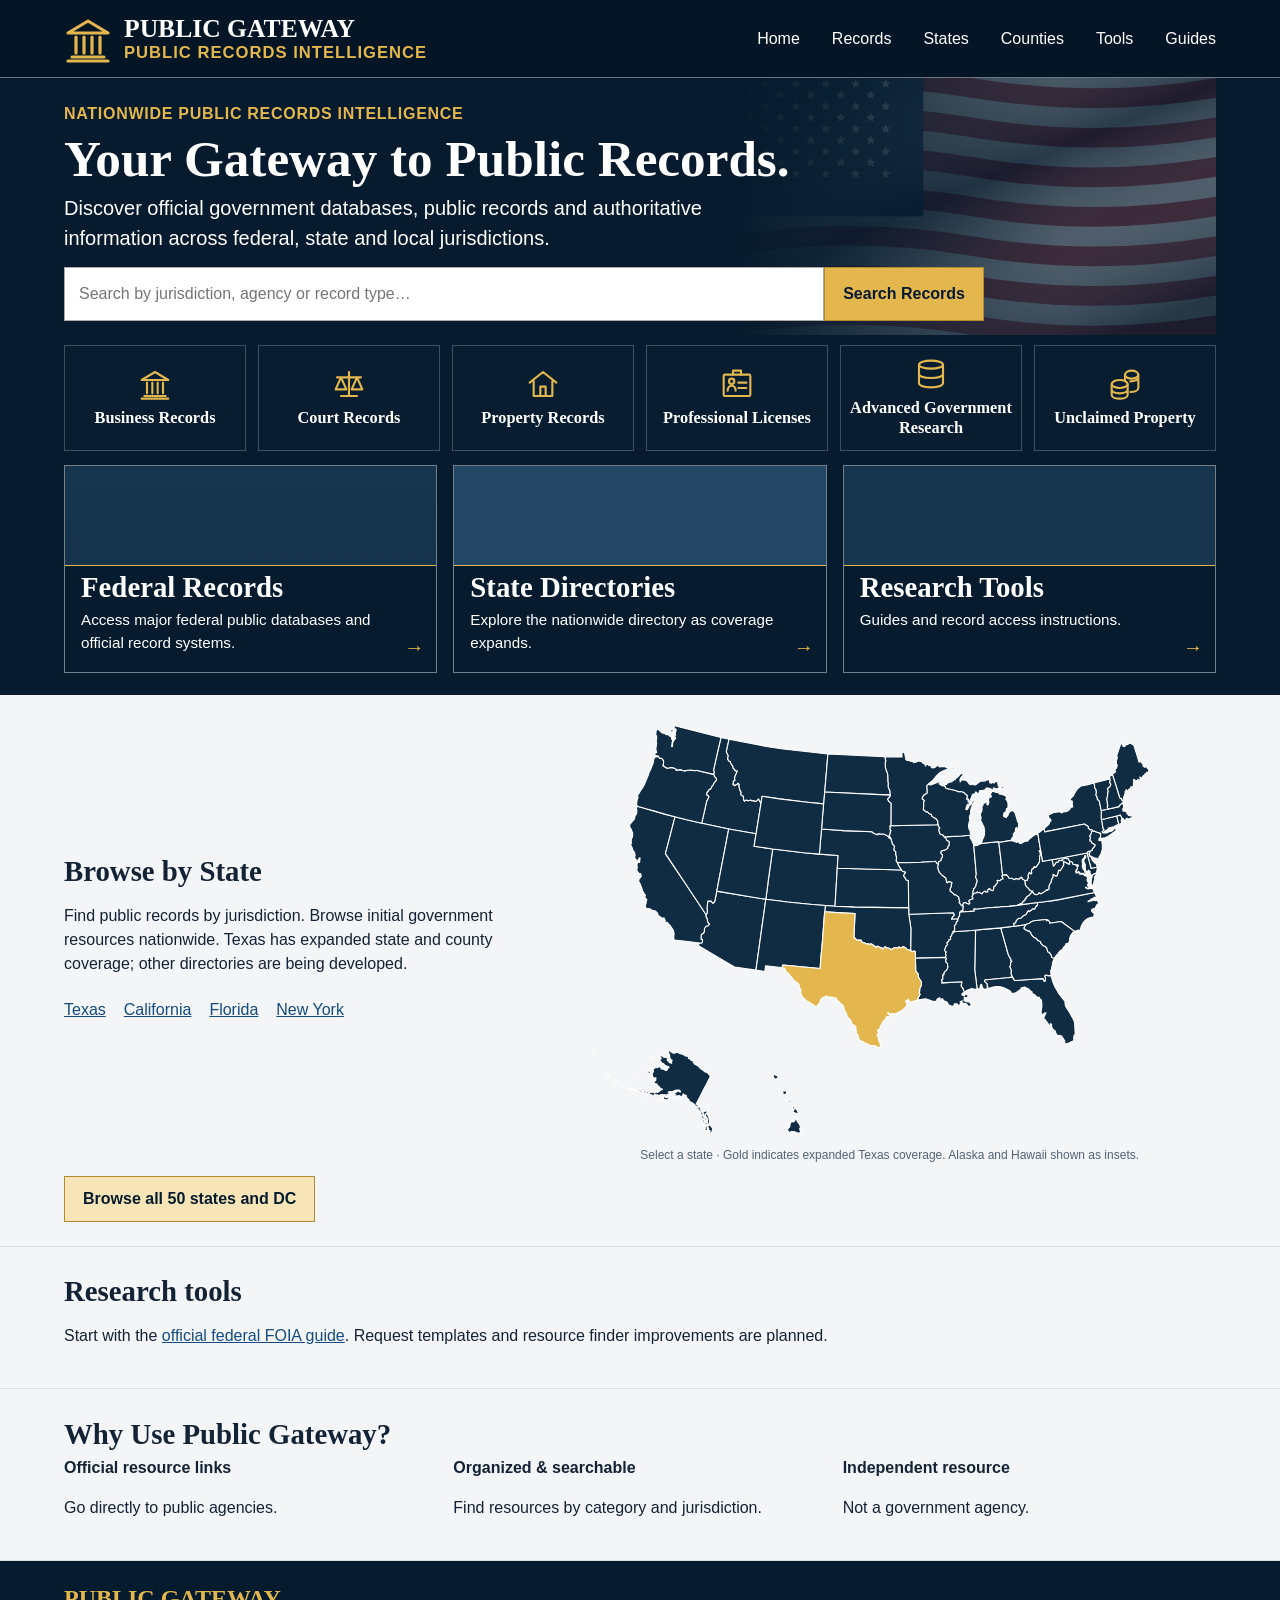
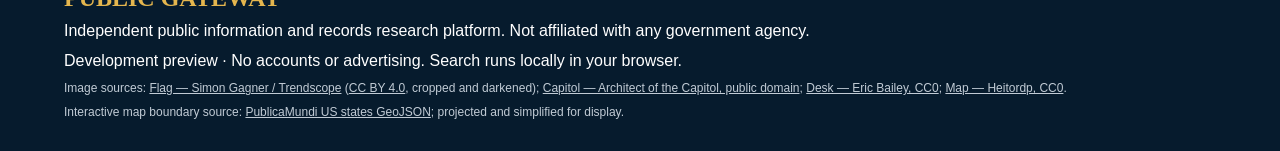
<file: index.html>
<!doctype html><html lang="en"><head><meta charset="utf-8"><meta name="viewport" content="width=device-width,initial-scale=1"><meta name="description" content="Find official federal and Texas public records resources. Independent public information directory."><title>Public Gateway | Public Records Intelligence</title><link rel="stylesheet" href="style.css?v=9"></head><body><header><a class="brand" href="./"><span class="logo" aria-hidden="true"><svg viewBox="0 0 24 24" fill="none" stroke="currentColor" stroke-width="1.6" stroke-linejoin="round" stroke-linecap="round" aria-hidden="true"><path d="M2 9 12 3l10 6H2Zm2 12h16M2 23h20M6 11v8m4-8v8m4-8v8m4-8v8"/></svg></span><span>PUBLIC GATEWAY<small>PUBLIC RECORDS INTELLIGENCE</small></span></a><nav aria-label="Main navigation"><a href="./">Home</a><a href="records.html">Records</a><a href="#states">States</a><a href="counties.html">Counties</a><a href="#tools">Tools</a><a href="#guide">Guides</a></nav></header><main><section class="dark"><div class="hero"><div class="flag" aria-hidden="true"></div><div class="hero-content"><p class="eyebrow">NATIONWIDE PUBLIC RECORDS INTELLIGENCE</p><h1>Your Gateway to Public Records.</h1><p class="intro">Discover official government databases, public records and authoritative information across federal, state and local jurisdictions.</p><form id="search" action="records.html" method="get"><label class="sr" for="query">Search resources</label><input name="q" id="query" placeholder="Search by jurisdiction, agency or record type…"><button>Search Records</button></form></div></div><div class="categories"><button type="button" class="category" data-category="Business Records"><span aria-hidden="true"><svg viewBox="0 0 24 24" fill="none" stroke="currentColor" stroke-width="1.6" stroke-linejoin="round" stroke-linecap="round" aria-hidden="true"><path d="M2 9 12 3l10 6H2Zm2 12h16M2 23h20M6 11v8m4-8v8m4-8v8m4-8v8"/></svg></span>Business Records</button><button type="button" class="category" data-category="Court Records"><span aria-hidden="true"><svg viewBox="0 0 24 24" fill="none" stroke="currentColor" stroke-width="1.6" stroke-linejoin="round" stroke-linecap="round" aria-hidden="true"><path d="M12 3v18m-6 0h12M3 7h18M6 7l-4 9h8L6 7Zm12 0-4 9h8l-4-9Z"/></svg></span>Court Records</button><button type="button" class="category" data-category="Property Records"><span aria-hidden="true"><svg viewBox="0 0 24 24" fill="none" stroke="currentColor" stroke-width="1.6" stroke-linejoin="round" stroke-linecap="round" aria-hidden="true"><path d="m2 11 10-8 10 8M5 10v11h14V10M10 21v-7h4v7"/></svg></span>Property Records</button><button type="button" class="category" data-category="Professional Licenses"><span aria-hidden="true"><svg viewBox="0 0 24 24" fill="none" stroke="currentColor" stroke-width="1.6" stroke-linejoin="round" stroke-linecap="round" aria-hidden="true"><rect x="2" y="5" width="20" height="16" rx="1"/><path d="M9 5V2h6v3M13 11h6m-6 4h6M5 17c0-5 6-5 6 0"/><circle cx="8" cy="10" r="2"/></svg></span>Professional Licenses</button><button type="button" class="category" data-category="Government Databases"><span aria-hidden="true"><svg viewBox="0 0 24 24" fill="none" stroke="currentColor" stroke-width="1.6" stroke-linejoin="round" stroke-linecap="round" aria-hidden="true"><ellipse cx="12" cy="5" rx="9" ry="3"/><path d="M3 5v14c0 4 18 4 18 0V5M3 12c0 4 18 4 18 0"/></svg></span>Advanced Government Research</button><button type="button" class="category" data-category="Unclaimed Property"><span aria-hidden="true"><svg viewBox="0 0 24 24" fill="none" stroke="currentColor" stroke-width="1.6" stroke-linejoin="round" stroke-linecap="round" aria-hidden="true"><ellipse cx="8" cy="12" rx="6" ry="3"/><path d="M2 12v8c0 4 12 4 12 0v-8M2 16c0 4 12 4 12 0"/><ellipse cx="17" cy="5" rx="5" ry="3"/><path d="M12 5v4m10-4v10c0 2-3 3-6 3M16 10c3 0 6-1 6-3"/></svg></span>Unclaimed Property</button></div><div class="features"><a href="records.html?region=Federal" data-region="Federal"><div class="banner federal">★</div><h2>Federal Records</h2><p>Access major federal public databases and official record systems.</p></a><a href="#states"><div class="banner states">USA</div><h2>State Directories</h2><p>Explore the nationwide directory as coverage expands.</p></a><a href="#tools"><div class="banner tools">▤</div><h2>Research Tools</h2><p>Guides and record access instructions.</p></a></div></section><section class="light" id="states"><div class="state-overview"><div><h2>Browse by State</h2><p>Find public records by jurisdiction. Browse initial government resources nationwide. Texas has expanded state and county coverage; other directories are being developed.</p><div class="state-links"><a href="records.html?region=Texas">Texas</a><a href="records.html?region=California">California</a><a href="records.html?region=Florida">Florida</a><a href="records.html?region=New%20York">New York</a></div></div><div class="map-wrap"><svg class="geo-map" viewBox="0 0 780 505" xmlns="http://www.w3.org/2000/svg" aria-label="Select a state on the United States map"><a href="records.html?region=Alabama" aria-label="Alabama, initial government referral available" class="" tabindex="0"><title>Alabama</title><path d="M501.9,251.5L523.2,249.6L526.8,262.3L532.0,280.9L533.9,284.9L535.5,287.2L535.1,288.7L536.7,289.4L534.8,291.6L535.1,293.5L534.2,296.1L536.0,300.5L535.6,304.5L537.4,308.5L531.2,309.3L504.3,311.9L504.1,313.9L507.2,316.6L506.9,319.1L508.0,320.2L506.3,322.6L504.6,323.2L501.2,321.1L500.5,317.4L499.5,317.1L498.5,320.0L498.3,322.7L494.9,322.2L492.1,299.4L492.7,270.5L493.1,253.9L491.7,252.4L501.9,251.5Z" fill-rule="evenodd"/></a><a href="records.html?region=Arizona" aria-label="Arizona, initial government referral available" class="" tabindex="0"><title>Arizona</title><path d="M242.4,215.4L230.6,300.2L205.0,296.4L191.2,288.4L161.5,270.8L163.3,267.7L165.8,267.6L166.7,266.4L166.6,263.6L165.0,263.1L165.2,257.5L168.1,255.8L168.9,253.7L169.1,250.1L171.1,247.8L173.2,247.2L175.0,245.5L173.1,243.0L172.2,238.7L170.7,235.9L171.1,234.0L172.2,232.2L172.5,229.3L172.1,226.3L173.1,217.5L177.5,217.7L178.6,219.8L179.8,220.0L181.5,217.7L183.8,205.7L225.3,212.8L242.4,215.4Z" fill-rule="evenodd"/></a><a href="records.html?region=Arkansas" aria-label="Arkansas, initial government referral available" class="" tabindex="0"><title>Arkansas</title><path d="M415.0,233.4L466.6,231.5L467.8,234.3L466.1,236.2L464.3,239.1L472.1,238.7L471.9,241.5L470.2,242.4L469.9,244.8L467.8,247.4L468.3,251.0L467.2,253.8L466.0,254.2L466.9,255.5L465.0,256.8L464.3,259.4L463.0,260.2L463.4,263.1L461.2,264.1L461.4,265.1L458.9,267.7L459.8,269.3L457.7,271.8L455.9,276.5L458.2,278.4L457.2,279.7L458.0,282.8L457.2,284.9L426.6,285.8L421.2,286.0L421.1,277.9L419.3,277.3L416.9,278.1L415.5,276.7L415.8,250.1L413.3,233.4L415.0,233.4Z" fill-rule="evenodd"/></a><a href="records.html?region=California" aria-label="California, initial government referral available" class="" tabindex="0"><title>California</title><path d="M99.3,107.3L108.4,109.8L122.7,114.0L133.8,116.9L127.3,142.3L122.4,160.9L133.6,177.7L144.5,194.0L153.2,207.1L159.6,216.7L171.1,234.0L170.7,235.9L172.2,238.7L173.1,243.0L175.0,245.5L173.2,247.2L171.1,247.8L169.1,250.1L168.9,253.7L168.1,255.8L165.2,257.5L165.0,263.1L166.6,263.6L166.7,266.4L165.8,267.6L163.3,267.7L146.7,265.7L133.2,264.1L132.1,261.8L132.7,258.7L132.6,254.9L131.5,251.9L128.5,247.5L124.5,243.0L123.4,243.7L121.6,242.7L122.3,241.3L120.9,237.8L117.9,237.8L113.4,234.4L113.2,232.4L110.4,229.4L106.6,228.6L103.7,226.8L99.6,226.1L98.1,223.7L99.6,219.7L99.0,218.9L100.3,216.1L97.8,213.1L98.4,210.1L97.3,209.7L96.1,206.6L94.9,205.7L94.8,203.9L92.0,196.7L90.4,194.3L91.2,189.5L92.0,190.1L93.6,187.6L92.7,184.6L90.6,184.3L88.6,181.3L88.2,179.2L88.9,177.5L88.3,174.8L89.3,170.9L91.5,171.5L92.1,165.9L91.0,166.2L90.1,168.8L87.7,168.7L85.6,166.0L86.2,162.4L85.3,159.2L83.5,156.9L82.9,154.6L80.7,149.9L81.6,148.9L81.5,143.6L83.0,141.1L83.3,136.8L81.7,132.0L79.6,128.9L79.9,126.1L84.5,120.6L85.7,118.7L85.7,116.8L88.0,112.8L88.3,108.5L87.5,107.2L88.9,104.2L99.3,107.3Z" fill-rule="evenodd"/></a><a href="records.html?region=Colorado" aria-label="Colorado, initial government referral available" class="" tabindex="0"><title>Colorado</title><path d="M263.2,156.9L287.7,159.8L306.4,161.5L328.8,163.2L327.8,178.3L325.1,223.8L313.7,222.9L297.9,221.7L268.0,218.7L261.5,217.8L242.4,215.4L244.8,197.8L244.9,196.2L246.7,183.4L250.6,155.4L263.2,156.9Z" fill-rule="evenodd"/></a><a href="records.html?region=Connecticut" aria-label="Connecticut, initial government referral available" class="" tabindex="0"><title>Connecticut</title><path d="M648.2,119.2L661.7,116.0L661.8,116.2L664.1,124.9L663.8,126.4L662.8,126.4L658.3,128.8L652.6,129.9L650.6,132.5L648.2,133.8L645.5,136.2L644.3,134.7L646.6,132.4L645.5,131.4L643.5,120.1L648.2,119.2Z" fill-rule="evenodd"/></a><a href="records.html?region=Delaware" aria-label="Delaware, initial government referral available" class="" tabindex="0"><title>Delaware</title><path d="M630.1,158.1L629.4,160.1L628.5,161.3L629.2,163.6L631.4,165.5L632.6,169.0L635.8,172.3L637.0,172.2L638.6,177.2L631.2,178.7L626.2,160.2L627.7,158.2L630.1,158.1Z" fill-rule="evenodd"/></a><a href="records.html?region=Florida" aria-label="Florida, initial government referral available" class="" tabindex="0"><title>Florida</title><path d="M531.2,309.3L537.4,308.5L539.7,312.6L557.3,311.4L573.8,310.3L574.9,313.3L576.4,313.0L576.6,309.9L575.7,307.2L576.7,305.9L579.8,306.7L583.3,306.7L585.1,313.1L587.9,320.0L593.1,328.9L600.5,338.1L599.8,339.0L600.8,343.6L604.1,348.5L609.7,358.4L611.1,361.6L611.6,365.0L612.2,377.4L611.0,377.8L610.3,381.8L610.9,382.9L608.8,386.1L607.6,385.6L605.3,387.1L601.1,388.5L599.6,387.2L599.8,384.8L595.8,378.8L593.2,377.9L591.3,379.1L589.1,375.8L588.2,372.8L584.9,370.0L584.0,367.9L583.9,364.7L582.3,364.3L582.9,366.1L581.6,366.8L576.2,359.4L574.3,357.6L577.4,351.1L574.9,351.8L573.4,353.9L571.3,351.3L572.4,342.8L571.9,336.0L570.1,334.6L569.3,332.5L566.7,332.4L563.3,329.2L560.8,328.0L560.4,325.8L558.6,325.2L557.0,323.0L551.6,320.3L547.4,321.6L547.9,323.9L546.4,323.6L541.4,327.1L535.7,328.4L535.7,326.7L534.1,324.9L526.9,321.2L521.9,319.9L517.6,319.8L514.0,320.5L506.3,322.6L508.0,320.2L506.9,319.1L507.2,316.6L504.1,313.9L504.3,311.9L531.2,309.3Z" fill-rule="evenodd"/></a><a href="records.html?region=Georgia" aria-label="Georgia, initial government referral available" class="" tabindex="0"><title>Georgia</title><path d="M553.4,245.6L551.2,249.2L551.2,250.7L555.7,253.4L557.0,253.0L559.3,256.0L559.9,257.7L562.3,260.5L565.4,262.0L567.4,264.5L571.1,266.6L571.2,268.3L573.8,270.8L577.4,272.6L578.6,274.9L579.3,278.1L581.1,278.9L583.7,282.5L584.2,285.1L587.3,285.9L585.0,291.5L584.9,294.2L583.9,296.6L584.1,299.0L582.9,300.3L583.3,306.7L579.8,306.7L576.7,305.9L575.7,307.2L576.6,309.9L576.4,313.0L574.9,313.3L573.8,310.3L557.3,311.4L539.7,312.6L537.4,308.5L535.6,304.5L536.0,300.5L534.2,296.1L535.1,293.5L534.8,291.6L536.7,289.4L535.1,288.7L535.5,287.2L533.9,284.9L532.0,280.9L526.8,262.3L523.2,249.6L538.8,247.7L547.3,246.7L553.4,245.6Z" fill-rule="evenodd"/></a><a href="records.html?region=Idaho" aria-label="Idaho, initial government referral available" class="" tabindex="0"><title>Idaho</title><path d="M198.4,24.3L195.2,39.2L197.5,43.9L196.8,47.9L198.3,50.1L200.2,51.2L200.2,52.2L203.2,56.9L203.3,58.6L205.6,60.7L205.5,61.7L208.5,62.2L206.0,67.4L205.0,70.8L205.6,73.2L203.5,74.5L203.9,76.1L203.1,77.7L205.0,79.6L207.9,78.1L209.2,76.7L210.8,78.5L210.3,79.6L210.8,82.7L211.9,86.0L213.0,87.3L212.4,90.1L213.4,91.5L215.5,92.1L216.1,97.1L217.1,98.1L218.5,97.0L221.7,97.6L224.4,96.7L225.7,97.7L228.3,97.5L228.7,98.4L230.9,98.2L233.8,95.5L235.1,98.4L236.7,100.2L230.8,137.1L218.6,135.1L198.1,131.4L165.8,124.6L171.9,97.7L174.3,93.1L173.7,91.7L171.8,91.0L171.5,88.9L174.8,84.1L176.0,83.9L177.5,82.0L177.7,80.5L179.3,79.0L180.4,76.6L183.5,72.7L183.1,70.6L181.0,69.0L180.1,66.2L180.6,63.6L179.9,60.8L180.3,59.6L184.6,40.1L188.8,22.2L198.4,24.3Z" fill-rule="evenodd"/></a><a href="records.html?region=Illinois" aria-label="Illinois, initial government referral available" class="" tabindex="0"><title>Illinois</title><path d="M455.6,140.9L476.0,139.8L486.8,138.9L486.6,141.8L488.6,145.1L490.9,150.4L494.0,186.0L493.0,188.9L494.7,192.0L495.1,194.6L493.9,196.9L493.7,198.9L491.9,202.3L490.5,202.7L491.0,204.5L490.2,205.3L489.8,209.0L490.2,209.9L488.9,212.2L490.2,214.8L485.5,216.6L485.2,218.2L486.4,220.1L485.0,221.4L480.5,219.4L479.2,219.7L477.5,222.5L478.2,223.3L476.3,223.2L473.3,219.1L474.2,218.1L473.1,215.2L472.9,212.9L468.9,209.9L467.7,210.3L466.3,208.4L462.6,205.6L462.5,203.2L464.3,199.2L463.9,197.8L464.9,195.9L463.2,194.9L460.6,194.4L459.4,195.9L458.4,195.0L457.4,190.1L453.4,187.1L449.7,183.3L448.0,178.8L447.8,175.7L448.6,173.5L448.7,170.8L451.8,169.0L452.0,166.6L453.4,165.1L453.4,162.4L451.4,160.3L452.0,157.7L456.3,156.7L459.7,154.6L459.9,152.2L461.3,151.2L461.6,148.2L461.2,146.4L458.6,145.0L458.2,143.5L455.6,140.9Z" fill-rule="evenodd"/></a><a href="records.html?region=Indiana" aria-label="Indiana, initial government referral available" class="" tabindex="0"><title>Indiana</title><path d="M507.8,148.0L520.8,146.6L520.9,147.6L523.1,165.5L525.4,186.5L524.6,187.3L526.1,191.3L524.0,191.6L522.1,193.3L519.0,192.9L519.5,195.9L517.7,197.3L517.1,199.3L515.1,200.3L514.5,204.2L513.2,205.3L510.5,204.2L509.9,202.5L507.5,204.7L507.9,206.3L505.3,207.1L504.4,205.7L501.6,207.5L500.8,209.2L497.6,207.2L496.1,207.8L495.0,206.8L494.1,208.0L491.2,208.4L490.2,209.9L489.8,209.0L490.2,205.3L491.0,204.5L490.5,202.7L491.9,202.3L493.7,198.9L493.9,196.9L495.1,194.6L494.7,192.0L493.0,188.9L494.0,186.0L490.9,150.4L492.1,151.3L495.5,151.0L498.6,149.0L507.8,148.0Z" fill-rule="evenodd"/></a><a href="records.html?region=Iowa" aria-label="Iowa, initial government referral available" class="" tabindex="0"><title>Iowa</title><path d="M446.9,126.4L448.6,126.3L448.8,128.5L450.5,129.9L449.3,131.8L449.8,135.2L450.8,137.5L454.7,139.0L455.6,140.9L458.2,143.5L458.6,145.0L461.2,146.4L461.6,148.2L461.3,151.2L459.9,152.2L459.7,154.6L456.3,156.7L452.0,157.7L451.4,160.3L453.4,162.4L453.4,165.1L452.0,166.6L451.8,169.0L448.7,170.8L448.6,173.5L447.4,173.1L445.0,170.1L443.8,170.3L427.7,171.3L412.2,171.8L399.4,171.6L398.1,169.6L398.7,165.7L397.6,162.3L397.6,158.5L395.7,157.2L395.4,155.1L396.1,153.3L395.3,150.7L393.8,149.7L391.8,142.9L389.8,139.5L390.8,137.3L391.2,134.3L392.0,133.3L390.6,131.8L391.0,129.1L390.4,127.9L391.9,127.6L446.9,126.4Z" fill-rule="evenodd"/></a><a href="records.html?region=Kansas" aria-label="Kansas, initial government referral available" class="" tabindex="0"><title>Kansas</title><path d="M329.5,178.4L404.6,180.5L405.8,181.9L409.5,183.0L407.0,187.4L408.4,188.9L410.3,192.4L412.8,193.1L413.2,225.8L348.2,224.9L325.1,223.8L327.8,178.3L329.5,178.4Z" fill-rule="evenodd"/></a><a href="records.html?region=Kentucky" aria-label="Kentucky, initial government referral available" class="" tabindex="0"><title>Kentucky</title><path d="M536.5,190.3L539.4,192.0L541.1,190.7L545.6,191.2L546.6,189.6L548.2,188.9L549.1,191.3L550.4,191.6L552.3,193.4L552.6,198.0L554.4,200.6L556.6,202.6L557.4,204.2L559.9,205.6L561.5,205.7L557.6,210.3L553.6,213.2L553.8,214.3L552.2,215.5L552.2,216.9L550.0,217.8L549.5,219.5L543.4,222.5L543.3,222.8L533.1,223.9L524.2,224.4L521.9,224.8L508.7,225.6L493.8,227.4L491.2,226.9L491.6,229.6L476.8,230.6L475.3,230.9L475.8,228.9L477.7,229.5L478.2,223.3L477.5,222.5L479.2,219.7L480.5,219.4L485.0,221.4L486.4,220.1L485.2,218.2L485.5,216.6L490.2,214.8L488.9,212.2L490.2,209.9L491.2,208.4L494.1,208.0L495.0,206.8L496.1,207.8L497.6,207.2L500.8,209.2L501.6,207.5L504.4,205.7L505.3,207.1L507.9,206.3L507.5,204.7L509.9,202.5L510.5,204.2L513.2,205.3L514.5,204.2L515.1,200.3L517.1,199.3L517.7,197.3L519.5,195.9L519.0,192.9L522.1,193.3L524.0,191.6L526.1,191.3L524.6,187.3L525.4,186.5L529.8,186.0L532.5,188.8L532.9,190.1L536.5,190.3Z" fill-rule="evenodd"/></a><a href="records.html?region=Louisiana" aria-label="Louisiana, initial government referral available" class="" tabindex="0"><title>Louisiana</title><path d="M426.6,285.8L457.2,284.9L458.4,286.6L457.6,287.3L457.6,290.4L459.5,292.2L460.1,296.6L458.7,300.2L455.8,302.5L455.2,305.9L454.0,305.6L454.0,311.1L452.5,311.4L453.5,314.3L452.7,315.4L476.9,314.1L475.9,319.1L478.3,322.2L478.9,324.7L480.6,326.1L476.9,328.4L476.7,329.9L479.9,330.7L481.1,328.2L483.9,330.4L483.9,332.3L482.4,333.2L479.4,332.7L479.8,334.1L479.0,336.3L481.6,338.0L485.7,338.3L487.2,340.4L488.4,340.6L486.5,343.3L484.2,343.0L482.1,340.5L477.2,339.4L477.0,336.9L474.7,337.9L475.0,340.0L474.0,342.0L472.3,342.5L470.9,340.3L467.9,340.4L467.0,342.8L465.0,343.5L462.8,342.3L461.0,342.2L459.2,338.6L456.2,337.1L455.0,337.4L453.8,334.3L450.4,334.9L450.2,333.0L446.9,334.9L447.4,336.3L444.9,337.7L440.9,337.2L436.2,335.3L432.9,334.5L425.8,335.5L424.9,336.0L423.7,334.6L426.7,329.2L425.6,326.3L426.5,324.7L426.0,322.7L427.2,321.1L428.5,317.2L428.2,314.0L424.5,308.0L424.4,304.7L421.6,301.4L421.2,286.0L426.6,285.8Z" fill-rule="evenodd"/></a><a href="records.html?region=Maine" aria-label="Maine, initial government referral available" class="" tabindex="0"><title>Maine</title><path d="M669.4,97.8L667.8,97.1L667.6,95.6L665.5,94.4L659.6,75.5L656.6,66.2L660.5,63.0L659.5,62.2L660.5,59.5L662.0,58.0L661.4,57.2L662.6,55.5L661.4,53.1L661.4,49.0L662.5,47.3L662.0,43.1L666.5,29.9L668.4,29.9L669.3,32.5L670.9,33.1L673.6,30.6L675.6,30.0L676.7,28.6L680.1,30.0L682.3,31.4L687.3,47.4L688.2,51.3L692.0,51.3L692.0,53.1L693.4,54.4L693.1,56.0L695.2,57.8L697.0,56.7L700.4,61.2L699.0,64.2L697.5,63.7L697.0,65.6L695.4,65.6L695.7,67.0L693.7,67.5L691.6,71.5L690.3,69.5L689.2,69.7L690.3,71.8L688.3,73.7L687.2,72.0L686.4,73.3L683.7,74.1L683.0,72.0L681.6,72.9L682.3,74.3L681.8,77.9L682.3,78.7L680.9,81.0L678.8,80.9L678.2,83.1L676.7,83.8L675.8,85.6L674.1,85.8L673.2,84.3L671.6,87.5L672.6,88.9L671.1,89.9L671.3,91.3L669.9,93.5L669.4,97.8Z" fill-rule="evenodd"/></a><a href="records.html?region=Maryland" aria-label="Maryland, initial government referral available" class="" tabindex="0"><title>Maryland</title><path d="M629.4,186.9L629.2,187.0L628.9,187.1L629.4,186.9ZM584.7,168.3L626.2,160.2L631.2,178.7L638.6,177.2L637.8,183.9L636.1,184.6L633.1,186.1L630.8,187.3L630.4,184.9L629.2,184.1L630.3,182.8L628.0,180.7L627.7,181.9L625.3,182.1L623.9,179.6L624.6,179.5L624.0,176.0L624.4,174.4L622.4,169.9L623.1,166.9L624.9,166.0L624.6,163.1L623.3,163.7L623.5,165.2L620.9,167.7L620.4,169.6L621.1,173.9L620.5,176.2L621.7,179.5L623.6,181.6L623.8,183.4L625.1,185.0L624.9,186.3L621.8,184.5L617.8,184.1L616.2,182.1L614.3,183.8L613.2,182.2L614.4,179.6L614.9,177.0L616.1,175.1L614.4,174.0L613.6,175.1L611.9,174.0L609.4,173.7L608.9,171.5L607.4,170.5L605.7,170.6L603.6,166.7L601.6,167.1L599.5,166.1L598.6,167.4L596.8,167.7L596.7,169.4L593.1,168.9L591.3,171.6L589.7,171.3L587.9,174.3L586.0,176.0L584.7,168.3Z" fill-rule="evenodd"/></a><a href="records.html?region=Massachusetts" aria-label="Massachusetts, initial government referral available" class="" tabindex="0"><title>Massachusetts</title><path d="M667.8,100.9L668.9,100.8L670.0,103.3L670.1,105.5L668.9,107.8L669.5,110.1L671.9,109.8L673.9,111.7L674.2,113.6L675.5,113.8L676.0,115.4L679.4,116.0L682.5,113.7L682.3,115.9L677.7,119.1L675.8,119.7L674.3,118.6L672.7,119.5L672.9,120.6L671.1,121.7L669.5,119.3L669.1,118.9L667.7,118.2L666.2,114.9L664.6,115.3L661.8,116.2L661.7,116.0L648.2,119.2L643.5,120.1L643.2,119.6L643.4,109.4L652.1,107.5L664.5,104.7L665.3,103.1L667.8,100.9Z" fill-rule="evenodd"/></a><a href="records.html?region=Michigan" aria-label="Michigan, initial government referral available" class="" tabindex="0"><title>Michigan</title><path d="M535.8,145.1L520.9,147.6L520.8,146.6L507.8,148.0L498.6,149.0L500.6,146.8L501.8,143.2L503.0,141.0L503.7,138.1L503.9,133.9L503.2,129.5L499.1,121.1L499.7,117.7L498.6,113.8L500.7,109.6L500.9,106.1L500.3,104.4L502.0,103.5L502.0,101.0L504.6,100.0L506.4,97.1L506.8,102.5L507.9,102.7L509.0,99.8L508.6,95.2L509.3,94.0L512.1,92.9L510.8,89.8L512.4,86.9L514.7,86.5L517.5,87.9L520.1,87.8L521.6,89.8L523.6,89.7L527.1,91.2L528.3,91.0L530.5,93.9L529.3,95.8L530.9,97.8L531.8,100.3L531.9,105.9L529.9,107.6L529.8,110.6L527.3,111.9L526.4,115.5L527.1,116.7L529.8,117.6L531.6,115.5L533.4,111.3L536.9,109.3L538.8,110.2L540.2,112.2L542.2,118.3L542.9,121.3L544.6,124.9L544.2,130.5L542.6,131.6L542.2,129.6L541.1,130.4L540.4,135.1L538.4,137.1L538.2,140.6L535.8,143.9L535.8,145.1ZM506.5,88.0L506.9,89.8L505.5,90.3L505.8,87.7L506.5,88.0ZM485.6,99.7L483.9,98.3L484.7,96.0L482.2,95.9L483.0,93.8L482.9,91.2L480.5,89.5L479.2,87.8L474.6,86.7L473.3,87.3L468.7,85.4L457.8,83.1L456.5,80.6L454.5,79.8L458.4,78.0L460.1,76.1L464.6,75.1L467.3,72.7L468.7,72.5L469.7,70.8L472.7,68.4L474.2,66.4L476.5,65.0L478.9,65.8L475.2,70.7L474.4,72.4L474.7,75.1L476.5,72.9L480.0,72.9L482.9,74.1L485.8,78.0L487.2,78.6L489.7,77.7L490.4,78.5L493.1,78.8L498.3,74.8L501.1,74.2L504.9,73.9L507.4,72.5L509.3,72.2L510.2,76.3L512.3,76.6L514.3,75.7L515.2,76.6L516.4,75.2L519.4,74.4L520.1,79.6L521.7,81.6L523.8,82.0L523.9,80.5L525.9,80.2L527.1,81.6L526.4,82.9L520.6,82.6L517.9,83.6L514.8,82.2L514.1,83.9L514.7,85.2L513.3,85.1L511.1,83.3L507.7,82.4L505.9,82.5L504.5,84.7L501.8,85.5L498.8,85.4L497.7,86.3L497.6,88.0L494.5,89.7L494.5,87.7L493.0,87.4L492.6,89.5L490.2,89.8L489.2,90.8L488.0,94.5L485.4,99.3L485.6,99.7ZM469.5,57.8L467.1,59.8L465.8,60.2L465.8,58.6L471.9,54.6L470.9,57.2L469.5,57.8Z" fill-rule="evenodd"/></a><a href="records.html?region=Minnesota" aria-label="Minnesota, initial government referral available" class="" tabindex="0"><title>Minnesota</title><path d="M437.9,78.6L437.1,78.0L435.0,79.3L435.4,88.1L434.8,89.1L431.9,90.4L429.6,93.7L429.5,95.8L430.7,96.0L432.1,97.8L430.9,100.1L431.2,102.7L430.7,108.2L433.6,110.8L435.8,111.0L437.0,112.6L440.3,114.1L440.9,116.1L444.1,118.5L445.8,119.0L448.1,122.2L447.9,124.6L448.6,126.3L446.9,126.4L391.9,127.6L392.0,100.5L389.6,98.8L387.8,95.9L390.6,92.7L390.9,91.0L390.5,85.0L389.3,83.5L388.5,80.2L388.7,76.2L388.3,75.5L388.0,65.9L386.1,60.9L385.3,58.0L385.1,52.0L385.8,49.9L384.5,45.2L405.2,45.3L405.1,39.6L407.1,39.7L408.4,40.8L409.8,48.5L410.9,49.4L414.2,49.6L414.6,50.3L418.4,50.6L418.9,52.2L422.2,51.7L422.2,51.1L424.7,50.2L427.0,50.4L429.6,51.6L430.4,53.1L431.9,52.9L433.4,56.1L434.0,54.7L436.5,54.0L437.0,55.3L440.0,56.2L440.1,57.5L441.6,58.5L444.6,57.8L446.4,56.2L448.8,55.2L449.8,57.3L451.5,56.7L453.6,57.1L455.9,56.6L458.7,58.3L461.3,57.9L461.2,58.7L457.9,60.8L453.3,62.5L450.3,64.2L446.1,68.3L444.3,70.8L441.5,73.6L437.1,77.4L437.9,78.6Z" fill-rule="evenodd"/></a><a href="records.html?region=Mississippi" aria-label="Mississippi, initial government referral available" class="" tabindex="0"><title>Mississippi</title><path d="M488.4,252.7L491.7,252.4L493.1,253.9L492.7,270.5L492.1,299.4L494.9,322.2L493.6,323.0L490.4,322.9L489.1,322.0L486.0,322.9L481.9,324.9L480.6,326.1L478.9,324.7L478.3,322.2L475.9,319.1L476.9,314.1L452.7,315.4L453.5,314.3L452.5,311.4L454.0,311.1L454.0,305.6L455.2,305.9L455.8,302.5L458.7,300.2L460.1,296.6L459.5,292.2L457.6,290.4L457.6,287.3L458.4,286.6L457.2,284.9L458.0,282.8L457.2,279.7L458.2,278.4L455.9,276.5L457.7,271.8L459.8,269.3L458.9,267.7L461.4,265.1L461.2,264.1L463.4,263.1L463.0,260.2L464.3,259.4L465.0,256.8L466.9,255.5L466.0,254.2L488.4,252.7Z" fill-rule="evenodd"/></a><a href="records.html?region=Missouri" aria-label="Missouri, initial government referral available" class="" tabindex="0"><title>Missouri</title><path d="M443.8,170.3L445.0,170.1L447.4,173.1L448.6,173.5L447.8,175.7L448.0,178.8L449.7,183.3L453.4,187.1L457.4,190.1L458.4,195.0L459.4,195.9L460.6,194.4L463.2,194.9L464.9,195.9L463.9,197.8L464.3,199.2L462.5,203.2L462.6,205.6L466.3,208.4L467.7,210.3L468.9,209.9L472.9,212.9L473.1,215.2L474.2,218.1L473.3,219.1L476.3,223.2L478.2,223.3L477.7,229.5L475.8,228.9L475.3,230.9L474.5,230.9L473.9,231.0L474.2,234.7L472.1,238.7L464.3,239.1L466.1,236.2L467.8,234.3L466.6,231.5L415.0,233.4L413.3,233.4L413.2,225.8L412.8,193.1L410.3,192.4L408.4,188.9L407.0,187.4L409.5,183.0L405.8,181.9L404.6,180.5L401.8,176.5L399.4,171.6L412.2,171.8L427.7,171.3L443.8,170.3Z" fill-rule="evenodd"/></a><a href="records.html?region=Montana" aria-label="Montana, initial government referral available" class="" tabindex="0"><title>Montana</title><path d="M316.6,41.9L315.2,58.8L312.8,87.3L311.6,101.5L311.4,101.5L291.9,99.5L258.6,95.5L237.9,92.4L236.7,100.2L235.1,98.4L233.8,95.5L230.9,98.2L228.7,98.4L228.3,97.5L225.7,97.7L224.4,96.7L221.7,97.6L218.5,97.0L217.1,98.1L216.1,97.1L215.5,92.1L213.4,91.5L212.4,90.1L213.0,87.3L211.9,86.0L210.8,82.7L210.3,79.6L210.8,78.5L209.2,76.7L207.9,78.1L205.0,79.6L203.1,77.7L203.9,76.1L203.5,74.5L205.6,73.2L205.0,70.8L206.0,67.4L208.5,62.2L205.5,61.7L205.6,60.7L203.3,58.6L203.2,56.9L200.2,52.2L200.2,51.2L198.3,50.1L196.8,47.9L197.5,43.9L195.2,39.2L198.4,24.3L242.9,32.8L263.1,35.8L316.6,41.9Z" fill-rule="evenodd"/></a><a href="records.html?region=Nebraska" aria-label="Nebraska, initial government referral available" class="" tabindex="0"><title>Nebraska</title><path d="M316.9,132.0L335.4,133.4L369.5,134.8L369.8,135.6L375.4,138.4L376.7,137.0L378.3,137.3L383.4,137.4L389.2,140.3L389.9,142.4L391.8,142.9L393.8,149.7L395.3,150.7L396.1,153.3L395.4,155.1L395.7,157.2L397.6,158.5L397.6,162.3L398.7,165.7L398.1,169.6L399.4,171.6L401.8,176.5L404.6,180.5L329.5,178.4L327.8,178.3L328.8,163.2L306.4,161.5L309.0,131.4L316.9,132.0Z" fill-rule="evenodd"/></a><a href="records.html?region=Nevada" aria-label="Nevada, initial government referral available" class="" tabindex="0"><title>Nevada</title><path d="M165.8,124.6L198.1,131.4L183.8,205.7L181.5,217.7L179.8,220.0L178.6,219.8L177.5,217.7L173.1,217.5L172.1,226.3L172.5,229.3L172.2,232.2L171.1,234.0L159.6,216.7L153.2,207.1L144.5,194.0L133.6,177.7L122.4,160.9L127.3,142.3L133.8,116.9L147.8,120.5L165.8,124.6Z" fill-rule="evenodd"/></a><a href="records.html?region=New%20Hampshire" aria-label="New Hampshire, initial government referral available" class="" tabindex="0"><title>New Hampshire</title><path d="M656.6,66.2L659.6,75.5L665.5,94.4L667.6,95.6L667.8,97.1L669.4,97.8L668.9,100.8L667.8,100.9L665.3,103.1L664.5,104.7L652.1,107.5L650.9,106.6L650.4,104.4L651.2,103.3L650.5,101.3L649.8,94.9L650.9,91.6L650.9,88.1L651.5,86.6L650.6,83.0L653.7,80.8L654.7,77.9L653.1,75.7L653.9,73.0L653.4,71.6L653.9,67.5L656.3,67.2L656.6,66.2Z" fill-rule="evenodd"/></a><a href="records.html?region=New%20Jersey" aria-label="New Jersey, initial government referral available" class="" tabindex="0"><title>New Jersey</title><path d="M638.6,135.4L642.7,136.7L642.4,141.3L640.8,142.7L640.4,145.1L643.7,145.6L644.3,147.2L644.8,155.4L642.7,162.1L640.9,164.4L639.7,168.5L638.1,166.4L634.5,165.9L629.8,163.5L629.1,161.4L629.0,161.1L629.4,160.1L630.1,158.1L632.8,156.2L632.7,155.1L635.6,151.9L635.8,150.4L632.0,148.2L631.5,146.3L630.0,146.2L629.5,144.5L630.6,141.5L629.3,140.2L631.4,136.5L631.6,134.7L632.8,133.4L638.6,135.4Z" fill-rule="evenodd"/></a><a href="records.html?region=New%20Mexico" aria-label="New Mexico, initial government referral available" class="" tabindex="0"><title>New Mexico</title><path d="M261.5,217.8L268.0,218.7L297.9,221.7L313.7,222.9L313.2,230.4L312.7,230.4L309.9,267.9L308.4,283.2L307.3,298.3L262.6,294.1L262.1,295.5L263.3,297.4L242.1,294.9L241.2,301.7L230.6,300.2L242.4,215.4L261.5,217.8Z" fill-rule="evenodd"/></a><a href="records.html?region=New%20York" aria-label="New York, initial government referral available" class="" tabindex="0"><title>New York</title><path d="M634.5,76.4L635.4,79.4L635.5,82.2L637.1,84.6L637.5,87.5L637.0,90.8L638.9,94.6L638.6,95.9L640.9,97.9L643.0,108.1L643.4,109.4L643.2,119.6L643.5,120.1L645.5,131.4L646.6,132.4L644.3,134.7L645.5,136.2L650.4,136.3L651.2,135.2L655.2,134.2L657.1,133.2L659.8,130.0L660.5,131.6L662.4,131.9L658.9,135.1L651.3,140.4L647.9,141.9L645.5,142.3L643.9,143.5L642.4,141.3L642.7,136.7L638.6,135.4L632.8,133.4L632.1,132.4L630.4,132.7L627.9,130.7L627.6,128.4L625.9,127.0L625.1,127.3L623.5,125.5L575.7,134.9L575.0,131.2L575.0,130.9L580.9,125.5L581.6,123.3L583.5,121.5L582.2,119.2L581.2,118.8L579.8,114.9L585.8,112.0L591.3,111.1L593.6,111.0L596.3,112.2L597.7,111.2L602.4,110.4L604.9,108.8L607.4,105.5L609.3,105.0L608.5,100.9L608.9,98.4L606.2,97.3L606.4,95.3L610.0,91.9L611.1,89.4L615.0,83.4L619.2,79.9L626.3,78.7L634.5,76.4Z" fill-rule="evenodd"/></a><a href="records.html?region=North%20Carolina" aria-label="North Carolina, initial government referral available" class="" tabindex="0"><title>North Carolina</title><path d="M575.3,218.5L583.5,217.4L592.7,215.9L635.3,207.4L638.0,213.0L634.6,213.2L634.3,214.0L630.5,215.7L630.1,216.7L627.5,217.5L627.8,218.5L630.9,217.1L631.5,217.6L634.9,216.2L636.3,217.3L638.3,216.3L639.9,219.7L639.5,221.5L638.1,222.0L635.9,226.3L632.0,227.3L631.9,229.9L634.1,232.1L635.6,232.3L633.9,237.0L631.6,236.9L627.9,238.1L625.4,239.5L621.8,243.2L619.3,247.6L618.5,252.6L615.7,252.1L611.5,253.9L595.2,242.1L581.7,244.2L581.6,242.4L579.3,240.2L578.2,241.3L577.9,239.7L563.0,241.2L559.8,242.3L557.4,244.0L553.4,245.6L547.3,246.7L538.8,247.7L538.7,244.1L541.0,243.5L541.6,240.9L544.3,238.3L547.6,237.8L550.2,235.1L553.2,233.8L555.3,230.1L556.8,228.9L557.3,230.3L561.6,226.8L563.9,227.0L564.9,224.0L567.0,222.9L567.0,219.3L575.3,218.5Z" fill-rule="evenodd"/></a><a href="records.html?region=North%20Dakota" aria-label="North Dakota, initial government referral available" class="" tabindex="0"><title>North Dakota</title><path d="M384.5,45.2L385.8,49.9L385.1,52.0L385.3,58.0L386.1,60.9L388.0,65.9L388.3,75.5L388.7,76.2L388.5,80.2L389.3,83.5L390.5,85.0L390.9,91.0L312.8,87.3L315.2,58.8L316.6,41.9L384.5,45.2Z" fill-rule="evenodd"/></a><a href="records.html?region=Ohio" aria-label="Ohio, initial government referral available" class="" tabindex="0"><title>Ohio</title><path d="M567.5,136.6L570.8,156.7L569.2,157.8L570.3,159.3L570.6,161.6L569.7,165.4L569.5,171.1L565.9,176.6L564.5,177.5L563.1,176.7L562.2,179.0L560.8,179.1L559.8,182.2L560.4,183.9L559.4,185.5L557.4,183.4L555.8,187.4L556.7,189.6L555.4,190.6L555.3,192.6L552.3,193.4L550.4,191.6L549.1,191.3L548.2,188.9L546.6,189.6L545.6,191.2L541.1,190.7L539.4,192.0L536.5,190.3L532.9,190.1L532.5,188.8L529.8,186.0L525.4,186.5L523.1,165.5L520.9,147.6L535.8,145.1L540.4,146.6L542.0,147.6L542.9,146.3L545.7,148.4L547.3,148.9L552.1,146.2L555.2,146.1L558.0,142.8L562.4,139.4L567.5,136.6L567.5,136.6Z" fill-rule="evenodd"/></a><a href="records.html?region=Oklahoma" aria-label="Oklahoma, initial government referral available" class="" tabindex="0"><title>Oklahoma</title><path d="M348.2,224.9L413.2,225.8L413.3,233.4L415.8,250.1L415.5,276.7L410.8,275.1L409.5,273.4L406.3,271.9L405.5,273.3L402.3,273.2L401.7,272.4L398.8,273.9L397.5,273.1L394.9,273.8L392.4,276.1L391.5,274.8L388.9,273.7L386.2,273.7L385.4,271.9L382.2,275.3L381.2,273.4L379.8,273.9L378.7,272.7L375.8,271.5L373.6,273.4L372.7,271.3L371.0,271.0L370.0,269.4L367.6,268.6L366.0,270.0L365.1,268.7L362.6,268.8L360.0,267.4L357.5,267.5L356.7,264.6L352.8,264.3L351.3,264.7L348.7,261.7L347.7,261.8L349.0,232.5L327.3,231.4L313.2,230.4L313.7,222.9L325.1,223.8L348.2,224.9Z" fill-rule="evenodd"/></a><a href="records.html?region=Oregon" aria-label="Oregon, initial government referral available" class="" tabindex="0"><title>Oregon</title><path d="M117.3,47.1L118.3,47.3L120.0,49.4L120.4,51.4L119.6,55.9L124.4,58.9L129.4,57.9L132.3,58.4L135.3,60.1L135.3,61.1L141.4,60.5L142.6,61.6L145.7,62.0L148.6,61.2L153.3,61.1L157.5,61.8L159.1,61.2L180.1,66.2L181.0,69.0L183.1,70.6L183.5,72.7L180.4,76.6L179.3,79.0L177.7,80.5L177.5,82.0L176.0,83.9L174.8,84.1L171.5,88.9L171.8,91.0L173.7,91.7L174.3,93.1L171.9,97.7L165.8,124.6L147.8,120.5L133.8,116.9L122.7,114.0L108.4,109.8L99.3,107.3L88.9,104.2L87.9,102.1L88.5,97.2L89.7,94.0L89.1,91.0L90.8,89.0L92.8,85.3L95.5,81.7L97.3,78.3L102.2,66.4L102.5,64.7L105.1,59.6L107.8,52.4L108.5,48.1L109.7,45.8L114.3,44.9L115.6,47.1L117.3,47.1Z" fill-rule="evenodd"/></a><a href="records.html?region=Pennsylvania" aria-label="Pennsylvania, initial government referral available" class="" tabindex="0"><title>Pennsylvania</title><path d="M575.0,131.2L575.7,134.9L623.5,125.5L625.1,127.3L625.9,127.0L627.6,128.4L627.9,130.7L630.4,132.7L632.1,132.4L632.8,133.4L631.6,134.7L631.4,136.5L629.3,140.2L630.6,141.5L629.5,144.5L630.0,146.2L631.5,146.3L632.0,148.2L635.8,150.4L635.6,151.9L632.7,155.1L632.8,156.2L630.1,158.1L627.7,158.2L626.2,160.2L584.7,168.3L573.0,170.3L570.8,156.7L567.5,136.6L567.5,136.6L569.4,135.5L575.0,130.9L575.0,131.2Z" fill-rule="evenodd"/></a><a href="records.html?region=Rhode%20Island" aria-label="Rhode Island, initial government referral available" class="" tabindex="0"><title>Rhode Island</title><path d="M669.5,119.3L671.1,121.7L669.0,122.6L669.5,119.3ZM664.6,115.3L666.2,114.9L667.7,118.2L669.1,118.9L667.8,119.0L667.2,121.5L667.7,124.6L663.8,126.4L664.1,124.9L661.8,116.2L664.6,115.3Z" fill-rule="evenodd"/></a><a href="records.html?region=South%20Carolina" aria-label="South Carolina, initial government referral available" class="" tabindex="0"><title>South Carolina</title><path d="M557.4,244.0L559.8,242.3L563.0,241.2L577.9,239.7L578.2,241.3L579.3,240.2L581.6,242.4L581.7,244.2L595.2,242.1L611.5,253.9L609.5,255.0L607.3,257.9L605.4,262.2L605.5,265.4L603.8,268.2L601.0,268.7L600.7,270.6L598.2,273.1L596.9,275.4L594.5,276.8L592.1,279.5L592.0,280.6L589.6,282.3L587.3,285.9L584.2,285.1L583.7,282.5L581.1,278.9L579.3,278.1L578.6,274.9L577.4,272.6L573.8,270.8L571.2,268.3L571.1,266.6L567.4,264.5L565.4,262.0L562.3,260.5L559.9,257.7L559.3,256.0L557.0,253.0L555.7,253.4L551.2,250.7L551.2,249.2L553.4,245.6L557.4,244.0Z" fill-rule="evenodd"/></a><a href="records.html?region=South%20Dakota" aria-label="South Dakota, initial government referral available" class="" tabindex="0"><title>South Dakota</title><path d="M312.8,87.3L390.9,91.0L390.6,92.7L387.8,95.9L389.6,98.8L392.0,100.5L391.9,127.6L390.4,127.9L391.0,129.1L390.6,131.8L392.0,133.3L391.2,134.3L390.8,137.3L389.8,139.5L391.8,142.9L389.9,142.4L389.2,140.3L383.4,137.4L378.3,137.3L376.7,137.0L375.4,138.4L369.8,135.6L369.5,134.8L335.4,133.4L316.9,132.0L309.0,131.4L311.4,101.5L311.6,101.5L312.8,87.3Z" fill-rule="evenodd"/></a><a href="records.html?region=Tennessee" aria-label="Tennessee, initial government referral available" class="" tabindex="0"><title>Tennessee</title><path d="M491.6,229.6L491.2,226.9L493.8,227.4L508.7,225.6L521.9,224.8L524.2,224.4L533.1,223.9L543.3,222.8L543.4,222.5L567.0,219.3L567.0,222.9L564.9,224.0L563.9,227.0L561.6,226.8L557.3,230.3L556.8,228.9L555.3,230.1L553.2,233.8L550.2,235.1L547.6,237.8L544.3,238.3L541.6,240.9L541.0,243.5L538.7,244.1L538.8,247.7L523.2,249.6L501.9,251.5L491.7,252.4L488.4,252.7L466.0,254.2L467.2,253.8L468.3,251.0L467.8,247.4L469.9,244.8L470.2,242.4L471.9,241.5L472.1,238.7L474.2,234.7L473.9,231.0L474.5,230.9L475.3,230.9L476.8,230.6L491.6,229.6Z" fill-rule="evenodd"/></a><a href="records.html?region=Texas" aria-label="Texas, resources available" class="available" tabindex="0"><title>Texas</title><path d="M327.3,231.4L349.0,232.5L347.7,261.8L348.7,261.7L351.3,264.7L352.8,264.3L356.7,264.6L357.5,267.5L360.0,267.4L362.6,268.8L365.1,268.7L366.0,270.0L367.6,268.6L370.0,269.4L371.0,271.0L372.7,271.3L373.6,273.4L375.8,271.5L378.7,272.7L379.8,273.9L381.2,273.4L382.2,275.3L385.4,271.9L386.2,273.7L388.9,273.7L391.5,274.8L392.4,276.1L394.9,273.8L397.5,273.1L398.8,273.9L401.7,272.4L402.3,273.2L405.5,273.3L406.3,271.9L409.5,273.4L410.8,275.1L415.5,276.7L416.9,278.1L419.3,277.3L421.1,277.9L421.2,286.0L421.6,301.4L424.4,304.7L424.5,308.0L428.2,314.0L428.5,317.2L427.2,321.1L426.0,322.7L426.5,324.7L425.6,326.3L426.7,329.2L423.7,334.6L424.9,336.0L422.8,336.2L416.0,338.4L413.6,337.2L413.1,334.8L411.4,336.5L410.2,336.1L409.6,338.3L411.0,339.2L411.2,342.0L408.8,344.9L404.9,348.7L396.9,352.6L396.1,352.0L393.8,353.0L393.7,352.1L390.4,352.7L388.9,350.8L388.0,351.2L391.4,355.1L388.9,356.3L386.5,355.5L386.1,358.2L383.1,361.0L380.0,366.1L377.9,371.5L376.5,371.1L376.1,373.0L377.6,372.5L376.8,376.5L375.8,376.6L375.7,378.8L376.9,380.1L377.2,384.5L378.7,386.1L379.0,389.0L380.2,391.5L376.0,393.0L374.3,391.0L371.1,390.2L366.8,390.3L363.3,387.8L360.5,387.4L358.5,385.4L355.7,384.7L353.8,382.8L352.7,378.2L350.4,375.4L350.8,373.2L349.8,370.7L350.2,368.6L348.6,366.1L347.2,365.8L345.0,363.6L344.4,360.9L342.6,358.4L339.8,356.2L338.7,351.6L337.4,350.3L335.9,346.6L335.4,343.7L333.9,341.4L331.2,339.4L330.6,338.1L328.1,336.8L326.3,333.4L320.7,332.3L317.2,332.2L314.4,330.9L313.6,332.4L310.5,332.7L307.9,335.7L306.1,340.5L305.3,340.6L303.3,343.4L301.2,343.3L298.1,340.8L290.3,336.4L288.9,334.3L286.0,332.1L284.1,327.7L284.4,323.8L282.5,320.5L282.2,317.8L281.0,315.9L276.2,312.9L273.9,309.2L271.9,307.7L269.9,304.5L266.9,302.6L265.1,298.4L263.3,297.4L262.1,295.5L262.6,294.1L307.3,298.3L308.4,283.2L309.9,267.9L312.7,230.4L313.2,230.4L327.3,231.4Z" fill-rule="evenodd"/></a><a href="records.html?region=Utah" aria-label="Utah, initial government referral available" class="" tabindex="0"><title>Utah</title><path d="M218.6,135.1L230.8,137.1L228.4,152.0L250.6,155.4L246.7,183.4L244.9,196.2L244.8,197.8L242.4,215.4L225.3,212.8L183.8,205.7L198.1,131.4L218.6,135.1Z" fill-rule="evenodd"/></a><a href="records.html?region=Vermont" aria-label="Vermont, initial government referral available" class="" tabindex="0"><title>Vermont</title><path d="M653.4,71.6L653.9,73.0L653.1,75.7L654.7,77.9L653.7,80.8L650.6,83.0L651.5,86.6L650.9,88.1L650.9,91.6L649.8,94.9L650.5,101.3L651.2,103.3L650.4,104.4L650.9,106.6L652.1,107.5L643.4,109.4L643.0,108.1L640.9,97.9L638.6,95.9L638.9,94.6L637.0,90.8L637.5,87.5L637.1,84.6L635.5,82.2L635.4,79.4L634.5,76.4L645.2,73.9L653.4,71.6Z" fill-rule="evenodd"/></a><a href="records.html?region=Virginia" aria-label="Virginia, initial government referral available" class="" tabindex="0"><title>Virginia</title><path d="M636.1,184.6L637.8,183.9L636.8,186.8L635.5,188.0L635.3,191.6L634.0,197.7L632.3,199.2L631.3,197.3L631.3,192.6L633.1,186.1L636.1,184.6ZM629.2,187.0L629.4,186.9L628.9,187.1L629.2,187.0ZM598.1,169.9L605.0,173.7L605.7,170.6L607.4,170.5L608.9,171.5L609.4,173.7L611.9,174.0L613.6,175.1L614.9,177.0L614.4,179.6L613.2,180.5L612.7,182.8L613.5,184.2L616.5,183.1L617.5,185.4L621.7,185.5L623.2,187.1L626.9,188.5L626.3,193.0L628.3,195.9L627.1,197.8L627.3,199.7L629.0,200.5L627.7,202.7L624.8,200.8L624.4,201.7L626.9,203.0L632.7,202.2L635.3,207.4L592.7,215.9L583.5,217.4L575.3,218.5L567.0,219.3L543.4,222.5L549.5,219.5L550.0,217.8L552.2,216.9L552.2,215.5L553.8,214.3L553.6,213.2L557.6,210.3L561.5,205.7L561.5,206.9L563.4,209.2L565.6,210.1L567.1,209.8L569.0,207.5L570.9,208.8L573.7,207.5L578.6,203.8L579.2,204.6L581.0,203.0L580.6,200.3L581.5,197.7L583.3,195.1L583.7,192.3L585.5,189.1L585.7,185.5L588.0,187.2L590.0,187.5L591.0,186.1L592.5,180.4L594.2,181.4L598.4,174.4L598.1,169.9Z" fill-rule="evenodd"/></a><a href="records.html?region=Washington" aria-label="Washington, initial government referral available" class="" tabindex="0"><title>Washington</title><path d="M188.8,22.2L184.6,40.1L180.3,59.6L179.9,60.8L180.6,63.6L180.1,66.2L159.1,61.2L157.5,61.8L153.3,61.1L148.6,61.2L145.7,62.0L142.6,61.6L141.4,60.5L135.3,61.1L135.3,60.1L132.3,58.4L129.4,57.9L124.4,58.9L119.6,55.9L120.4,51.4L120.0,49.4L118.3,47.3L117.3,47.1L115.6,47.1L114.3,44.9L112.7,43.8L111.0,44.2L109.4,42.4L110.4,40.5L112.0,39.9L110.9,36.3L111.9,28.2L111.4,26.9L112.1,21.1L110.8,18.4L111.3,14.0L113.2,11.5L114.8,13.4L118.2,16.4L120.9,17.2L123.4,18.7L126.2,18.7L127.0,20.3L129.3,20.9L130.0,24.5L131.3,24.6L130.3,28.9L129.9,33.0L130.9,32.8L130.9,29.3L132.1,26.1L134.6,23.3L133.7,21.6L134.3,19.2L134.1,16.4L135.1,14.6L135.1,12.3L133.7,11.5L132.7,9.5L133.5,8.0L188.8,22.2ZM131.1,17.9L132.5,17.7L131.5,20.5L130.2,19.0L131.1,17.9ZM129.2,13.2L130.8,11.6L131.6,14.3L130.6,16.1L128.5,14.9L129.2,13.2Z" fill-rule="evenodd"/></a><a href="records.html?region=West%20Virginia" aria-label="West Virginia, initial government referral available" class="" tabindex="0"><title>West Virginia</title><path d="M570.8,156.7L573.0,170.3L584.7,168.3L586.0,176.0L587.9,174.3L589.7,171.3L591.3,171.6L593.1,168.9L596.7,169.4L596.8,167.7L598.6,167.4L599.5,166.1L601.6,167.1L603.6,166.7L605.7,170.6L605.0,173.7L598.1,169.9L598.4,174.4L594.2,181.4L592.5,180.4L591.0,186.1L590.0,187.5L588.0,187.2L585.7,185.5L585.5,189.1L583.7,192.3L583.3,195.1L581.5,197.7L580.6,200.3L581.0,203.0L579.2,204.6L578.6,203.8L573.7,207.5L570.9,208.8L569.0,207.5L567.1,209.8L565.6,210.1L563.4,209.2L561.5,206.9L561.5,205.7L559.9,205.6L557.4,204.2L556.6,202.6L554.4,200.6L552.6,198.0L552.3,193.4L555.3,192.6L555.4,190.6L556.7,189.6L555.8,187.4L557.4,183.4L559.4,185.5L560.4,183.9L559.8,182.2L560.8,179.1L562.2,179.0L563.1,176.7L564.5,177.5L565.9,176.6L569.5,171.1L569.7,165.4L570.6,161.6L570.3,159.3L569.2,157.8L570.8,156.7Z" fill-rule="evenodd"/></a><a href="records.html?region=Wisconsin" aria-label="Wisconsin, initial government referral available" class="" tabindex="0"><title>Wisconsin</title><path d="M454.5,79.8L456.5,80.6L457.8,83.1L468.7,85.4L473.3,87.3L474.6,86.7L479.2,87.8L480.5,89.5L482.9,91.2L483.0,93.8L482.2,95.9L484.7,96.0L483.9,98.3L485.6,99.7L485.4,101.5L483.4,102.0L481.9,105.6L481.5,108.0L482.8,108.3L484.3,106.6L485.7,103.5L487.8,102.2L489.2,98.3L491.3,97.2L491.4,99.2L490.0,101.2L487.6,107.7L487.1,111.2L487.4,113.6L486.4,114.6L485.7,118.0L486.3,120.9L485.5,122.8L484.6,127.6L485.2,131.3L486.8,134.5L486.8,138.9L476.0,139.8L455.6,140.9L454.7,139.0L450.8,137.5L449.8,135.2L449.3,131.8L450.5,129.9L448.8,128.5L448.6,126.3L447.9,124.6L448.1,122.2L445.8,119.0L444.1,118.5L440.9,116.1L440.3,114.1L437.0,112.6L435.8,111.0L433.6,110.8L430.7,108.2L431.2,102.7L430.9,100.1L432.1,97.8L430.7,96.0L429.5,95.8L429.6,93.7L431.9,90.4L434.8,89.1L435.4,88.1L435.0,79.3L437.1,78.0L437.9,78.6L440.2,78.7L447.3,75.8L449.8,74.3L450.8,75.3L449.5,77.3L453.0,79.7L454.5,79.8Z" fill-rule="evenodd"/></a><a href="records.html?region=Wyoming" aria-label="Wyoming, initial government referral available" class="" tabindex="0"><title>Wyoming</title><path d="M258.6,95.5L291.9,99.5L311.4,101.5L309.0,131.4L306.4,161.5L287.7,159.8L263.2,156.9L250.6,155.4L228.4,152.0L230.8,137.1L236.7,100.2L237.9,92.4L258.6,95.5Z" fill-rule="evenodd"/></a><a href="records.html?region=Alaska" aria-label="Alaska, initial government referral available" class="" tabindex="0"><title>Alaska</title><path d="M173.6,492.3L174.0,491.6L174.4,492.3L174.1,493.0L173.4,492.6L173.6,492.3ZM173.5,490.7L173.8,491.5L173.3,492.1L173.1,491.7L173.5,490.7ZM172.2,485.2L172.9,485.4L173.1,485.6L172.8,486.2L172.1,486.1L171.8,485.5L172.2,485.2ZM170.4,484.9L171.5,485.5L171.5,486.4L172.3,487.8L172.4,488.5L172.3,489.0L172.5,489.2L172.3,489.8L172.5,490.6L172.4,491.2L172.8,491.2L172.7,491.6L172.1,493.3L171.8,493.6L171.0,493.3L171.2,492.3L170.9,492.3L170.6,491.4L170.3,491.6L169.9,491.2L169.8,491.8L170.3,491.8L170.5,492.2L170.0,493.0L169.5,492.7L169.1,491.3L169.1,490.6L169.4,490.1L168.8,489.8L169.0,489.4L169.5,489.6L170.1,489.4L170.2,488.6L169.7,488.2L170.1,487.0L170.1,486.4L169.5,486.6L169.7,485.9L170.2,485.8L170.2,485.0L170.4,484.9ZM168.6,488.1L169.0,488.6L169.5,488.4L169.8,488.7L169.2,489.2L168.7,488.7L168.6,488.1ZM170.6,482.1L170.4,481.5L171.0,481.4L172.2,482.4L172.9,482.6L173.0,483.6L173.6,484.6L173.3,485.0L172.7,485.1L172.2,484.8L171.6,484.9L171.1,484.5L170.4,484.4L170.7,483.3L171.0,482.7L170.6,482.5L170.6,482.1ZM169.3,483.7L169.1,483.3L169.0,482.4L169.1,481.9L169.6,481.7L169.8,482.1L170.0,481.7L170.8,482.9L170.5,483.7L170.2,483.7L169.6,484.4L169.7,484.7L169.0,485.6L168.7,485.2L168.4,485.8L168.2,485.3L168.6,484.1L169.3,483.7ZM167.6,484.0L167.3,484.4L167.0,484.0L166.8,481.7L166.5,480.9L166.9,480.6L167.1,479.4L166.8,478.3L167.8,477.8L168.0,478.2L168.5,478.8L169.0,479.1L168.7,479.7L168.4,482.1L167.6,484.0ZM170.8,475.8L171.6,476.5L172.1,476.7L171.9,477.0L172.2,478.4L171.7,478.0L171.5,478.4L171.8,479.2L171.5,480.3L170.8,480.4L170.5,480.6L169.3,481.0L169.0,480.9L169.2,480.0L169.6,479.6L169.8,478.9L169.9,477.9L170.1,477.5L170.4,476.3L170.3,475.6L170.5,474.8L170.8,475.8ZM166.3,478.2L166.6,478.4L166.7,479.3L166.3,479.8L165.7,479.6L166.1,478.8L166.3,478.2ZM166.8,474.1L167.6,474.5L168.2,474.4L168.7,475.2L168.1,475.5L168.2,475.8L168.8,475.4L169.6,476.0L169.9,476.6L169.2,477.3L169.4,477.5L169.3,478.7L168.5,478.6L167.6,477.1L167.3,478.0L166.7,478.2L166.3,477.9L166.3,477.2L165.9,476.6L165.9,475.6L165.5,475.0L165.9,474.4L166.3,474.3L166.7,473.8L166.8,474.1ZM144.7,452.7L143.2,453.0L142.9,453.4L141.9,453.1L142.5,452.6L143.7,452.6L144.6,452.2L144.7,452.7ZM144.5,450.6L143.9,451.3L143.1,451.9L142.8,451.3L143.7,450.7L144.5,450.6ZM163.9,417.3L164.1,417.5L165.0,418.3L165.6,418.5L166.3,418.9L167.1,419.5L167.6,419.7L167.9,420.3L168.6,421.0L169.7,421.7L170.1,421.8L170.9,422.1L171.3,422.0L172.2,422.5L172.1,422.6L172.6,422.8L173.5,423.6L174.0,424.3L174.5,424.9L174.6,425.1L175.2,425.5L175.6,426.1L175.6,426.3L176.0,426.3L176.4,426.7L159.2,460.2L160.2,461.1L160.5,460.8L161.4,461.9L162.4,461.6L163.9,462.2L163.1,463.2L163.3,463.7L164.0,464.5L163.9,465.1L165.4,468.4L165.2,469.9L165.8,469.8L167.2,469.6L167.8,469.9L168.3,469.5L168.6,468.8L169.1,469.0L169.5,468.4L170.3,468.6L171.7,468.6L172.4,470.0L172.1,470.5L172.1,471.2L172.7,471.6L173.1,472.9L172.9,473.1L173.1,473.7L173.9,474.7L174.7,477.8L174.6,478.5L174.9,479.4L175.1,481.1L175.5,482.7L174.9,483.1L175.7,483.6L175.2,484.2L175.8,484.8L175.5,485.7L176.2,485.9L177.2,487.3L177.9,487.8L178.2,488.4L178.6,488.7L178.5,489.1L179.4,489.6L179.4,490.2L178.7,491.0L178.4,491.8L178.3,493.3L177.9,493.5L176.8,494.5L175.5,495.0L175.4,494.4L175.0,494.4L175.1,493.5L175.3,493.1L175.2,492.5L176.0,492.3L175.8,492.1L175.0,492.4L174.8,491.9L174.3,492.0L173.6,490.6L174.4,489.7L173.5,489.8L173.3,490.3L172.9,489.7L173.0,489.1L173.6,488.7L173.6,488.1L172.9,488.4L172.8,487.2L172.4,487.3L172.5,486.4L173.2,486.1L173.7,486.3L173.8,485.6L174.4,484.9L174.0,484.8L173.5,483.7L173.2,482.6L172.1,481.5L172.8,479.8L172.4,479.4L172.8,478.8L172.5,478.4L172.2,477.2L172.2,476.7L171.1,476.0L170.4,474.3L171.1,471.2L170.6,471.8L170.4,472.4L170.4,473.7L170.2,473.9L170.2,474.9L169.8,475.5L169.4,475.2L169.3,474.3L168.9,474.0L168.1,473.8L168.5,472.9L168.4,471.9L167.9,471.9L166.7,470.4L166.5,470.6L167.2,471.2L167.6,472.2L167.8,472.3L167.7,472.9L167.7,473.7L166.7,473.7L166.3,473.2L166.0,473.7L165.6,473.0L165.5,472.6L165.1,472.4L164.3,471.1L163.8,470.0L163.9,469.5L163.7,468.7L162.7,467.6L162.2,466.8L161.2,465.7L160.7,464.8L161.0,464.3L161.1,464.6L161.6,464.4L161.7,463.5L162.2,463.2L162.2,462.9L161.2,463.5L159.7,463.4L158.3,462.4L157.3,461.3L157.4,460.9L156.8,460.7L156.4,460.1L155.1,459.1L154.3,458.7L152.4,457.9L151.7,457.7L151.2,456.7L150.4,455.9L150.3,455.4L150.5,454.8L149.8,454.4L149.2,454.8L148.4,453.4L148.4,453.0L146.9,452.9L145.9,453.2L146.0,452.4L146.4,452.2L146.7,452.5L148.2,452.8L148.2,452.4L147.6,452.2L147.6,451.6L147.1,451.3L147.3,449.9L146.9,450.1L146.1,449.8L146.0,449.5L145.6,449.7L144.8,449.1L144.5,449.4L143.8,449.2L143.7,448.9L144.3,448.3L144.0,448.2L143.2,448.7L143.6,449.2L143.3,449.8L143.3,450.6L142.7,451.1L142.4,450.6L142.1,450.8L142.4,451.2L142.2,452.2L141.5,452.0L141.2,451.6L140.5,451.5L140.4,451.1L139.7,450.7L139.9,450.4L139.4,450.4L139.0,450.7L138.9,450.1L138.2,450.4L138.2,450.7L137.5,450.7L137.0,450.4L136.6,450.7L135.8,450.7L135.6,450.3L134.9,450.5L134.6,450.3L133.4,450.7L132.7,450.3L132.6,449.9L131.9,450.0L131.3,449.1L131.9,448.6L132.6,448.8L133.0,449.1L133.2,448.9L134.2,448.8L134.5,448.5L133.3,448.4L132.8,447.6L132.8,447.3L133.8,446.7L134.9,446.4L135.3,445.9L135.6,446.0L136.0,445.4L136.1,444.6L137.0,444.9L139.1,444.9L139.2,445.5L139.6,445.9L140.5,445.9L140.1,444.9L140.1,444.4L139.4,444.0L139.1,443.6L138.9,443.7L138.1,443.5L137.4,443.8L136.7,443.4L135.6,443.5L135.2,443.9L134.6,443.7L134.2,444.0L133.6,444.0L132.9,444.6L131.8,444.6L132.0,445.2L131.3,445.6L130.5,445.2L129.9,445.9L129.1,445.7L129.1,445.2L128.4,445.6L128.0,445.3L127.8,445.8L126.7,445.4L125.8,446.4L126.8,447.1L127.3,448.0L127.3,448.5L126.6,448.8L125.8,448.8L125.3,448.5L125.0,448.8L124.6,448.7L124.5,449.2L123.7,449.6L122.6,449.6L122.2,449.3L121.6,449.2L121.3,448.9L120.8,448.9L120.7,449.3L120.0,449.1L119.6,449.4L119.4,448.9L118.4,449.4L117.7,448.8L117.4,449.3L117.1,448.9L116.6,448.9L116.2,449.5L115.0,450.1L114.1,449.7L113.2,449.6L112.9,449.8L112.8,449.2L111.4,449.6L111.4,449.2L111.0,449.0L110.5,449.4L110.0,449.3L109.6,448.9L108.8,449.1L109.3,449.8L107.7,450.4L105.5,449.2L104.1,449.8L104.2,449.5L104.7,448.9L104.4,448.5L103.8,448.4L103.5,448.6L102.4,448.4L101.7,448.6L101.9,448.2L101.3,448.4L101.1,447.8L99.8,447.7L99.2,447.2L99.7,446.8L99.8,446.1L99.2,446.3L98.9,446.7L97.1,447.2L97.1,446.7L96.6,447.0L96.1,446.5L96.6,445.7L96.4,445.3L96.0,445.4L96.1,446.0L95.5,446.3L94.9,446.2L95.0,445.4L94.6,445.0L94.4,445.1L94.5,445.8L93.3,445.7L93.7,446.2L93.5,446.5L93.2,445.9L92.3,445.9L91.2,444.9L90.4,444.7L90.1,444.9L89.2,444.6L88.9,444.1L89.3,443.3L89.9,443.5L91.0,443.1L91.4,443.5L92.9,443.8L93.7,444.5L93.6,445.2L94.1,445.1L94.4,444.6L95.1,444.8L95.6,445.2L97.0,444.9L98.5,444.7L100.1,444.8L101.5,445.4L101.8,445.9L102.5,446.1L102.3,446.5L101.8,446.6L101.8,447.1L102.3,446.8L102.9,447.2L102.8,447.6L103.1,448.0L103.4,447.7L103.0,446.9L103.1,446.7L104.3,446.1L105.2,446.0L106.3,446.0L107.8,446.5L109.2,446.5L109.4,447.0L109.8,447.2L110.0,446.6L110.4,446.3L111.6,446.0L112.9,446.1L114.1,445.9L114.4,445.5L117.0,443.1L118.4,443.0L118.8,442.4L116.1,441.7L115.6,441.1L115.7,440.6L115.4,440.2L115.6,439.7L115.2,439.6L114.5,440.1L114.3,441.1L113.6,441.1L113.3,440.7L113.5,438.9L113.5,438.0L113.3,437.8L112.8,438.1L112.5,438.0L112.4,437.4L112.1,437.0L112.4,436.3L110.7,436.0L109.3,435.6L109.0,435.8L107.9,435.6L107.8,434.9L108.5,434.8L109.2,433.7L109.8,432.4L110.6,432.4L110.9,431.2L110.9,430.4L111.2,429.5L111.0,428.8L110.4,429.3L109.8,429.0L108.6,428.7L107.4,428.0L106.9,427.5L106.6,426.8L107.0,426.3L106.8,425.8L106.8,424.5L106.4,423.9L106.5,422.5L107.2,422.6L107.9,422.0L107.4,421.8L107.7,421.4L108.2,421.2L108.1,420.5L107.7,420.8L107.4,420.3L107.8,419.6L107.5,419.2L107.6,418.7L108.0,418.2L107.5,418.1L107.8,417.6L108.3,417.9L108.4,417.1L109.1,417.7L109.6,417.1L110.2,416.8L112.5,416.6L113.1,416.5L113.2,416.7L113.6,416.1L114.9,415.6L115.6,415.6L116.5,416.1L116.9,416.7L117.2,418.0L117.8,418.4L119.0,418.5L120.5,418.3L120.9,418.5L120.9,418.8L121.8,419.6L122.7,420.1L124.2,419.8L124.3,419.6L124.6,418.5L125.0,418.0L124.8,417.0L125.0,416.4L125.4,417.0L126.3,417.1L126.6,416.7L126.4,415.5L125.5,415.6L125.1,415.1L124.4,415.0L123.8,414.7L123.6,414.8L122.7,414.5L122.2,414.8L121.7,414.8L122.0,414.1L121.8,413.7L121.2,413.9L121.2,413.6L120.8,412.7L119.5,411.6L118.2,411.1L117.8,410.8L117.2,409.9L116.0,408.4L115.8,407.9L115.9,407.4L116.4,407.1L116.2,406.3L116.7,406.0L117.2,406.1L117.5,405.6L117.0,405.1L116.7,404.6L116.0,403.8L115.8,403.1L115.4,402.3L115.6,401.9L117.0,402.5L118.9,403.0L120.1,403.4L120.4,404.1L120.9,404.6L121.3,404.4L121.0,404.1L121.2,403.8L122.9,404.4L124.6,405.3L125.4,406.0L125.7,406.5L125.1,406.8L124.9,407.2L124.5,407.3L124.4,407.9L125.0,408.3L125.6,408.9L126.4,409.4L126.5,409.8L126.9,410.2L127.5,410.4L127.9,411.0L129.0,410.8L129.4,411.1L129.6,411.5L130.0,411.2L129.4,410.4L128.6,410.0L129.1,409.5L129.0,408.5L128.5,407.9L128.7,407.2L129.3,407.5L129.5,408.5L129.1,408.8L129.1,409.3L129.5,410.2L129.9,410.0L129.6,408.9L130.6,408.3L130.5,407.9L129.6,407.5L128.9,406.8L128.9,406.6L128.4,406.4L127.2,404.8L127.5,404.4L127.7,403.2L127.6,402.6L127.3,401.8L126.7,400.1L126.4,399.4L126.0,398.8L125.6,397.7L125.1,396.7L125.1,396.6L125.8,397.0L126.5,396.8L127.2,396.0L128.7,397.4L130.8,398.9L131.4,399.1L132.5,399.4L133.8,399.4L134.5,398.8L135.3,398.6L136.3,398.6L136.9,398.5L138.2,398.6L138.2,398.9L138.8,399.5L140.0,400.0L140.9,400.2L143.1,400.5L143.7,400.9L143.6,401.0L144.3,401.4L144.8,401.8L146.0,402.6L147.4,403.0L149.1,403.0L149.7,403.1L149.7,403.3L151.1,404.9L151.1,405.3L150.3,405.1L150.0,405.0L149.7,405.4L150.6,405.9L150.9,405.7L151.4,405.8L151.4,406.0L152.1,405.7L152.6,406.7L152.2,407.0L152.7,407.4L152.9,407.9L153.6,407.9L154.4,408.4L154.9,408.6L156.0,409.6L156.6,410.1L155.8,410.6L156.8,411.5L156.8,411.7L157.7,412.8L157.8,412.6L158.7,413.0L159.5,413.5L159.4,413.6L159.8,413.9L160.4,414.0L161.2,414.5L161.7,414.9L162.3,415.6L162.7,415.8L163.0,416.4L163.3,416.5L163.7,416.9L163.9,417.3ZM126.0,452.2L125.9,452.3L125.3,451.5L126.5,451.0L127.0,451.2L128.0,450.6L127.9,451.6L128.4,451.6L128.7,452.4L128.3,453.0L127.3,452.5L126.7,452.5L126.0,452.2ZM122.4,452.3L123.4,452.3L122.9,451.8L123.2,451.4L123.9,451.4L124.1,451.9L123.8,452.3L124.2,452.2L124.7,451.6L124.9,452.1L125.3,451.8L125.5,452.3L125.9,452.6L126.4,452.6L126.7,453.4L126.0,454.5L126.8,454.9L125.8,455.3L125.1,454.4L125.2,455.1L124.6,455.3L124.3,454.8L123.8,455.6L122.9,455.3L122.5,455.4L122.3,454.8L121.3,455.3L120.8,455.1L120.2,455.2L120.7,454.3L119.8,454.3L120.0,454.1L119.7,453.5L120.2,452.7L119.9,452.0L120.8,451.4L122.1,451.5L122.6,451.9L122.4,452.3ZM118.6,454.9L117.6,455.3L117.5,455.1L118.6,454.9ZM114.2,455.6L114.6,455.9L113.9,456.6L113.4,456.0L113.4,455.7L114.2,455.6ZM102.6,450.4L101.9,451.1L100.6,451.2L101.8,450.5L101.9,450.8L102.6,450.4ZM101.4,449.0L101.8,449.4L101.5,449.7L100.7,449.8L100.6,449.2L100.1,449.3L100.5,448.5L100.8,448.4L101.4,449.0ZM96.4,447.1L96.2,447.5L95.7,447.5L95.8,447.0L96.4,447.1ZM120.6,417.6L120.0,417.6L120.2,417.3L120.6,417.6ZM93.7,447.8L94.0,448.4L93.7,448.6L93.4,448.3L93.7,447.8ZM86.9,443.2L86.7,443.7L86.2,443.6L86.5,443.1L86.9,443.2ZM86.1,443.3L85.1,443.0L85.1,442.7L85.7,442.6L86.1,443.3ZM103.6,421.3L104.2,421.6L104.1,421.9L104.6,422.2L104.8,422.8L104.0,423.8L103.5,423.9L102.8,423.6L102.4,423.8L102.0,422.8L101.6,422.5L101.3,421.3L101.1,421.1L100.9,420.4L101.1,419.9L101.4,420.0L102.1,420.7L102.7,420.7L103.1,421.0L103.5,420.9L103.6,421.3ZM84.2,442.5L84.3,443.1L83.0,443.1L82.9,443.2L84.3,443.6L84.1,443.8L83.4,443.8L82.6,443.5L82.2,443.7L81.3,443.5L80.7,443.0L80.0,442.9L79.1,442.6L79.0,441.9L80.0,442.3L80.2,442.5L81.0,442.7L81.2,442.3L81.9,442.2L82.2,442.8L82.4,442.6L82.0,442.1L81.9,441.6L82.6,441.4L83.6,441.9L83.4,442.6L84.2,442.5ZM76.2,440.5L77.7,440.6L78.0,440.4L78.6,440.4L79.2,440.7L79.3,441.1L79.0,441.6L77.6,441.2L76.4,441.5L75.8,441.3L76.2,440.5ZM73.2,439.3L73.0,439.7L72.4,439.2L72.6,438.9L73.2,439.3ZM86.5,424.2L85.9,424.3L86.1,423.9L86.5,424.2ZM70.6,438.0L70.4,438.5L69.8,438.3L70.1,437.9L70.6,438.0ZM103.5,401.3L104.5,403.1L105.7,403.6L106.0,404.0L106.2,404.5L105.9,405.0L106.4,405.9L106.5,406.3L107.4,407.3L107.8,408.0L107.1,408.1L106.7,407.6L106.1,407.2L105.7,407.1L105.0,407.3L105.1,406.6L104.9,405.9L104.6,405.5L104.7,405.0L104.2,403.7L103.8,403.3L102.8,403.0L102.5,402.3L102.6,401.7L103.5,401.3ZM65.8,435.2L65.4,435.6L65.0,435.2L65.4,435.0L65.8,435.2ZM62.4,433.3L62.6,433.7L63.4,434.6L63.3,434.7L62.2,433.9L62.4,433.3ZM61.4,431.3L61.8,431.0L62.2,431.2L62.3,432.0L61.8,432.1L61.6,431.8L61.3,432.2L60.9,431.8L59.6,431.3L59.3,430.6L59.7,430.5L60.1,431.1L61.4,431.3ZM55.5,427.8L55.9,428.1L55.5,428.5L55.1,427.9L54.0,427.7L54.4,426.9L54.7,427.1L55.3,426.7L55.6,427.0L55.2,427.4L55.5,427.8ZM54.4,425.9L54.5,426.3L53.7,426.6L53.2,426.4L53.6,426.1L54.4,425.9ZM52.4,423.7L52.7,424.1L52.6,424.9L51.7,424.9L52.4,423.7ZM39.6,398.9L39.0,398.6L38.6,398.9L35.6,395.0L36.7,395.2L37.0,395.0L39.6,398.9Z" fill-rule="evenodd"/></a><a href="records.html?region=Hawaii" aria-label="Hawaii, initial government referral available" class="" tabindex="0"><title>Hawaii</title><path d="M270.4,494.2L268.3,491.2L268.6,489.9L270.8,487.7L271.9,482.0L274.5,481.7L277.0,480.5L277.2,478.7L278.4,477.5L280.3,481.3L283.0,485.0L283.9,488.3L282.8,489.8L284.3,494.4L281.0,495.0L276.8,493.4L273.2,493.1L270.4,494.2ZM276.8,463.2L276.9,465.7L279.0,466.2L281.3,470.6L279.6,471.8L275.4,469.9L274.9,469.1L276.1,467.0L274.6,465.2L274.7,463.6L276.8,463.2ZM273.9,458.0L272.0,458.4L269.5,456.5L271.2,455.8L273.9,458.0ZM267.5,444.7L266.7,448.2L265.0,449.3L262.5,447.7L263.3,443.5L264.7,444.5L267.5,444.7ZM255.9,426.3L257.0,427.4L256.7,429.0L255.1,430.3L253.0,430.4L250.7,426.5L252.5,425.0L255.9,426.3Z" fill-rule="evenodd"/></a></svg><p class="map-note">Select a state · Gold indicates expanded Texas coverage. Alaska and Hawaii shown as insets.</p></div></div><details class="state-disclosure"><summary>Browse all 50 states and DC</summary><div class="state-list"><a href="records.html?region=Alabama">Alabama</a><a href="records.html?region=Alaska">Alaska</a><a href="records.html?region=Arizona">Arizona</a><a href="records.html?region=Arkansas">Arkansas</a><a href="records.html?region=California">California</a><a href="records.html?region=Colorado">Colorado</a><a href="records.html?region=Connecticut">Connecticut</a><a href="records.html?region=Delaware">Delaware</a><a href="records.html?region=Florida">Florida</a><a href="records.html?region=Georgia">Georgia</a><a href="records.html?region=Hawaii">Hawaii</a><a href="records.html?region=Idaho">Idaho</a><a href="records.html?region=Illinois">Illinois</a><a href="records.html?region=Indiana">Indiana</a><a href="records.html?region=Iowa">Iowa</a><a href="records.html?region=Kansas">Kansas</a><a href="records.html?region=Kentucky">Kentucky</a><a href="records.html?region=Louisiana">Louisiana</a><a href="records.html?region=Maine">Maine</a><a href="records.html?region=Maryland">Maryland</a><a href="records.html?region=Massachusetts">Massachusetts</a><a href="records.html?region=Michigan">Michigan</a><a href="records.html?region=Minnesota">Minnesota</a><a href="records.html?region=Mississippi">Mississippi</a><a href="records.html?region=Missouri">Missouri</a><a href="records.html?region=Montana">Montana</a><a href="records.html?region=Nebraska">Nebraska</a><a href="records.html?region=Nevada">Nevada</a><a href="records.html?region=New%20Hampshire">New Hampshire</a><a href="records.html?region=New%20Jersey">New Jersey</a><a href="records.html?region=New%20Mexico">New Mexico</a><a href="records.html?region=New%20York">New York</a><a href="records.html?region=North%20Carolina">North Carolina</a><a href="records.html?region=North%20Dakota">North Dakota</a><a href="records.html?region=Ohio">Ohio</a><a href="records.html?region=Oklahoma">Oklahoma</a><a href="records.html?region=Oregon">Oregon</a><a href="records.html?region=Pennsylvania">Pennsylvania</a><a href="records.html?region=Rhode%20Island">Rhode Island</a><a href="records.html?region=South%20Carolina">South Carolina</a><a href="records.html?region=South%20Dakota">South Dakota</a><a href="records.html?region=Tennessee">Tennessee</a><button data-region="Texas">Texas</button><a href="records.html?region=Utah">Utah</a><a href="records.html?region=Vermont">Vermont</a><a href="records.html?region=Virginia">Virginia</a><a href="records.html?region=Washington">Washington</a><a href="records.html?region=West%20Virginia">West Virginia</a><a href="records.html?region=Wisconsin">Wisconsin</a><a href="records.html?region=Wyoming">Wyoming</a><a href="records.html?region=District%20of%20Columbia">Washington, DC</a></div></details></section><section class="light" id="tools"><h2>Research tools</h2><p>Start with the <a href="https://www.foia.gov/">official federal FOIA guide</a>. Request templates and resource finder improvements are planned.</p></section><section class="light" id="guide"><h2>Why Use Public Gateway?</h2><div class="benefits"><div><b>Official resource links</b><p>Go directly to public agencies.</p></div><div><b>Organized &amp; searchable</b><p>Find resources by category and jurisdiction.</p></div><div><b>Independent resource</b><p>Not a government agency.</p></div></div></section></main><footer><strong>PUBLIC GATEWAY</strong><p>Independent public information and records research platform. Not affiliated with any government agency.</p><p>Development preview · No accounts or advertising. Search runs locally in your browser.</p><p class="credits">Image sources: <a href="https://commons.wikimedia.org/wiki/File:Close_up_of_American_Flag_Waving.jpg">Flag — Simon Gagner / Trendscope</a> (<a href="https://creativecommons.org/licenses/by/4.0/">CC BY 4.0</a>, cropped and darkened); <a href="https://commons.wikimedia.org/wiki/File:United_States_Capitol_-_west_front.jpg">Capitol — Architect of the Capitol, public domain</a>; <a href="https://commons.wikimedia.org/wiki/File:Laptop_picture_with_notepad.jpg">Desk — Eric Bailey, CC0</a>; <a href="https://commons.wikimedia.org/wiki/File:Blank_US_Map_(states_only).svg">Map — Heitordp, CC0</a>.</p><p class="credits">Interactive map boundary source: <a href="https://github.com/PublicaMundi/MappingAPI/blob/master/data/geojson/us-states.json">PublicaMundi US states GeoJSON</a>; projected and simplified for display.</p></footer><script src="home.js?v=4"></script></body></html>
</file>
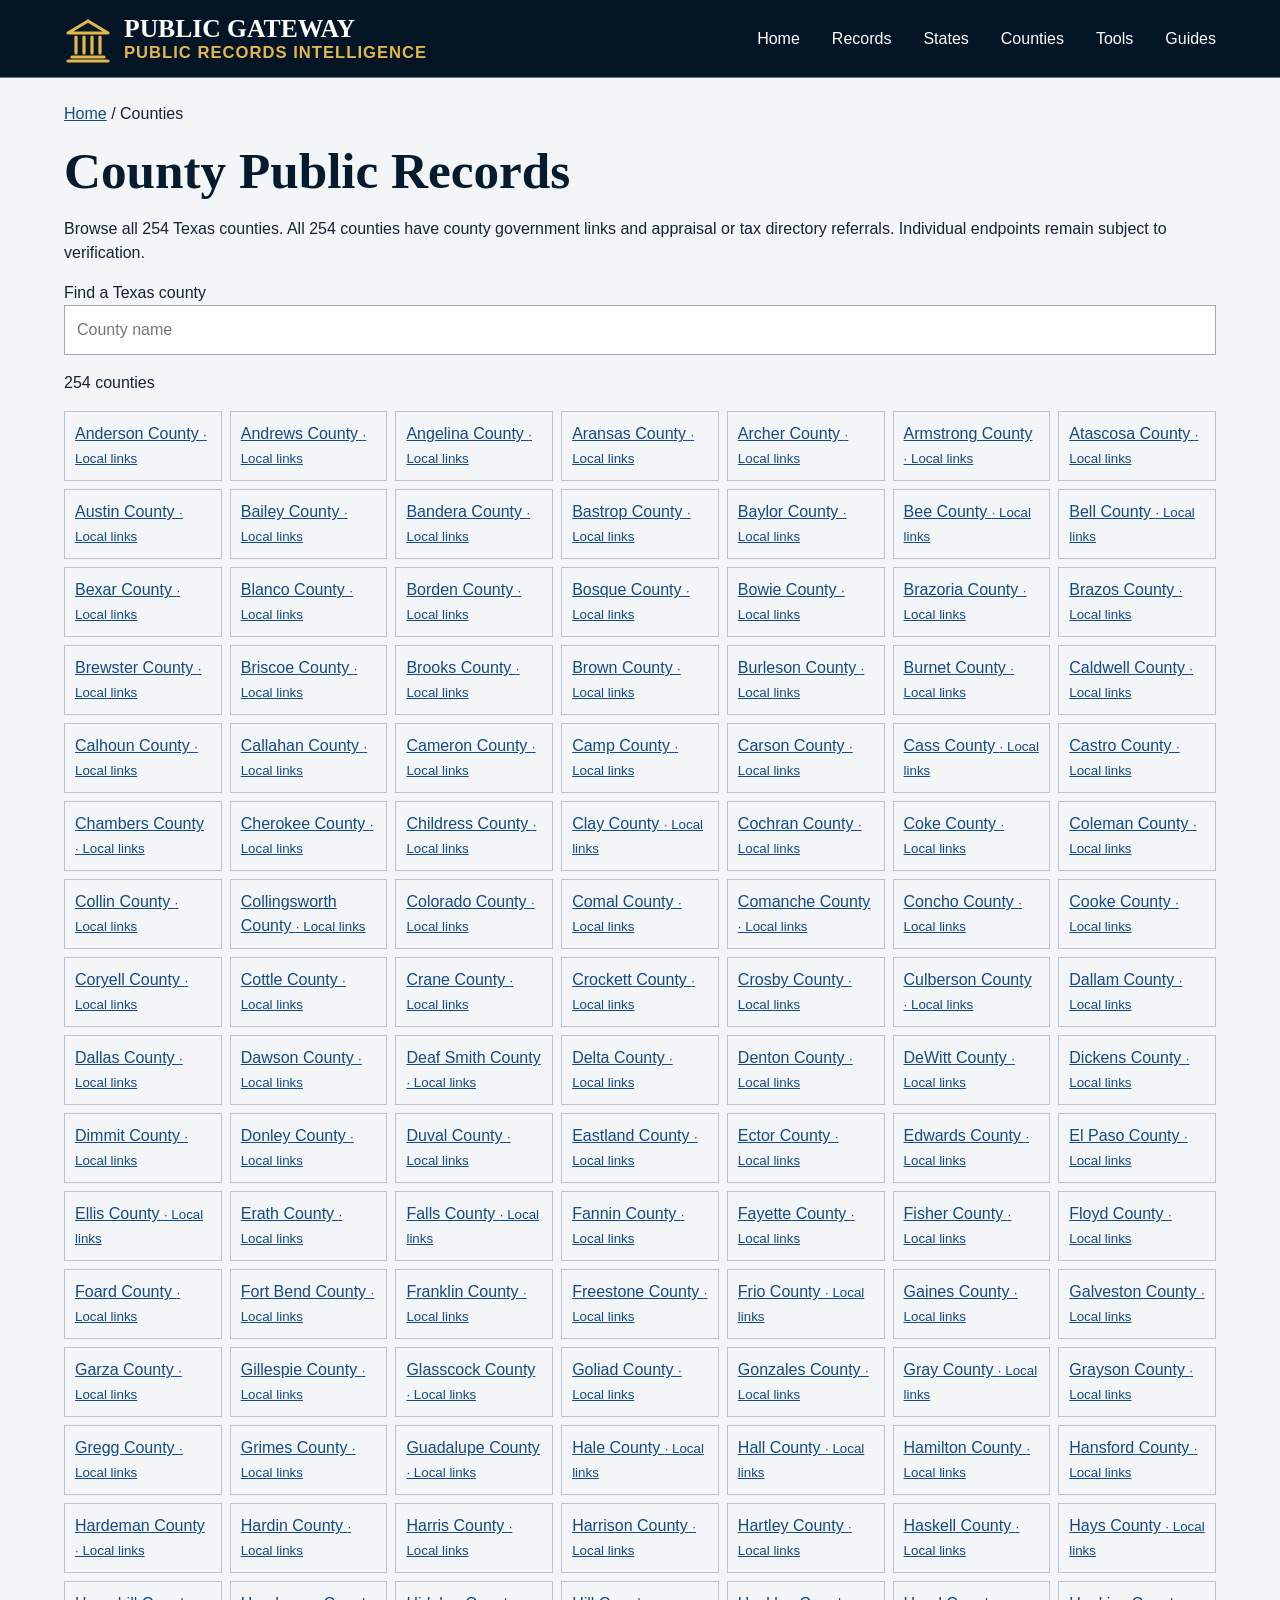
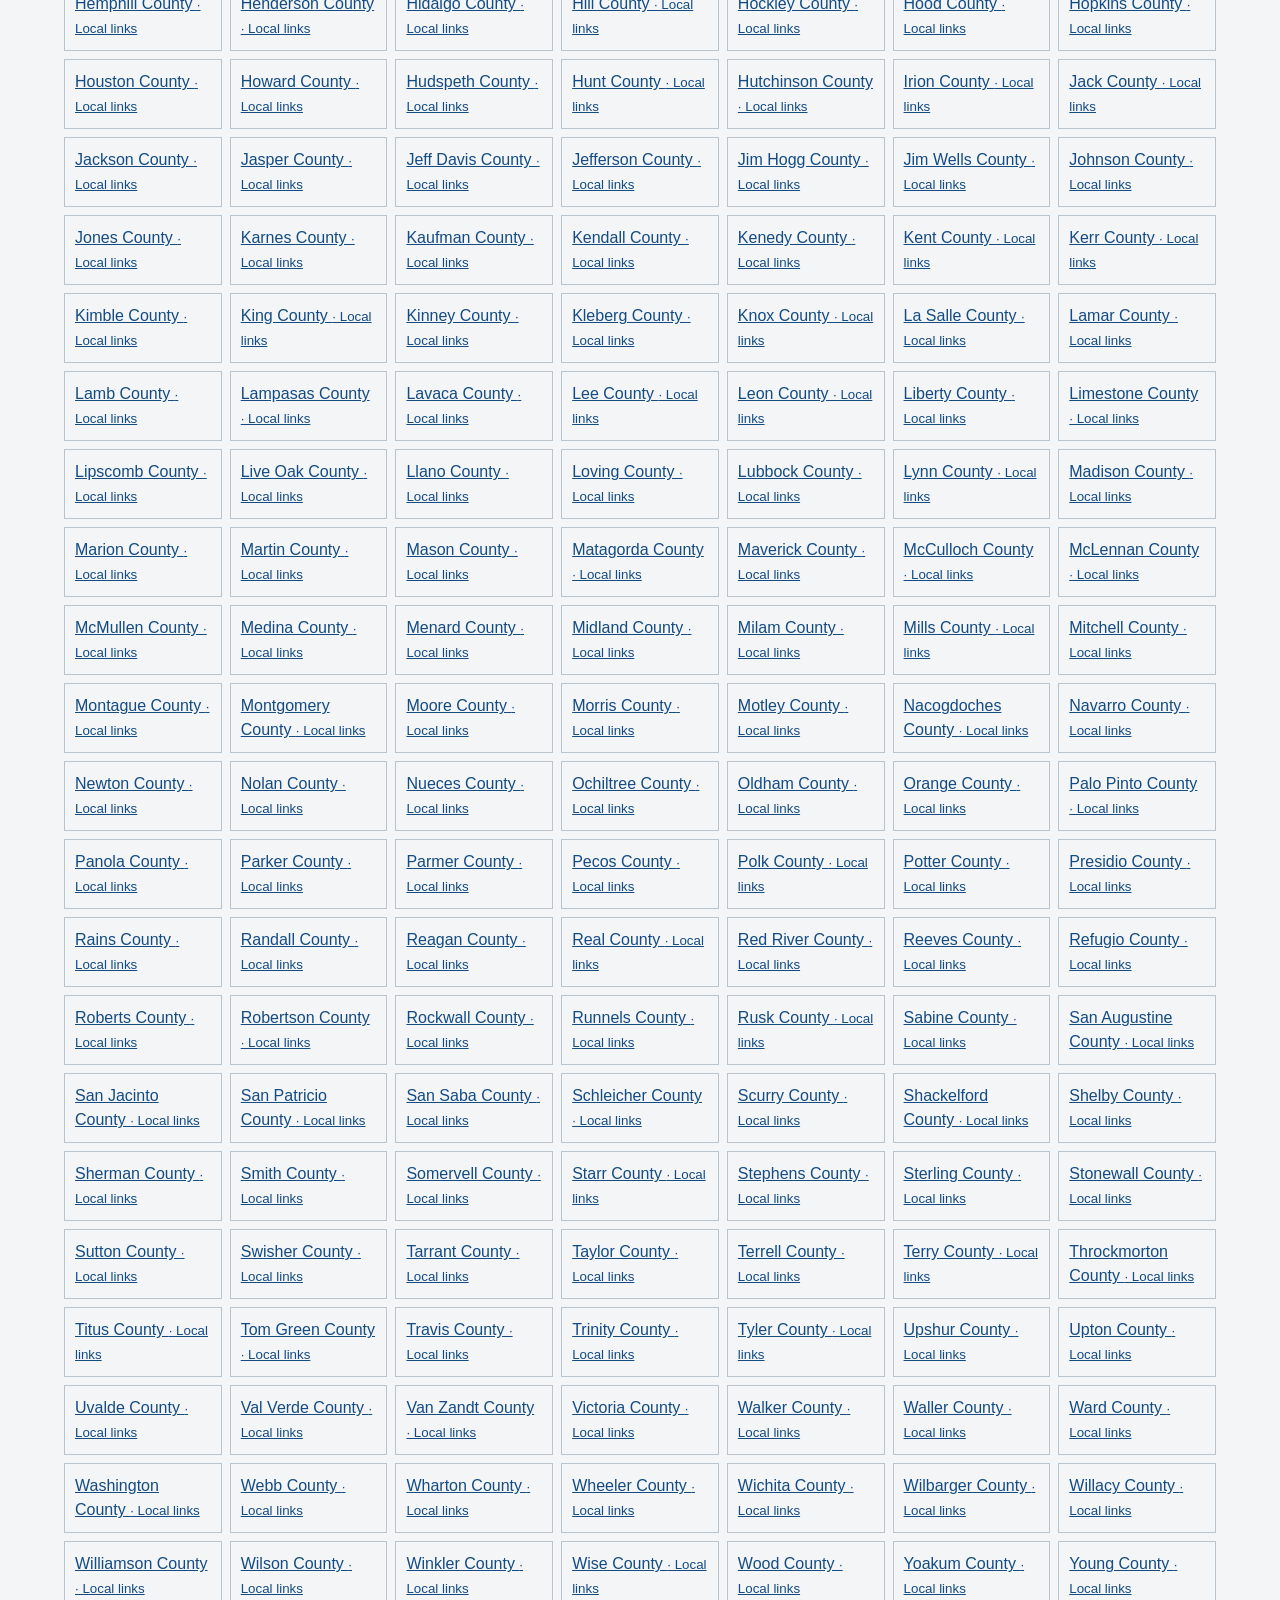
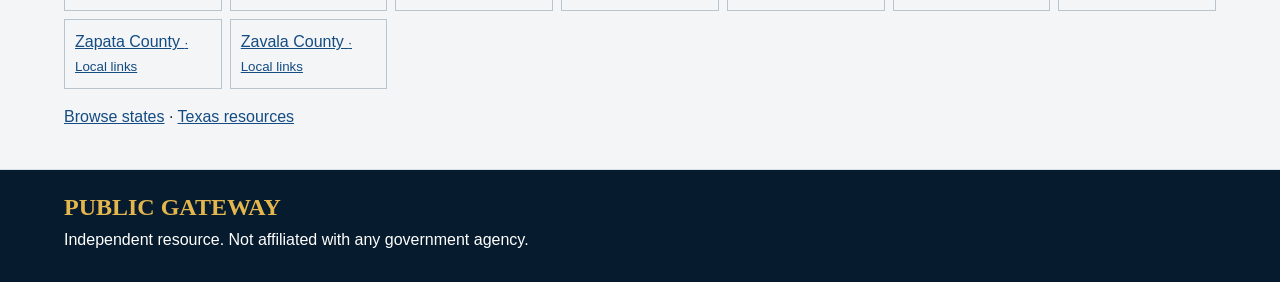
<file: counties.html>
<!doctype html><html lang="en"><head><meta charset="utf-8"><meta name="viewport" content="width=device-width,initial-scale=1"><meta name="description" content="Find official federal and Texas public records resources. Independent public information directory."><title>County Directories | Public Gateway</title><link rel="stylesheet" href="style.css?v=8"></head><body><header><a class="brand" href="./"><span class="logo" aria-hidden="true"><svg viewBox="0 0 24 24" fill="none" stroke="currentColor" stroke-width="1.6" stroke-linejoin="round" stroke-linecap="round" aria-hidden="true"><path d="M2 9 12 3l10 6H2Zm2 12h16M2 23h20M6 11v8m4-8v8m4-8v8m4-8v8"/></svg></span><span>PUBLIC GATEWAY<small>PUBLIC RECORDS INTELLIGENCE</small></span></a><nav aria-label="Main navigation"><a href="./">Home</a><a href="records.html">Records</a><a href="./#states">States</a><a href="counties.html">Counties</a><a href="./#tools">Tools</a><a href="./#guide">Guides</a></nav></header><main class="directory"><section class="light"><a href="./">Home</a> / Counties<h1>County Public Records</h1><p>Browse all 254 Texas counties. All 254 counties have county government links and appraisal or tax directory referrals. Individual endpoints remain subject to verification.</p><label for="county-search">Find a Texas county</label><input id="county-search" type="search" placeholder="County name"><p id="county-status" role="status">254 counties</p><div class="county-grid"><a href="county.html?name=Anderson">Anderson County <small>· Local links</small></a><a href="county.html?name=Andrews">Andrews County <small>· Local links</small></a><a href="county.html?name=Angelina">Angelina County <small>· Local links</small></a><a href="county.html?name=Aransas">Aransas County <small>· Local links</small></a><a href="county.html?name=Archer">Archer County <small>· Local links</small></a><a href="county.html?name=Armstrong">Armstrong County <small>· Local links</small></a><a href="county.html?name=Atascosa">Atascosa County <small>· Local links</small></a><a href="county.html?name=Austin">Austin County <small>· Local links</small></a><a href="county.html?name=Bailey">Bailey County <small>· Local links</small></a><a href="county.html?name=Bandera">Bandera County <small>· Local links</small></a><a href="county.html?name=Bastrop">Bastrop County <small>· Local links</small></a><a href="county.html?name=Baylor">Baylor County <small>· Local links</small></a><a href="county.html?name=Bee">Bee County <small>· Local links</small></a><a href="county.html?name=Bell">Bell County <small>· Local links</small></a><a href="county.html?name=Bexar">Bexar County <small>· Local links</small></a><a href="county.html?name=Blanco">Blanco County <small>· Local links</small></a><a href="county.html?name=Borden">Borden County <small>· Local links</small></a><a href="county.html?name=Bosque">Bosque County <small>· Local links</small></a><a href="county.html?name=Bowie">Bowie County <small>· Local links</small></a><a href="county.html?name=Brazoria">Brazoria County <small>· Local links</small></a><a href="county.html?name=Brazos">Brazos County <small>· Local links</small></a><a href="county.html?name=Brewster">Brewster County <small>· Local links</small></a><a href="county.html?name=Briscoe">Briscoe County <small>· Local links</small></a><a href="county.html?name=Brooks">Brooks County <small>· Local links</small></a><a href="county.html?name=Brown">Brown County <small>· Local links</small></a><a href="county.html?name=Burleson">Burleson County <small>· Local links</small></a><a href="county.html?name=Burnet">Burnet County <small>· Local links</small></a><a href="county.html?name=Caldwell">Caldwell County <small>· Local links</small></a><a href="county.html?name=Calhoun">Calhoun County <small>· Local links</small></a><a href="county.html?name=Callahan">Callahan County <small>· Local links</small></a><a href="county.html?name=Cameron">Cameron County <small>· Local links</small></a><a href="county.html?name=Camp">Camp County <small>· Local links</small></a><a href="county.html?name=Carson">Carson County <small>· Local links</small></a><a href="county.html?name=Cass">Cass County <small>· Local links</small></a><a href="county.html?name=Castro">Castro County <small>· Local links</small></a><a href="county.html?name=Chambers">Chambers County <small>· Local links</small></a><a href="county.html?name=Cherokee">Cherokee County <small>· Local links</small></a><a href="county.html?name=Childress">Childress County <small>· Local links</small></a><a href="county.html?name=Clay">Clay County <small>· Local links</small></a><a href="county.html?name=Cochran">Cochran County <small>· Local links</small></a><a href="county.html?name=Coke">Coke County <small>· Local links</small></a><a href="county.html?name=Coleman">Coleman County <small>· Local links</small></a><a href="county.html?name=Collin">Collin County <small>· Local links</small></a><a href="county.html?name=Collingsworth">Collingsworth County <small>· Local links</small></a><a href="county.html?name=Colorado">Colorado County <small>· Local links</small></a><a href="county.html?name=Comal">Comal County <small>· Local links</small></a><a href="county.html?name=Comanche">Comanche County <small>· Local links</small></a><a href="county.html?name=Concho">Concho County <small>· Local links</small></a><a href="county.html?name=Cooke">Cooke County <small>· Local links</small></a><a href="county.html?name=Coryell">Coryell County <small>· Local links</small></a><a href="county.html?name=Cottle">Cottle County <small>· Local links</small></a><a href="county.html?name=Crane">Crane County <small>· Local links</small></a><a href="county.html?name=Crockett">Crockett County <small>· Local links</small></a><a href="county.html?name=Crosby">Crosby County <small>· Local links</small></a><a href="county.html?name=Culberson">Culberson County <small>· Local links</small></a><a href="county.html?name=Dallam">Dallam County <small>· Local links</small></a><a href="county.html?name=Dallas">Dallas County <small>· Local links</small></a><a href="county.html?name=Dawson">Dawson County <small>· Local links</small></a><a href="county.html?name=Deaf%20Smith">Deaf Smith County <small>· Local links</small></a><a href="county.html?name=Delta">Delta County <small>· Local links</small></a><a href="county.html?name=Denton">Denton County <small>· Local links</small></a><a href="county.html?name=DeWitt">DeWitt County <small>· Local links</small></a><a href="county.html?name=Dickens">Dickens County <small>· Local links</small></a><a href="county.html?name=Dimmit">Dimmit County <small>· Local links</small></a><a href="county.html?name=Donley">Donley County <small>· Local links</small></a><a href="county.html?name=Duval">Duval County <small>· Local links</small></a><a href="county.html?name=Eastland">Eastland County <small>· Local links</small></a><a href="county.html?name=Ector">Ector County <small>· Local links</small></a><a href="county.html?name=Edwards">Edwards County <small>· Local links</small></a><a href="county.html?name=El%20Paso">El Paso County <small>· Local links</small></a><a href="county.html?name=Ellis">Ellis County <small>· Local links</small></a><a href="county.html?name=Erath">Erath County <small>· Local links</small></a><a href="county.html?name=Falls">Falls County <small>· Local links</small></a><a href="county.html?name=Fannin">Fannin County <small>· Local links</small></a><a href="county.html?name=Fayette">Fayette County <small>· Local links</small></a><a href="county.html?name=Fisher">Fisher County <small>· Local links</small></a><a href="county.html?name=Floyd">Floyd County <small>· Local links</small></a><a href="county.html?name=Foard">Foard County <small>· Local links</small></a><a href="county.html?name=Fort%20Bend">Fort Bend County <small>· Local links</small></a><a href="county.html?name=Franklin">Franklin County <small>· Local links</small></a><a href="county.html?name=Freestone">Freestone County <small>· Local links</small></a><a href="county.html?name=Frio">Frio County <small>· Local links</small></a><a href="county.html?name=Gaines">Gaines County <small>· Local links</small></a><a href="county.html?name=Galveston">Galveston County <small>· Local links</small></a><a href="county.html?name=Garza">Garza County <small>· Local links</small></a><a href="county.html?name=Gillespie">Gillespie County <small>· Local links</small></a><a href="county.html?name=Glasscock">Glasscock County <small>· Local links</small></a><a href="county.html?name=Goliad">Goliad County <small>· Local links</small></a><a href="county.html?name=Gonzales">Gonzales County <small>· Local links</small></a><a href="county.html?name=Gray">Gray County <small>· Local links</small></a><a href="county.html?name=Grayson">Grayson County <small>· Local links</small></a><a href="county.html?name=Gregg">Gregg County <small>· Local links</small></a><a href="county.html?name=Grimes">Grimes County <small>· Local links</small></a><a href="county.html?name=Guadalupe">Guadalupe County <small>· Local links</small></a><a href="county.html?name=Hale">Hale County <small>· Local links</small></a><a href="county.html?name=Hall">Hall County <small>· Local links</small></a><a href="county.html?name=Hamilton">Hamilton County <small>· Local links</small></a><a href="county.html?name=Hansford">Hansford County <small>· Local links</small></a><a href="county.html?name=Hardeman">Hardeman County <small>· Local links</small></a><a href="county.html?name=Hardin">Hardin County <small>· Local links</small></a><a href="county.html?name=Harris">Harris County <small>· Local links</small></a><a href="county.html?name=Harrison">Harrison County <small>· Local links</small></a><a href="county.html?name=Hartley">Hartley County <small>· Local links</small></a><a href="county.html?name=Haskell">Haskell County <small>· Local links</small></a><a href="county.html?name=Hays">Hays County <small>· Local links</small></a><a href="county.html?name=Hemphill">Hemphill County <small>· Local links</small></a><a href="county.html?name=Henderson">Henderson County <small>· Local links</small></a><a href="county.html?name=Hidalgo">Hidalgo County <small>· Local links</small></a><a href="county.html?name=Hill">Hill County <small>· Local links</small></a><a href="county.html?name=Hockley">Hockley County <small>· Local links</small></a><a href="county.html?name=Hood">Hood County <small>· Local links</small></a><a href="county.html?name=Hopkins">Hopkins County <small>· Local links</small></a><a href="county.html?name=Houston">Houston County <small>· Local links</small></a><a href="county.html?name=Howard">Howard County <small>· Local links</small></a><a href="county.html?name=Hudspeth">Hudspeth County <small>· Local links</small></a><a href="county.html?name=Hunt">Hunt County <small>· Local links</small></a><a href="county.html?name=Hutchinson">Hutchinson County <small>· Local links</small></a><a href="county.html?name=Irion">Irion County <small>· Local links</small></a><a href="county.html?name=Jack">Jack County <small>· Local links</small></a><a href="county.html?name=Jackson">Jackson County <small>· Local links</small></a><a href="county.html?name=Jasper">Jasper County <small>· Local links</small></a><a href="county.html?name=Jeff%20Davis">Jeff Davis County <small>· Local links</small></a><a href="county.html?name=Jefferson">Jefferson County <small>· Local links</small></a><a href="county.html?name=Jim%20Hogg">Jim Hogg County <small>· Local links</small></a><a href="county.html?name=Jim%20Wells">Jim Wells County <small>· Local links</small></a><a href="county.html?name=Johnson">Johnson County <small>· Local links</small></a><a href="county.html?name=Jones">Jones County <small>· Local links</small></a><a href="county.html?name=Karnes">Karnes County <small>· Local links</small></a><a href="county.html?name=Kaufman">Kaufman County <small>· Local links</small></a><a href="county.html?name=Kendall">Kendall County <small>· Local links</small></a><a href="county.html?name=Kenedy">Kenedy County <small>· Local links</small></a><a href="county.html?name=Kent">Kent County <small>· Local links</small></a><a href="county.html?name=Kerr">Kerr County <small>· Local links</small></a><a href="county.html?name=Kimble">Kimble County <small>· Local links</small></a><a href="county.html?name=King">King County <small>· Local links</small></a><a href="county.html?name=Kinney">Kinney County <small>· Local links</small></a><a href="county.html?name=Kleberg">Kleberg County <small>· Local links</small></a><a href="county.html?name=Knox">Knox County <small>· Local links</small></a><a href="county.html?name=La%20Salle">La Salle County <small>· Local links</small></a><a href="county.html?name=Lamar">Lamar County <small>· Local links</small></a><a href="county.html?name=Lamb">Lamb County <small>· Local links</small></a><a href="county.html?name=Lampasas">Lampasas County <small>· Local links</small></a><a href="county.html?name=Lavaca">Lavaca County <small>· Local links</small></a><a href="county.html?name=Lee">Lee County <small>· Local links</small></a><a href="county.html?name=Leon">Leon County <small>· Local links</small></a><a href="county.html?name=Liberty">Liberty County <small>· Local links</small></a><a href="county.html?name=Limestone">Limestone County <small>· Local links</small></a><a href="county.html?name=Lipscomb">Lipscomb County <small>· Local links</small></a><a href="county.html?name=Live%20Oak">Live Oak County <small>· Local links</small></a><a href="county.html?name=Llano">Llano County <small>· Local links</small></a><a href="county.html?name=Loving">Loving County <small>· Local links</small></a><a href="county.html?name=Lubbock">Lubbock County <small>· Local links</small></a><a href="county.html?name=Lynn">Lynn County <small>· Local links</small></a><a href="county.html?name=Madison">Madison County <small>· Local links</small></a><a href="county.html?name=Marion">Marion County <small>· Local links</small></a><a href="county.html?name=Martin">Martin County <small>· Local links</small></a><a href="county.html?name=Mason">Mason County <small>· Local links</small></a><a href="county.html?name=Matagorda">Matagorda County <small>· Local links</small></a><a href="county.html?name=Maverick">Maverick County <small>· Local links</small></a><a href="county.html?name=McCulloch">McCulloch County <small>· Local links</small></a><a href="county.html?name=McLennan">McLennan County <small>· Local links</small></a><a href="county.html?name=McMullen">McMullen County <small>· Local links</small></a><a href="county.html?name=Medina">Medina County <small>· Local links</small></a><a href="county.html?name=Menard">Menard County <small>· Local links</small></a><a href="county.html?name=Midland">Midland County <small>· Local links</small></a><a href="county.html?name=Milam">Milam County <small>· Local links</small></a><a href="county.html?name=Mills">Mills County <small>· Local links</small></a><a href="county.html?name=Mitchell">Mitchell County <small>· Local links</small></a><a href="county.html?name=Montague">Montague County <small>· Local links</small></a><a href="county.html?name=Montgomery">Montgomery County <small>· Local links</small></a><a href="county.html?name=Moore">Moore County <small>· Local links</small></a><a href="county.html?name=Morris">Morris County <small>· Local links</small></a><a href="county.html?name=Motley">Motley County <small>· Local links</small></a><a href="county.html?name=Nacogdoches">Nacogdoches County <small>· Local links</small></a><a href="county.html?name=Navarro">Navarro County <small>· Local links</small></a><a href="county.html?name=Newton">Newton County <small>· Local links</small></a><a href="county.html?name=Nolan">Nolan County <small>· Local links</small></a><a href="county.html?name=Nueces">Nueces County <small>· Local links</small></a><a href="county.html?name=Ochiltree">Ochiltree County <small>· Local links</small></a><a href="county.html?name=Oldham">Oldham County <small>· Local links</small></a><a href="county.html?name=Orange">Orange County <small>· Local links</small></a><a href="county.html?name=Palo%20Pinto">Palo Pinto County <small>· Local links</small></a><a href="county.html?name=Panola">Panola County <small>· Local links</small></a><a href="county.html?name=Parker">Parker County <small>· Local links</small></a><a href="county.html?name=Parmer">Parmer County <small>· Local links</small></a><a href="county.html?name=Pecos">Pecos County <small>· Local links</small></a><a href="county.html?name=Polk">Polk County <small>· Local links</small></a><a href="county.html?name=Potter">Potter County <small>· Local links</small></a><a href="county.html?name=Presidio">Presidio County <small>· Local links</small></a><a href="county.html?name=Rains">Rains County <small>· Local links</small></a><a href="county.html?name=Randall">Randall County <small>· Local links</small></a><a href="county.html?name=Reagan">Reagan County <small>· Local links</small></a><a href="county.html?name=Real">Real County <small>· Local links</small></a><a href="county.html?name=Red%20River">Red River County <small>· Local links</small></a><a href="county.html?name=Reeves">Reeves County <small>· Local links</small></a><a href="county.html?name=Refugio">Refugio County <small>· Local links</small></a><a href="county.html?name=Roberts">Roberts County <small>· Local links</small></a><a href="county.html?name=Robertson">Robertson County <small>· Local links</small></a><a href="county.html?name=Rockwall">Rockwall County <small>· Local links</small></a><a href="county.html?name=Runnels">Runnels County <small>· Local links</small></a><a href="county.html?name=Rusk">Rusk County <small>· Local links</small></a><a href="county.html?name=Sabine">Sabine County <small>· Local links</small></a><a href="county.html?name=San%20Augustine">San Augustine County <small>· Local links</small></a><a href="county.html?name=San%20Jacinto">San Jacinto County <small>· Local links</small></a><a href="county.html?name=San%20Patricio">San Patricio County <small>· Local links</small></a><a href="county.html?name=San%20Saba">San Saba County <small>· Local links</small></a><a href="county.html?name=Schleicher">Schleicher County <small>· Local links</small></a><a href="county.html?name=Scurry">Scurry County <small>· Local links</small></a><a href="county.html?name=Shackelford">Shackelford County <small>· Local links</small></a><a href="county.html?name=Shelby">Shelby County <small>· Local links</small></a><a href="county.html?name=Sherman">Sherman County <small>· Local links</small></a><a href="county.html?name=Smith">Smith County <small>· Local links</small></a><a href="county.html?name=Somervell">Somervell County <small>· Local links</small></a><a href="county.html?name=Starr">Starr County <small>· Local links</small></a><a href="county.html?name=Stephens">Stephens County <small>· Local links</small></a><a href="county.html?name=Sterling">Sterling County <small>· Local links</small></a><a href="county.html?name=Stonewall">Stonewall County <small>· Local links</small></a><a href="county.html?name=Sutton">Sutton County <small>· Local links</small></a><a href="county.html?name=Swisher">Swisher County <small>· Local links</small></a><a href="county.html?name=Tarrant">Tarrant County <small>· Local links</small></a><a href="county.html?name=Taylor">Taylor County <small>· Local links</small></a><a href="county.html?name=Terrell">Terrell County <small>· Local links</small></a><a href="county.html?name=Terry">Terry County <small>· Local links</small></a><a href="county.html?name=Throckmorton">Throckmorton County <small>· Local links</small></a><a href="county.html?name=Titus">Titus County <small>· Local links</small></a><a href="county.html?name=Tom%20Green">Tom Green County <small>· Local links</small></a><a href="county.html?name=Travis">Travis County <small>· Local links</small></a><a href="county.html?name=Trinity">Trinity County <small>· Local links</small></a><a href="county.html?name=Tyler">Tyler County <small>· Local links</small></a><a href="county.html?name=Upshur">Upshur County <small>· Local links</small></a><a href="county.html?name=Upton">Upton County <small>· Local links</small></a><a href="county.html?name=Uvalde">Uvalde County <small>· Local links</small></a><a href="county.html?name=Val%20Verde">Val Verde County <small>· Local links</small></a><a href="county.html?name=Van%20Zandt">Van Zandt County <small>· Local links</small></a><a href="county.html?name=Victoria">Victoria County <small>· Local links</small></a><a href="county.html?name=Walker">Walker County <small>· Local links</small></a><a href="county.html?name=Waller">Waller County <small>· Local links</small></a><a href="county.html?name=Ward">Ward County <small>· Local links</small></a><a href="county.html?name=Washington">Washington County <small>· Local links</small></a><a href="county.html?name=Webb">Webb County <small>· Local links</small></a><a href="county.html?name=Wharton">Wharton County <small>· Local links</small></a><a href="county.html?name=Wheeler">Wheeler County <small>· Local links</small></a><a href="county.html?name=Wichita">Wichita County <small>· Local links</small></a><a href="county.html?name=Wilbarger">Wilbarger County <small>· Local links</small></a><a href="county.html?name=Willacy">Willacy County <small>· Local links</small></a><a href="county.html?name=Williamson">Williamson County <small>· Local links</small></a><a href="county.html?name=Wilson">Wilson County <small>· Local links</small></a><a href="county.html?name=Winkler">Winkler County <small>· Local links</small></a><a href="county.html?name=Wise">Wise County <small>· Local links</small></a><a href="county.html?name=Wood">Wood County <small>· Local links</small></a><a href="county.html?name=Yoakum">Yoakum County <small>· Local links</small></a><a href="county.html?name=Young">Young County <small>· Local links</small></a><a href="county.html?name=Zapata">Zapata County <small>· Local links</small></a><a href="county.html?name=Zavala">Zavala County <small>· Local links</small></a></div><p><a href="./#states">Browse states</a> · <a href="records.html?region=Texas">Texas resources</a></p></section></main><footer><strong>PUBLIC GATEWAY</strong><p>Independent resource. Not affiliated with any government agency.</p></footer><style>.county-grid{display:grid;grid-template-columns:repeat(auto-fit,minmax(140px,1fr));gap:8px}.county-grid a{display:block;padding:10px;border:1px solid #b8c4ce}.county-grid a[hidden]{display:none}#county-search{width:100%;padding:12px;font-size:16px}</style><script>document.querySelector('#county-search').addEventListener('input',e=>{let n=0;for(const a of document.querySelectorAll('.county-grid a')){a.hidden=!a.textContent.toLowerCase().includes(e.target.value.trim().toLowerCase());if(!a.hidden)n++;}document.querySelector('#county-status').textContent=n+' counties';});</script></body></html>
</file>
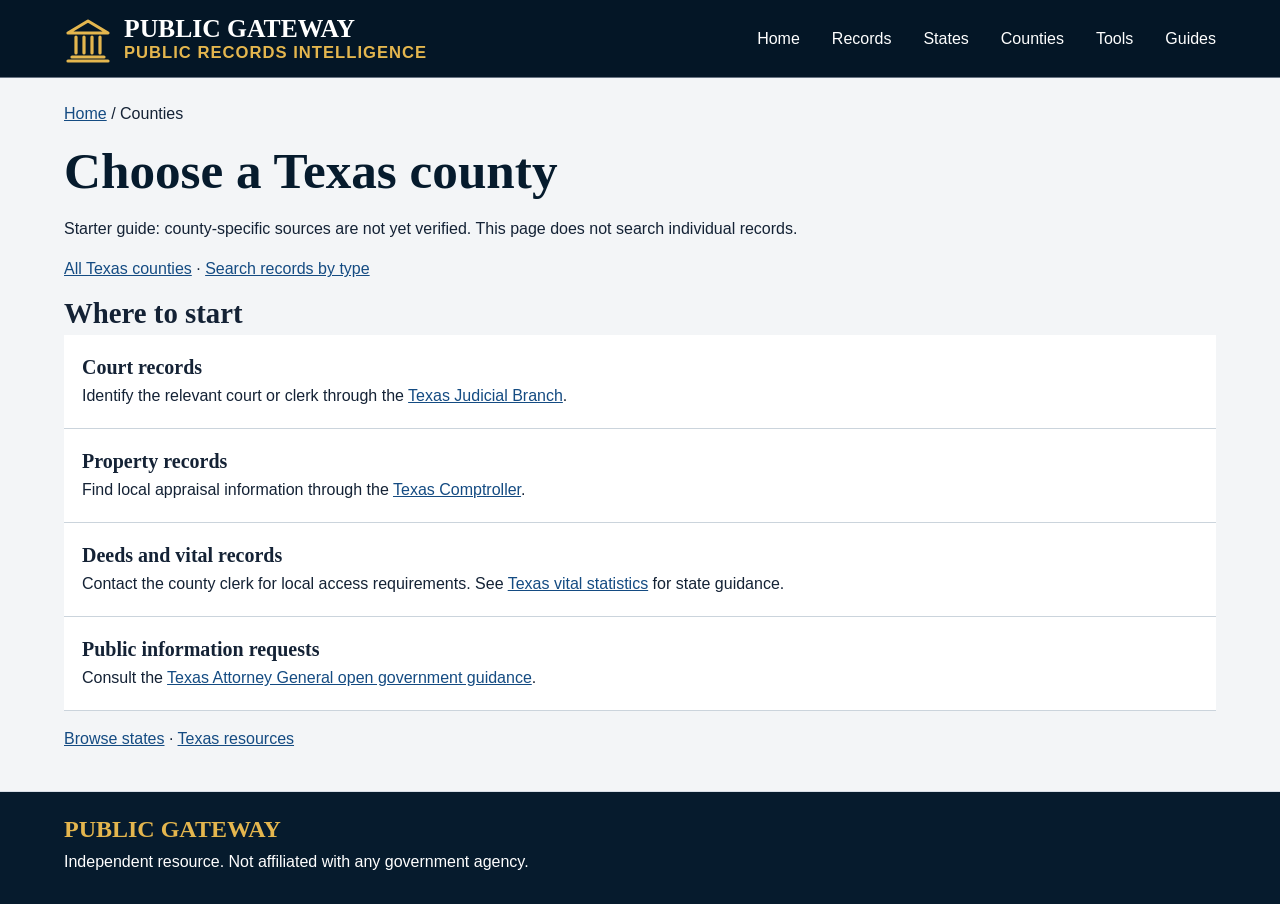
<file: county.html>
<!doctype html><html lang="en"><head><meta charset="utf-8"><meta name="viewport" content="width=device-width,initial-scale=1"><meta name="description" content="Find official federal and Texas public records resources. Independent public information directory."><meta name="robots" content="noindex,follow"><title>Texas County Public Records | Public Gateway</title><link rel="stylesheet" href="style.css?v=8"></head><body><header><a class="brand" href="./"><span class="logo" aria-hidden="true"><svg viewBox="0 0 24 24" fill="none" stroke="currentColor" stroke-width="1.6" stroke-linejoin="round" stroke-linecap="round" aria-hidden="true"><path d="M2 9 12 3l10 6H2Zm2 12h16M2 23h20M6 11v8m4-8v8m4-8v8m4-8v8"/></svg></span><span>PUBLIC GATEWAY<small>PUBLIC RECORDS INTELLIGENCE</small></span></a><nav aria-label="Main navigation"><a href="./">Home</a><a href="records.html">Records</a><a href="./#states">States</a><a href="counties.html">Counties</a><a href="./#tools">Tools</a><a href="./#guide">Guides</a></nav></header><main class="directory"><section class="light"><a href="./">Home</a> / Counties<h1 id="county-title">Texas County, Texas — Public Records</h1><p id="coverage-note">Starter guide: county-specific sources are not yet verified. This page does not search individual records.</p><p><a href="counties.html">All Texas counties</a> · <a id="county-search" href="records.html?region=Texas">Search records by type</a></p><section id="local-resources" hidden><h2>Local agency resources</h2><ul></ul><p>For tax payments, use the tax assessor-collector rather than the appraisal district. Check each agency for fees and eligibility.</p></section><h2>Where to start</h2><article><h3>Court records</h3><p>Identify the relevant court or clerk through the <a href="https://www.txcourts.gov/">Texas Judicial Branch</a>.</p></article><article><h3>Property records</h3><p>Find local appraisal information through the <a href="https://comptroller.texas.gov/taxes/property-tax/">Texas Comptroller</a>.</p></article><article><h3>Deeds and vital records</h3><p>Contact the county clerk for local access requirements. See <a href="https://www.dshs.texas.gov/vital-statistics">Texas vital statistics</a> for state guidance.</p></article><article><h3>Public information requests</h3><p>Consult the <a href="https://www.texasattorneygeneral.gov/open-government">Texas Attorney General open government guidance</a>.</p></article><p><a href="./#states">Browse states</a> · <a href="records.html?region=Texas">Texas resources</a></p></section></main><footer><strong>PUBLIC GATEWAY</strong><p>Independent resource. Not affiliated with any government agency.</p></footer><script>const names=["Anderson","Andrews","Angelina","Aransas","Archer","Armstrong","Atascosa","Austin","Bailey","Bandera","Bastrop","Baylor","Bee","Bell","Bexar","Blanco","Borden","Bosque","Bowie","Brazoria","Brazos","Brewster","Briscoe","Brooks","Brown","Burleson","Burnet","Caldwell","Calhoun","Callahan","Cameron","Camp","Carson","Cass","Castro","Chambers","Cherokee","Childress","Clay","Cochran","Coke","Coleman","Collin","Collingsworth","Colorado","Comal","Comanche","Concho","Cooke","Coryell","Cottle","Crane","Crockett","Crosby","Culberson","Dallam","Dallas","Dawson","Deaf Smith","Delta","Denton","DeWitt","Dickens","Dimmit","Donley","Duval","Eastland","Ector","Edwards","El Paso","Ellis","Erath","Falls","Fannin","Fayette","Fisher","Floyd","Foard","Fort Bend","Franklin","Freestone","Frio","Gaines","Galveston","Garza","Gillespie","Glasscock","Goliad","Gonzales","Gray","Grayson","Gregg","Grimes","Guadalupe","Hale","Hall","Hamilton","Hansford","Hardeman","Hardin","Harris","Harrison","Hartley","Haskell","Hays","Hemphill","Henderson","Hidalgo","Hill","Hockley","Hood","Hopkins","Houston","Howard","Hudspeth","Hunt","Hutchinson","Irion","Jack","Jackson","Jasper","Jeff Davis","Jefferson","Jim Hogg","Jim Wells","Johnson","Jones","Karnes","Kaufman","Kendall","Kenedy","Kent","Kerr","Kimble","King","Kinney","Kleberg","Knox","La Salle","Lamar","Lamb","Lampasas","Lavaca","Lee","Leon","Liberty","Limestone","Lipscomb","Live Oak","Llano","Loving","Lubbock","Lynn","Madison","Marion","Martin","Mason","Matagorda","Maverick","McCulloch","McLennan","McMullen","Medina","Menard","Midland","Milam","Mills","Mitchell","Montague","Montgomery","Moore","Morris","Motley","Nacogdoches","Navarro","Newton","Nolan","Nueces","Ochiltree","Oldham","Orange","Palo Pinto","Panola","Parker","Parmer","Pecos","Polk","Potter","Presidio","Rains","Randall","Reagan","Real","Red River","Reeves","Refugio","Roberts","Robertson","Rockwall","Runnels","Rusk","Sabine","San Augustine","San Jacinto","San Patricio","San Saba","Schleicher","Scurry","Shackelford","Shelby","Sherman","Smith","Somervell","Starr","Stephens","Sterling","Stonewall","Sutton","Swisher","Tarrant","Taylor","Terrell","Terry","Throckmorton","Titus","Tom Green","Travis","Trinity","Tyler","Upshur","Upton","Uvalde","Val Verde","Van Zandt","Victoria","Walker","Waller","Ward","Washington","Webb","Wharton","Wheeler","Wichita","Wilbarger","Willacy","Williamson","Wilson","Winkler","Wise","Wood","Yoakum","Young","Zapata","Zavala"];const n=new URLSearchParams(location.search).get('name');if(names.includes(n)){document.querySelector('#county-search').href='records.html?'+new URLSearchParams({region:'Texas',county:n});document.title=n+' County Public Records | Public Gateway';document.querySelector('#county-title').textContent=n+' County, Texas — Public Records';}else{document.querySelector('#county-title').textContent='Choose a Texas county';}const section=document.querySelector('#local-resources');if(names.includes(n)){fetch('data/texas-counties.json').then(response=>{if(!response.ok)throw Error('data unavailable');return response.json()}).then(data=>{if(!Object.prototype.hasOwnProperty.call(data,n))return;document.querySelector('#coverage-note').textContent='Local agency referrals are listed below; direct portal availability and fees require verification.';for(const item of data[n].slice().sort((a,b)=>(a.destinationTier||4)-(b.destinationTier||4))){const li=document.createElement('li'),a=document.createElement('a');a.href=item.url;a.textContent=item.label;a.rel='noopener';li.append(a,document.createTextNode(' — '+(item.jurisdiction?item.jurisdiction+' · ':'')+item.status+' · '+(item.reviewStatus||'Not independently reviewed')+(item.reviewedOn?' ('+item.reviewedOn+')':'')+' · Endpoint audit pending'));if(item.source){const source=document.createElement('a');source.href=item.source;source.textContent=' Source';li.append(source)}if(item.recordTypes?.length){const types=document.createElement('div');types.textContent='Supports: '+item.recordTypes.join(' · ');li.append(types)}section.querySelector('ul').append(li)}section.hidden=false}).catch(()=>{document.querySelector('#coverage-note').textContent='Local resource data could not load. Use the statewide referrals below.'})}</script></body></html>
</file>
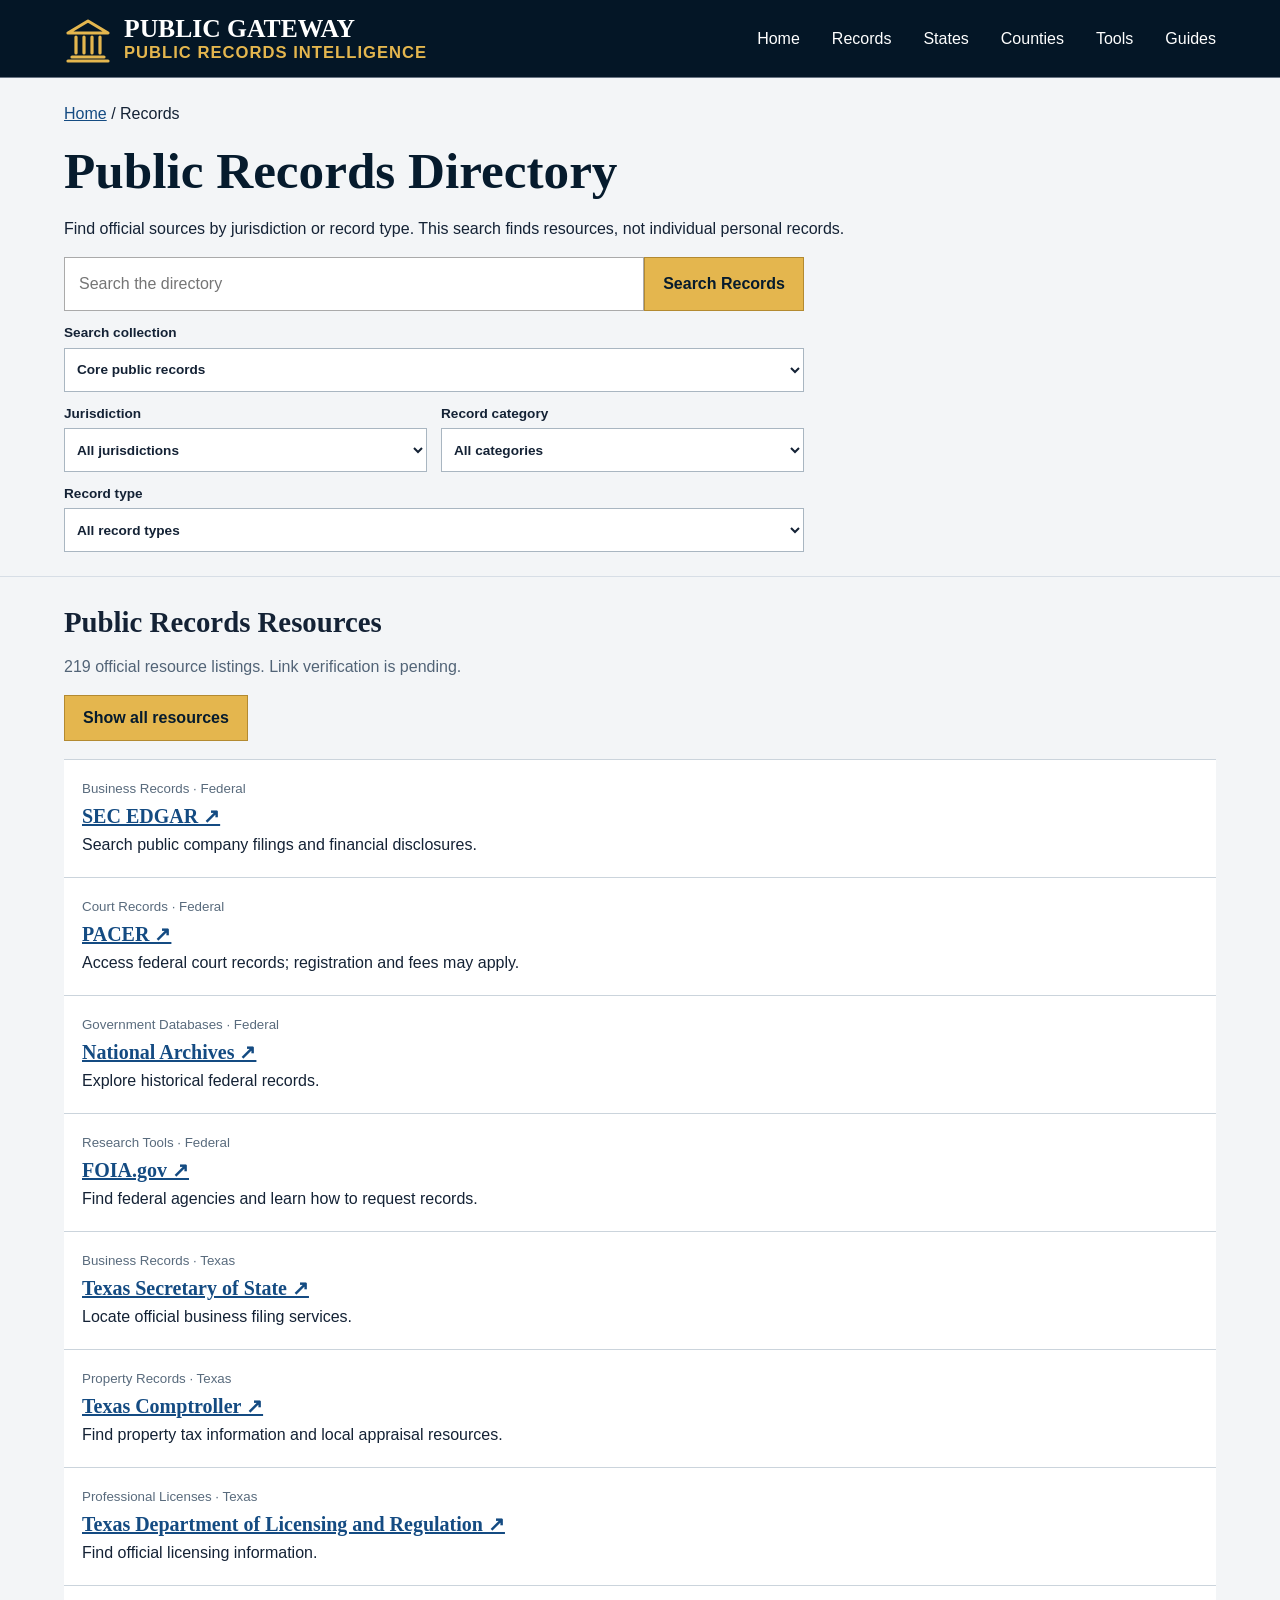
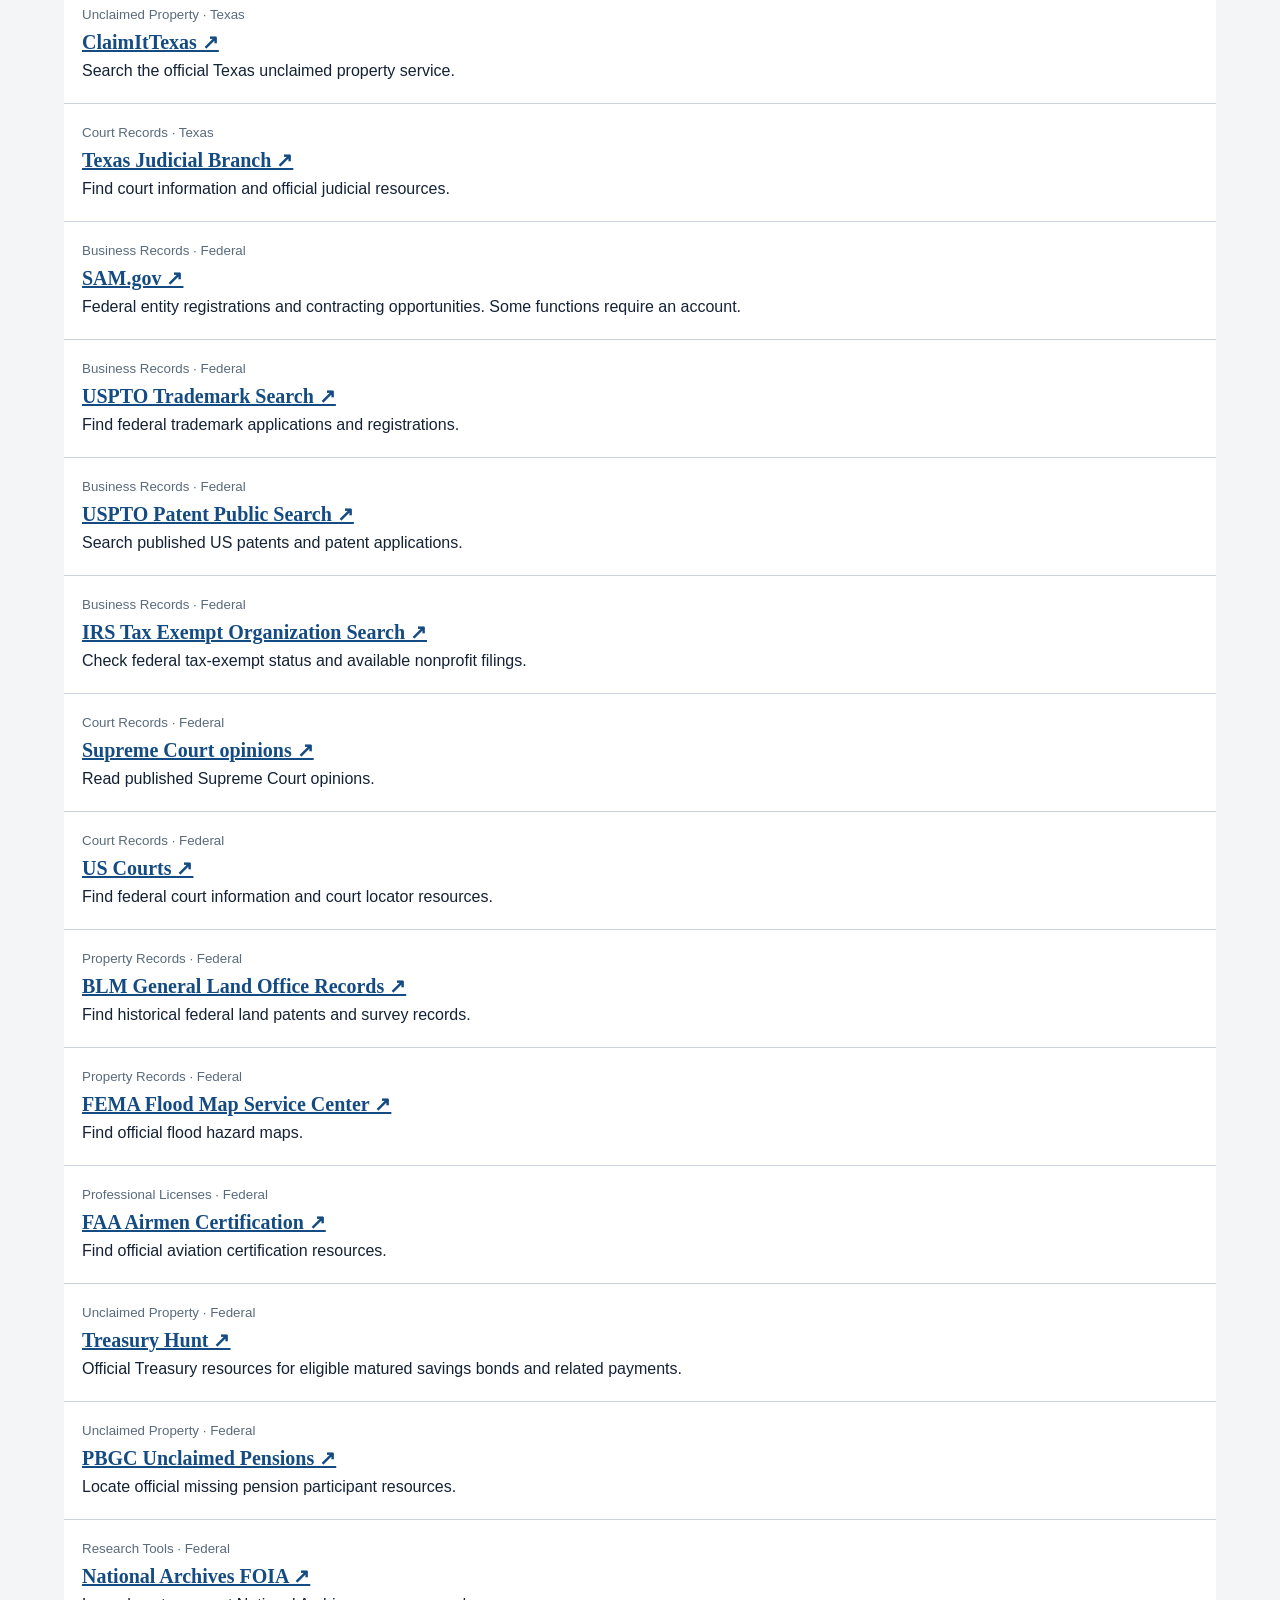
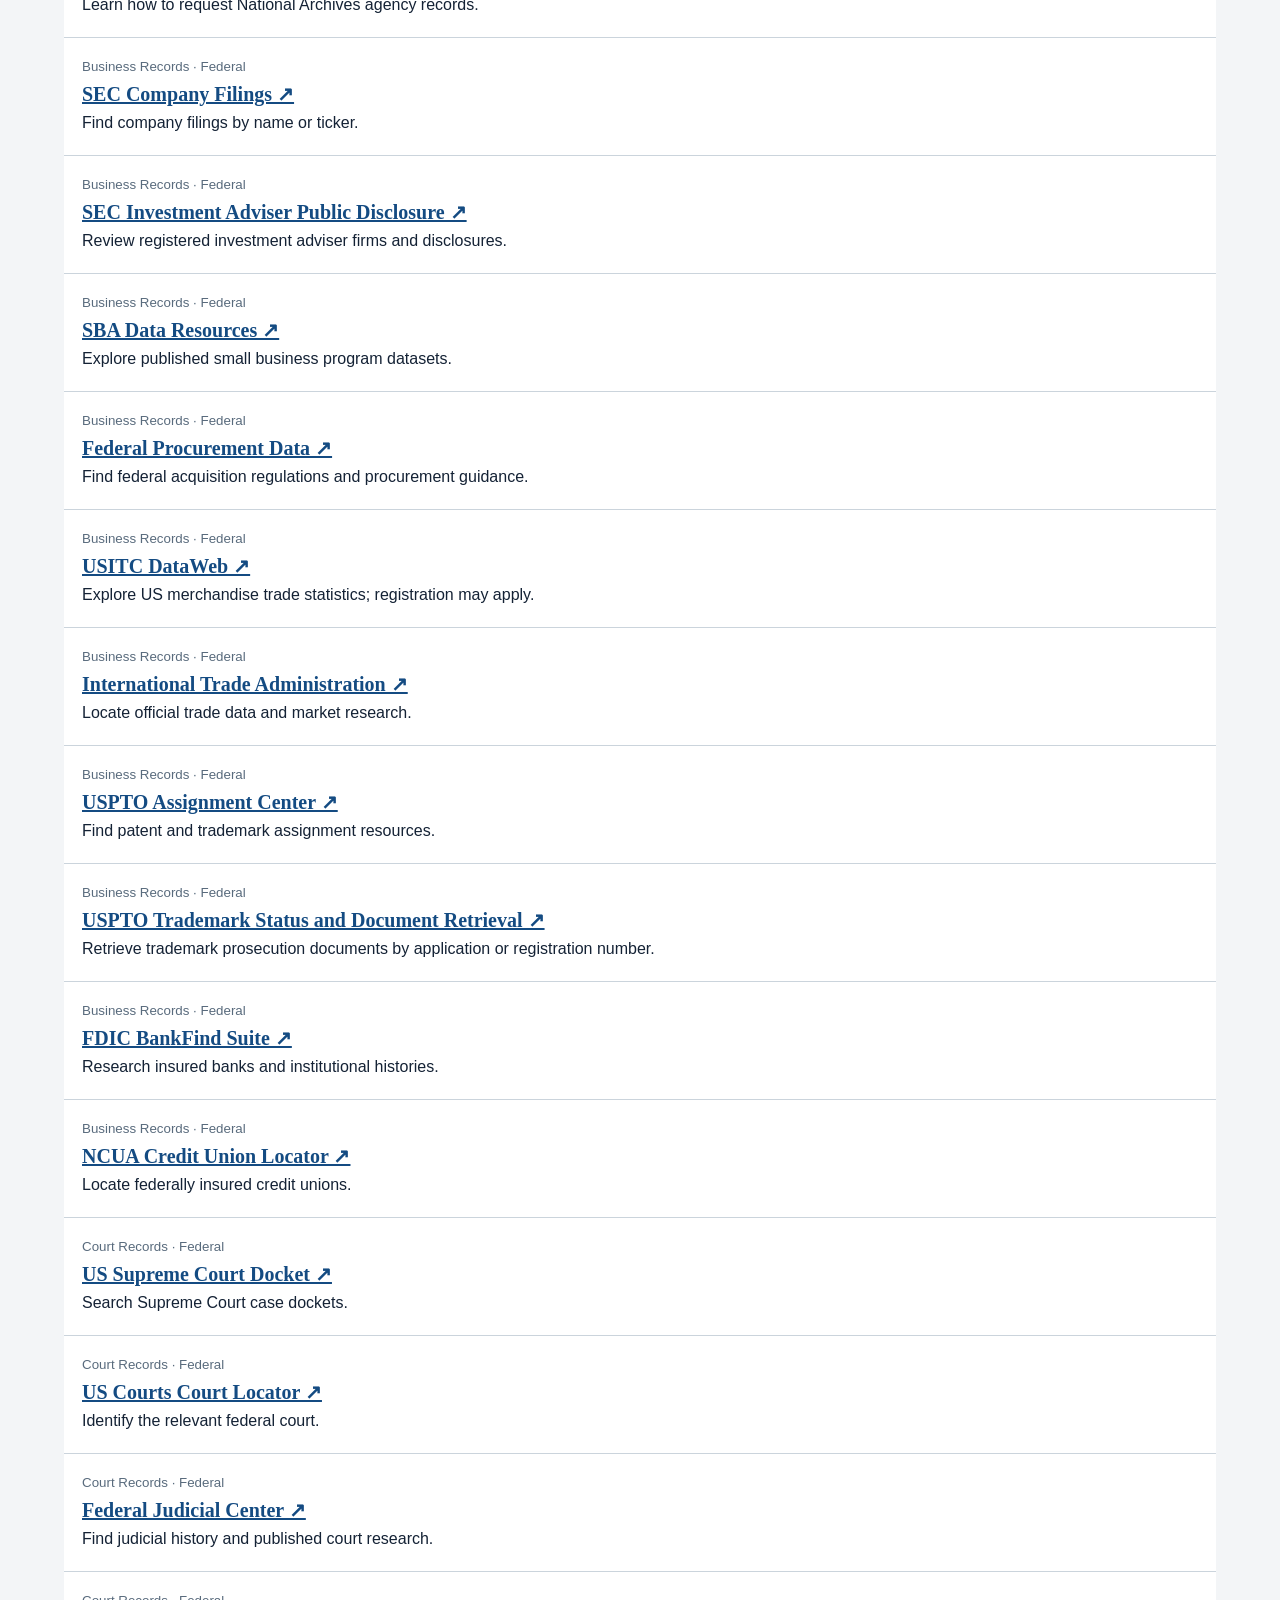
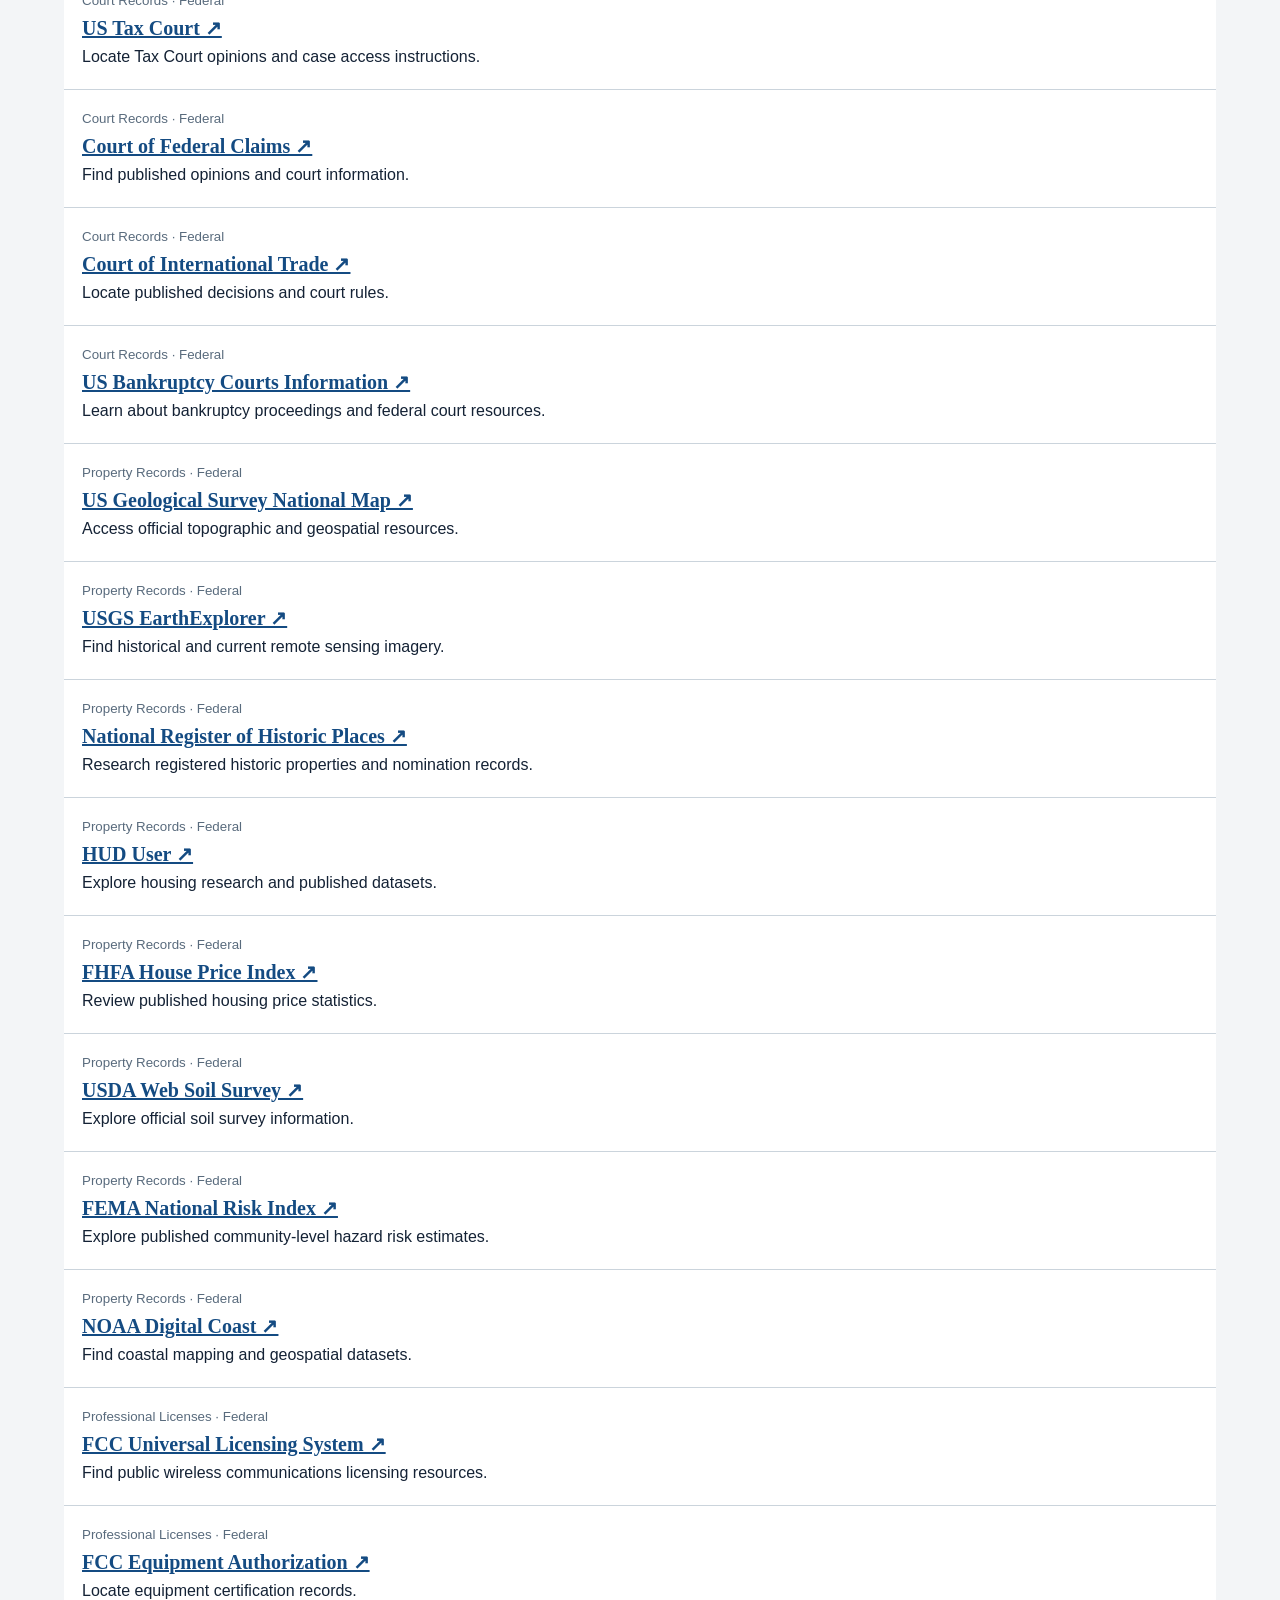
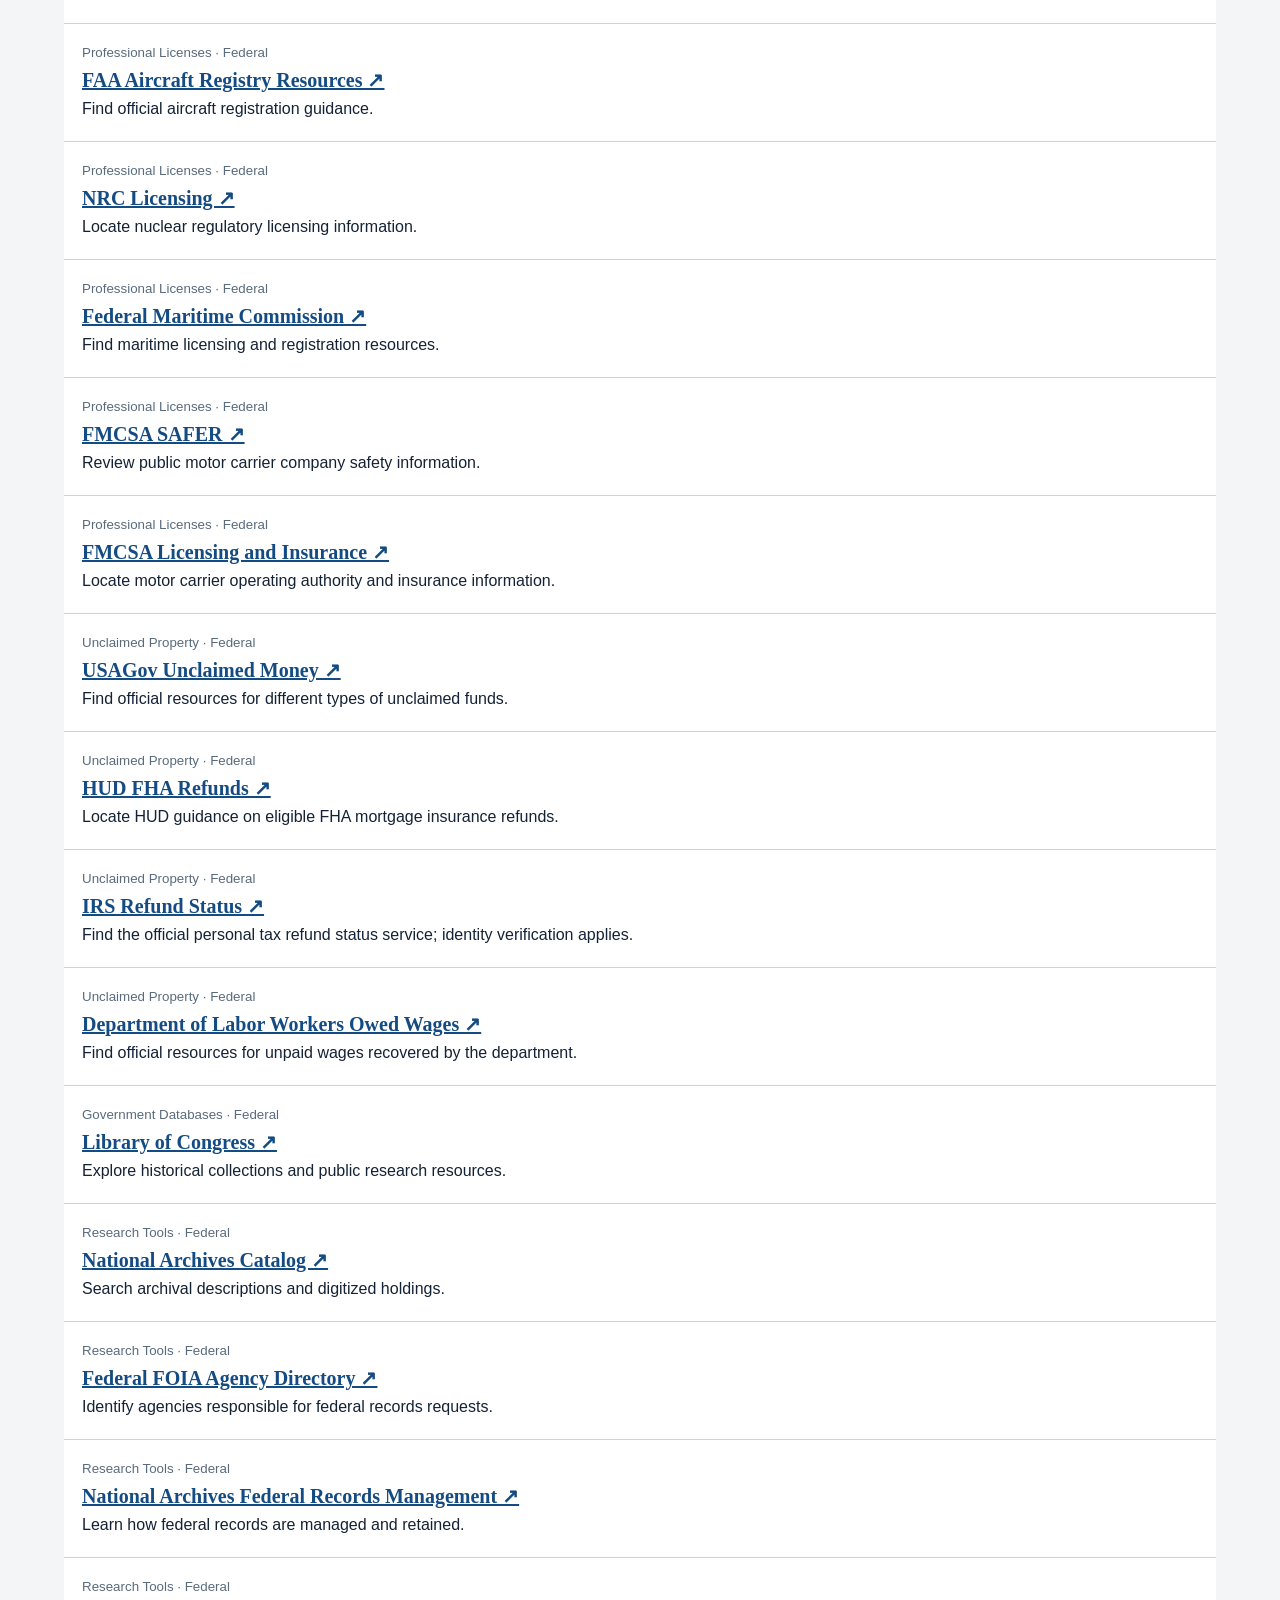
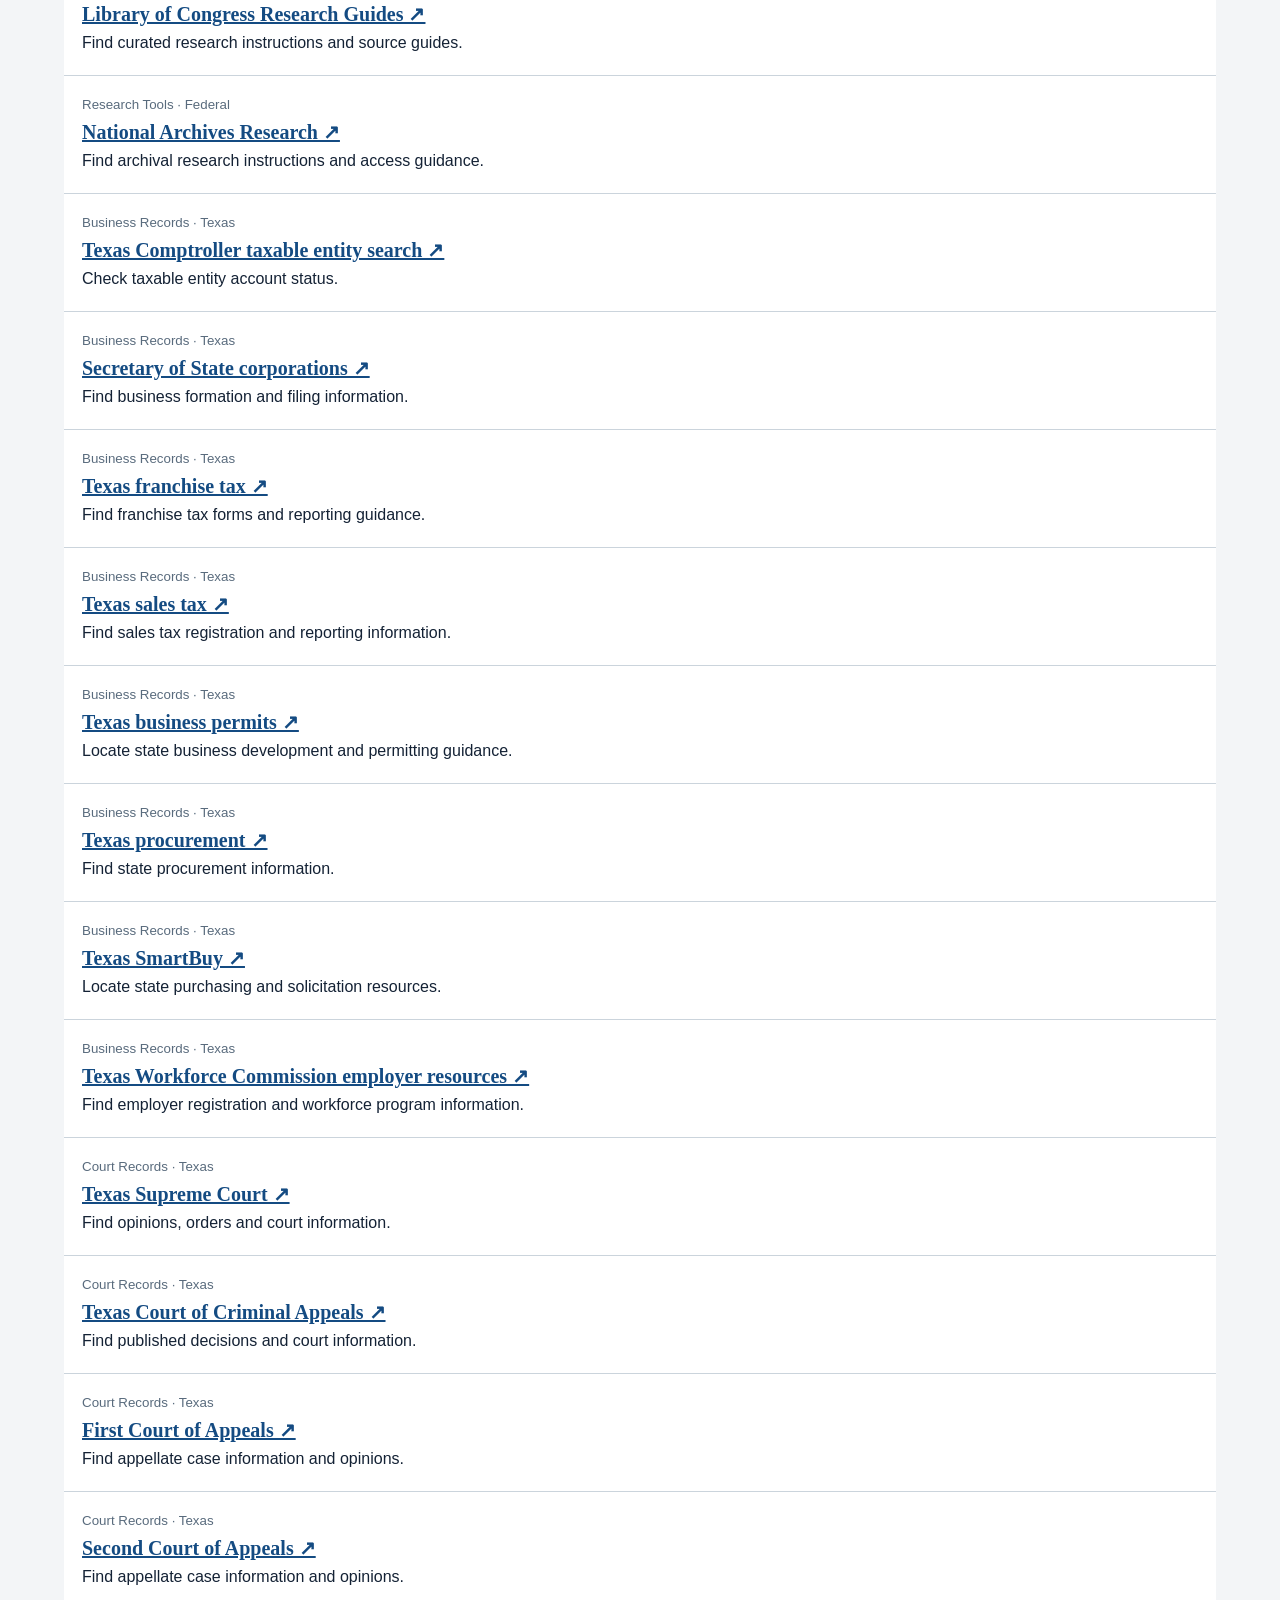
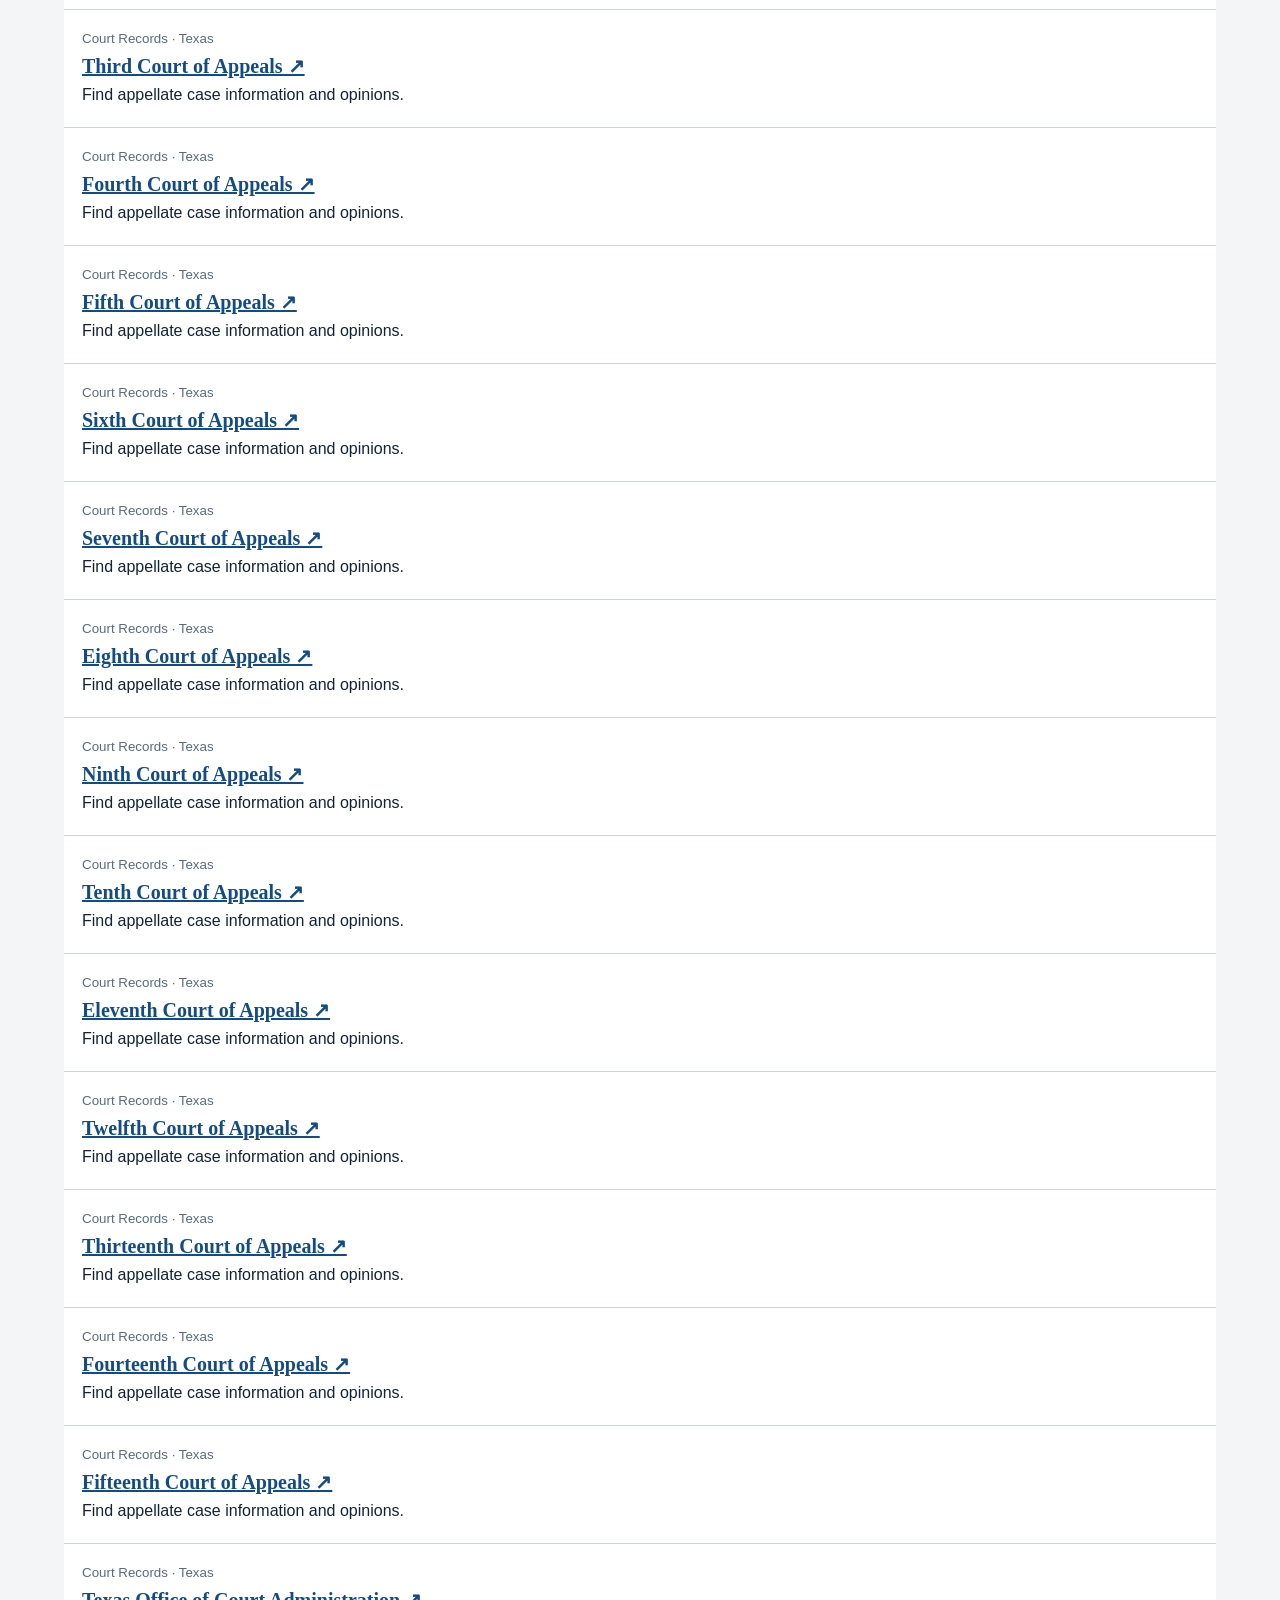
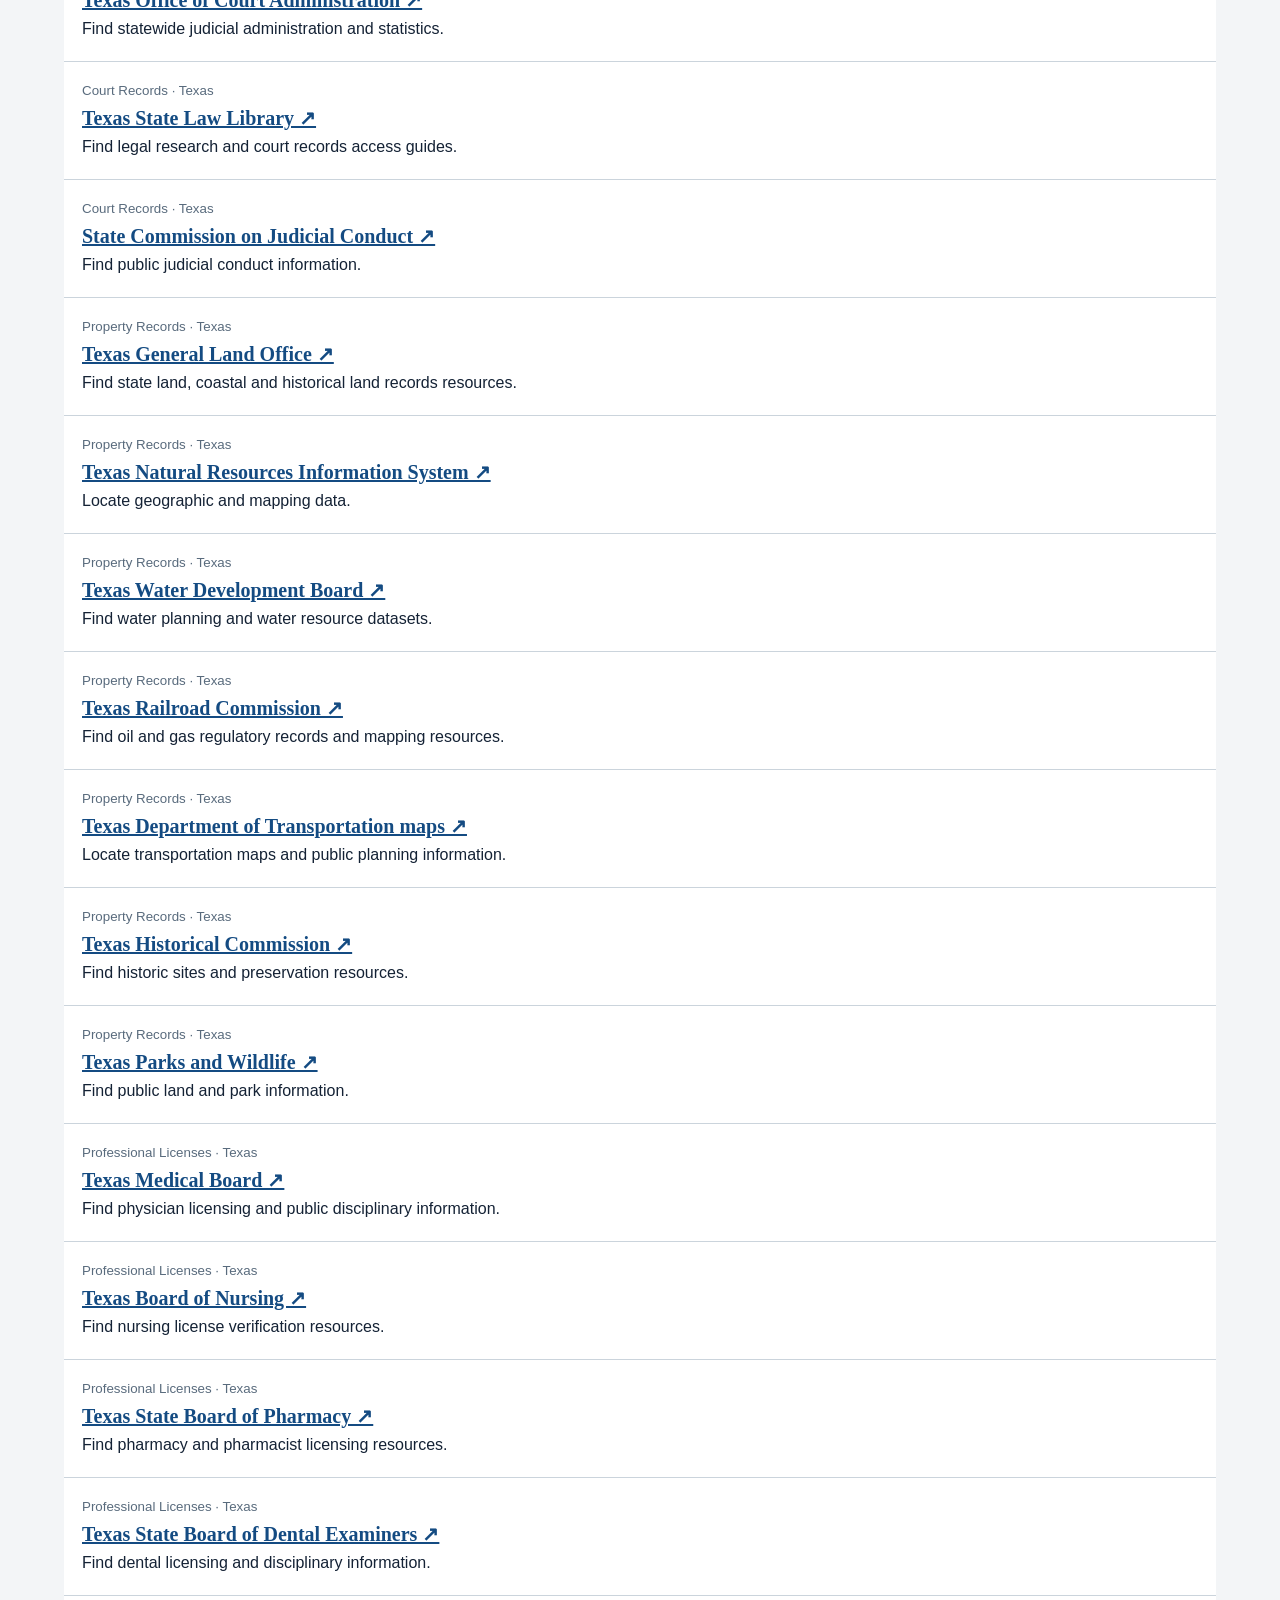
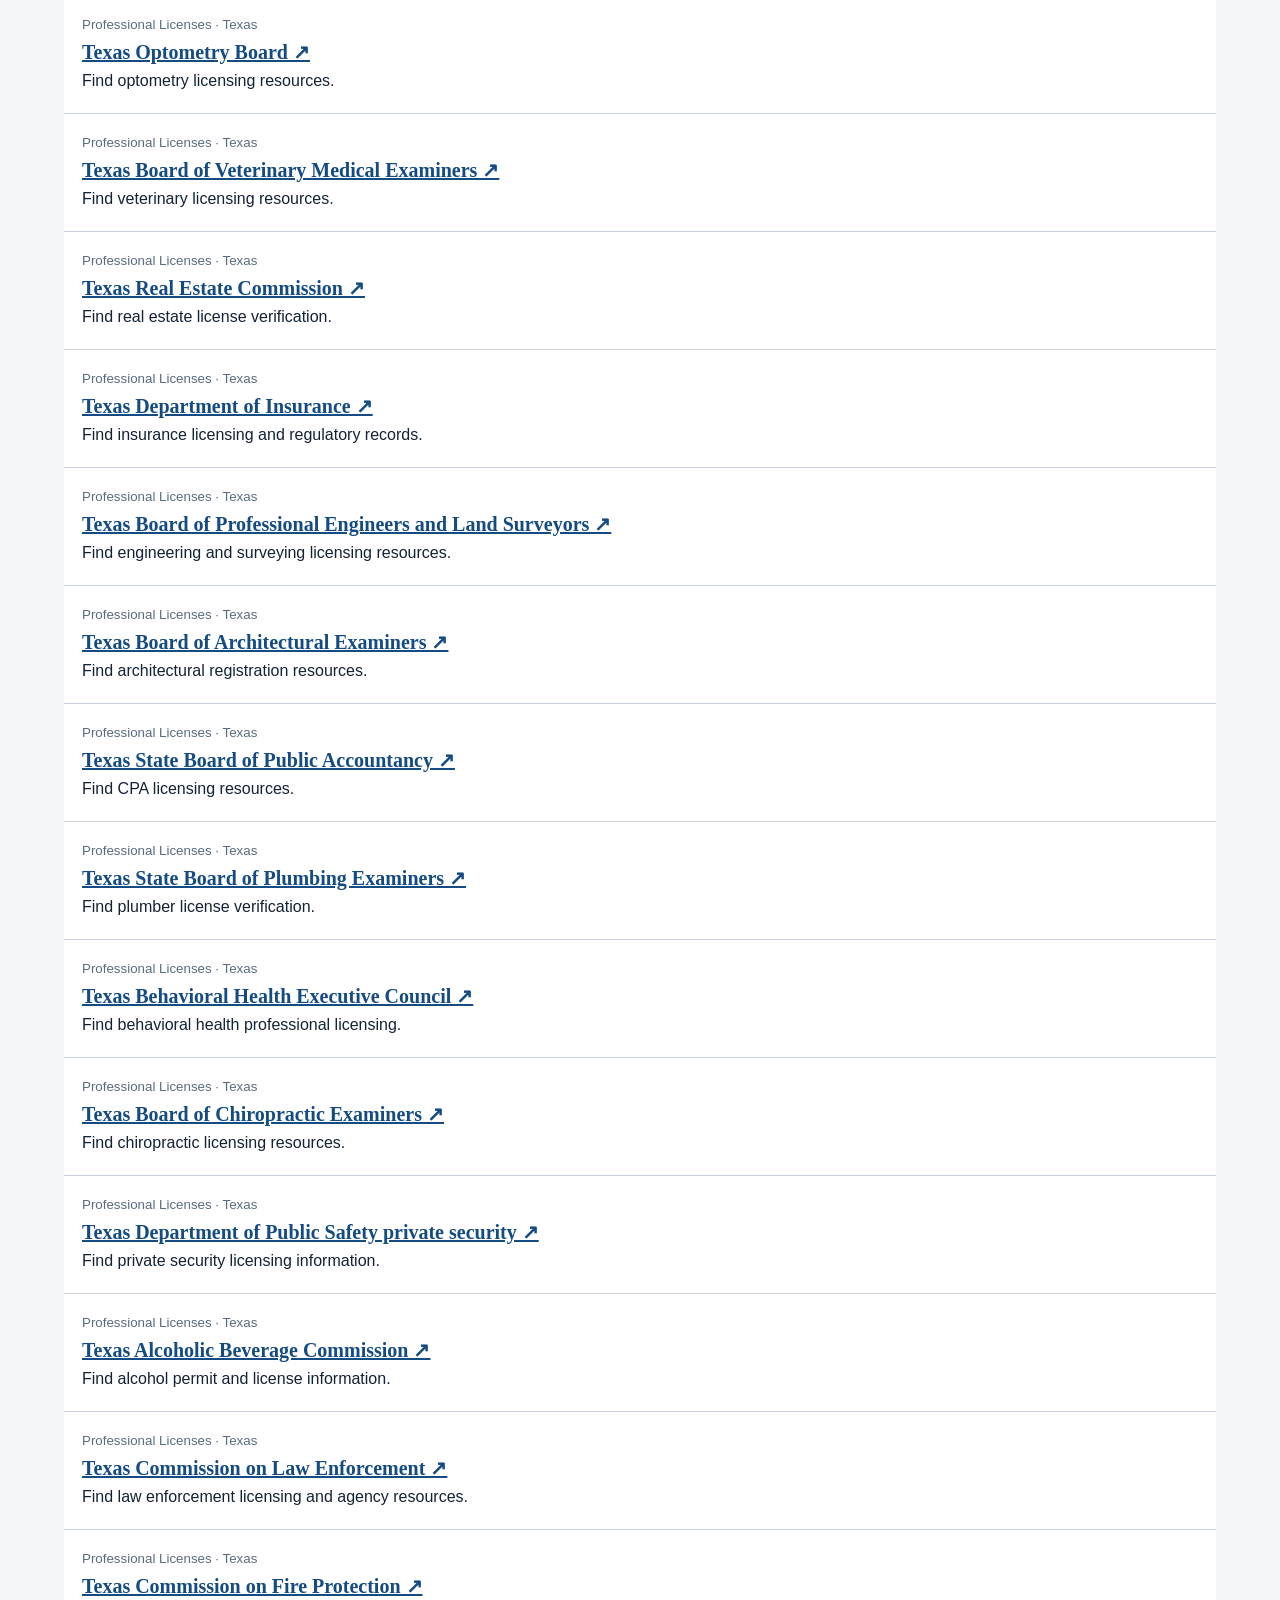
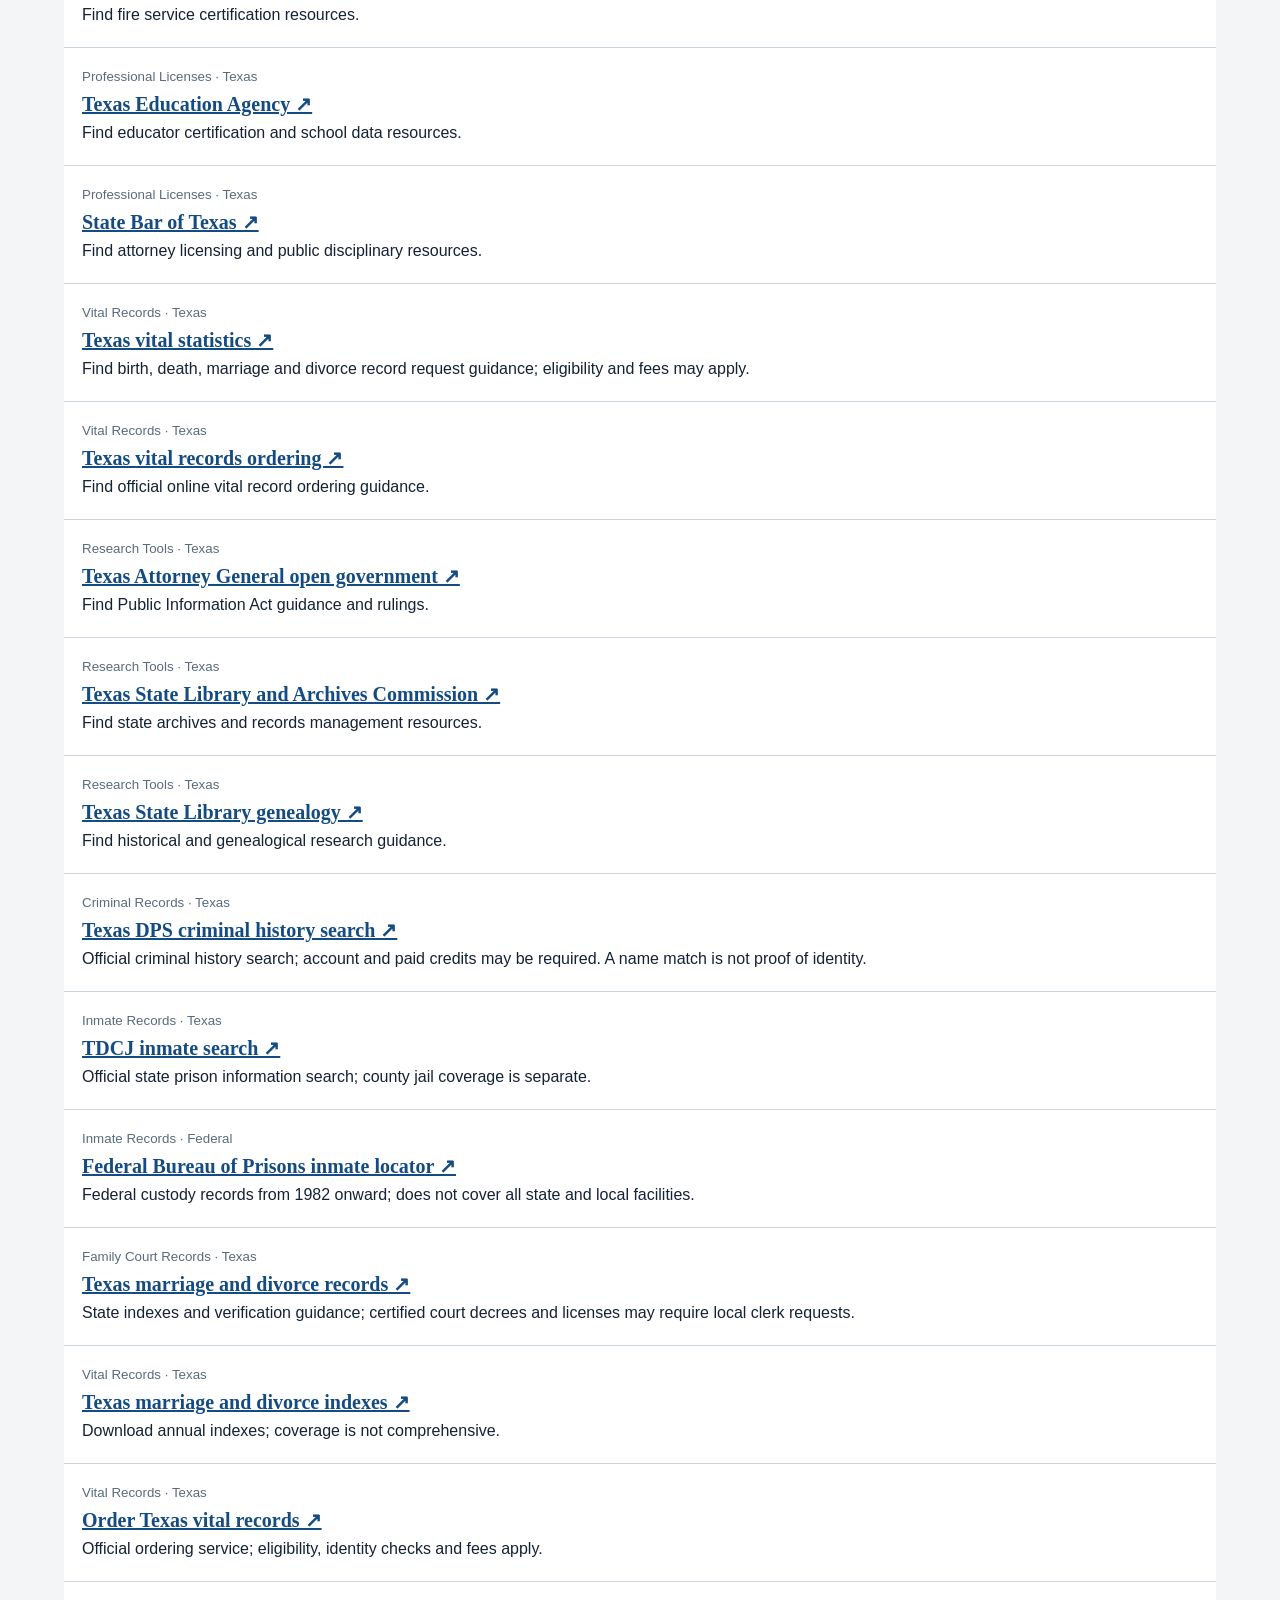
<file: records.html>
<!doctype html><html lang="en"><head><meta charset="utf-8"><meta name="viewport" content="width=device-width,initial-scale=1"><meta name="description" content="Find official federal and Texas public records resources. Independent public information directory."><title>Search Public Records Resources | Public Gateway</title><link rel="stylesheet" href="style.css?v=27"></head><body><header><a class="brand" href="./"><span class="logo" aria-hidden="true"><svg viewBox="0 0 24 24" fill="none" stroke="currentColor" stroke-width="1.6" stroke-linejoin="round" stroke-linecap="round" aria-hidden="true"><path d="M2 9 12 3l10 6H2Zm2 12h16M2 23h20M6 11v8m4-8v8m4-8v8m4-8v8"/></svg></span><span>PUBLIC GATEWAY<small>PUBLIC RECORDS INTELLIGENCE</small></span></a><nav aria-label="Main navigation"><a href="./">Home</a><a href="records.html">Records</a><a href="./#states">States</a><a href="counties.html">Counties</a><a href="./#tools">Tools</a><a href="./#guide">Guides</a></nav></header><main class="directory"><section class="light"><a href="./">Home</a> / Records<h1>Public Records Directory</h1><p>Find official sources by jurisdiction or record type. This search finds resources, not individual personal records.</p><form id="search" action="records.html" method="get"><label class="sr" for="query">Search resources</label><input name="q" id="query" placeholder="Search the directory"><button>Search Records</button><div class="directory-filters"><label>Search collection<select name="scope" id="scope-filter"><option value="core">Core public records</option><option value="advanced">Advanced government research</option><option value="all">All resources</option></select></label></div><div class="directory-filters"><label>Jurisdiction<select name="region" id="region-filter"><option value="">All jurisdictions</option><option>Federal</option><option>Alabama</option><option>Alaska</option><option>Arizona</option><option>Arkansas</option><option>California</option><option>Colorado</option><option>Connecticut</option><option>Delaware</option><option>District of Columbia</option><option>Florida</option><option>Georgia</option><option>Hawaii</option><option>Idaho</option><option>Illinois</option><option>Indiana</option><option>Iowa</option><option>Kansas</option><option>Kentucky</option><option>Louisiana</option><option>Maine</option><option>Maryland</option><option>Massachusetts</option><option>Michigan</option><option>Minnesota</option><option>Mississippi</option><option>Missouri</option><option>Montana</option><option>Nebraska</option><option>Nevada</option><option>New Hampshire</option><option>New Jersey</option><option>New Mexico</option><option>New York</option><option>North Carolina</option><option>North Dakota</option><option>Ohio</option><option>Oklahoma</option><option>Oregon</option><option>Pennsylvania</option><option>Rhode Island</option><option>South Carolina</option><option>South Dakota</option><option>Tennessee</option><option>Texas</option><option>Utah</option><option>Vermont</option><option>Virginia</option><option>Washington</option><option>West Virginia</option><option>Wisconsin</option><option>Wyoming</option></select></label><label>Record category<select name="group" id="group-filter"><option value="">All categories</option><option value="Personal &amp; Legal">Personal &amp; Legal</option><option value="Property &amp; Financial">Property &amp; Financial</option><option value="Business &amp; Professional">Business &amp; Professional</option><option value="Government &amp; Political">Government &amp; Political</option><option value="Transportation &amp; Environmental">Transportation &amp; Environmental</option><option value="Historical &amp; Research">Historical &amp; Research</option></select></label></div><div class="directory-filters"><label>Record type<select name="category" id="category-filter"><option value="">All record types</option></select></label></div><div class="county-filter" id="county-filter-wrap" hidden><label for="county-filter">County</label><select name="county" id="county-filter" disabled><option value="">All Texas counties (statewide resources)</option><option value="Anderson">Anderson County</option><option value="Andrews">Andrews County</option><option value="Angelina">Angelina County</option><option value="Aransas">Aransas County</option><option value="Archer">Archer County</option><option value="Armstrong">Armstrong County</option><option value="Atascosa">Atascosa County</option><option value="Austin">Austin County</option><option value="Bailey">Bailey County</option><option value="Bandera">Bandera County</option><option value="Bastrop">Bastrop County</option><option value="Baylor">Baylor County</option><option value="Bee">Bee County</option><option value="Bell">Bell County</option><option value="Bexar">Bexar County</option><option value="Blanco">Blanco County</option><option value="Borden">Borden County</option><option value="Bosque">Bosque County</option><option value="Bowie">Bowie County</option><option value="Brazoria">Brazoria County</option><option value="Brazos">Brazos County</option><option value="Brewster">Brewster County</option><option value="Briscoe">Briscoe County</option><option value="Brooks">Brooks County</option><option value="Brown">Brown County</option><option value="Burleson">Burleson County</option><option value="Burnet">Burnet County</option><option value="Caldwell">Caldwell County</option><option value="Calhoun">Calhoun County</option><option value="Callahan">Callahan County</option><option value="Cameron">Cameron County</option><option value="Camp">Camp County</option><option value="Carson">Carson County</option><option value="Cass">Cass County</option><option value="Castro">Castro County</option><option value="Chambers">Chambers County</option><option value="Cherokee">Cherokee County</option><option value="Childress">Childress County</option><option value="Clay">Clay County</option><option value="Cochran">Cochran County</option><option value="Coke">Coke County</option><option value="Coleman">Coleman County</option><option value="Collin">Collin County</option><option value="Collingsworth">Collingsworth County</option><option value="Colorado">Colorado County</option><option value="Comal">Comal County</option><option value="Comanche">Comanche County</option><option value="Concho">Concho County</option><option value="Cooke">Cooke County</option><option value="Coryell">Coryell County</option><option value="Cottle">Cottle County</option><option value="Crane">Crane County</option><option value="Crockett">Crockett County</option><option value="Crosby">Crosby County</option><option value="Culberson">Culberson County</option><option value="Dallam">Dallam County</option><option value="Dallas">Dallas County</option><option value="Dawson">Dawson County</option><option value="Deaf Smith">Deaf Smith County</option><option value="Delta">Delta County</option><option value="Denton">Denton County</option><option value="DeWitt">DeWitt County</option><option value="Dickens">Dickens County</option><option value="Dimmit">Dimmit County</option><option value="Donley">Donley County</option><option value="Duval">Duval County</option><option value="Eastland">Eastland County</option><option value="Ector">Ector County</option><option value="Edwards">Edwards County</option><option value="El Paso">El Paso County</option><option value="Ellis">Ellis County</option><option value="Erath">Erath County</option><option value="Falls">Falls County</option><option value="Fannin">Fannin County</option><option value="Fayette">Fayette County</option><option value="Fisher">Fisher County</option><option value="Floyd">Floyd County</option><option value="Foard">Foard County</option><option value="Fort Bend">Fort Bend County</option><option value="Franklin">Franklin County</option><option value="Freestone">Freestone County</option><option value="Frio">Frio County</option><option value="Gaines">Gaines County</option><option value="Galveston">Galveston County</option><option value="Garza">Garza County</option><option value="Gillespie">Gillespie County</option><option value="Glasscock">Glasscock County</option><option value="Goliad">Goliad County</option><option value="Gonzales">Gonzales County</option><option value="Gray">Gray County</option><option value="Grayson">Grayson County</option><option value="Gregg">Gregg County</option><option value="Grimes">Grimes County</option><option value="Guadalupe">Guadalupe County</option><option value="Hale">Hale County</option><option value="Hall">Hall County</option><option value="Hamilton">Hamilton County</option><option value="Hansford">Hansford County</option><option value="Hardeman">Hardeman County</option><option value="Hardin">Hardin County</option><option value="Harris">Harris County</option><option value="Harrison">Harrison County</option><option value="Hartley">Hartley County</option><option value="Haskell">Haskell County</option><option value="Hays">Hays County</option><option value="Hemphill">Hemphill County</option><option value="Henderson">Henderson County</option><option value="Hidalgo">Hidalgo County</option><option value="Hill">Hill County</option><option value="Hockley">Hockley County</option><option value="Hood">Hood County</option><option value="Hopkins">Hopkins County</option><option value="Houston">Houston County</option><option value="Howard">Howard County</option><option value="Hudspeth">Hudspeth County</option><option value="Hunt">Hunt County</option><option value="Hutchinson">Hutchinson County</option><option value="Irion">Irion County</option><option value="Jack">Jack County</option><option value="Jackson">Jackson County</option><option value="Jasper">Jasper County</option><option value="Jeff Davis">Jeff Davis County</option><option value="Jefferson">Jefferson County</option><option value="Jim Hogg">Jim Hogg County</option><option value="Jim Wells">Jim Wells County</option><option value="Johnson">Johnson County</option><option value="Jones">Jones County</option><option value="Karnes">Karnes County</option><option value="Kaufman">Kaufman County</option><option value="Kendall">Kendall County</option><option value="Kenedy">Kenedy County</option><option value="Kent">Kent County</option><option value="Kerr">Kerr County</option><option value="Kimble">Kimble County</option><option value="King">King County</option><option value="Kinney">Kinney County</option><option value="Kleberg">Kleberg County</option><option value="Knox">Knox County</option><option value="La Salle">La Salle County</option><option value="Lamar">Lamar County</option><option value="Lamb">Lamb County</option><option value="Lampasas">Lampasas County</option><option value="Lavaca">Lavaca County</option><option value="Lee">Lee County</option><option value="Leon">Leon County</option><option value="Liberty">Liberty County</option><option value="Limestone">Limestone County</option><option value="Lipscomb">Lipscomb County</option><option value="Live Oak">Live Oak County</option><option value="Llano">Llano County</option><option value="Loving">Loving County</option><option value="Lubbock">Lubbock County</option><option value="Lynn">Lynn County</option><option value="Madison">Madison County</option><option value="Marion">Marion County</option><option value="Martin">Martin County</option><option value="Mason">Mason County</option><option value="Matagorda">Matagorda County</option><option value="Maverick">Maverick County</option><option value="McCulloch">McCulloch County</option><option value="McLennan">McLennan County</option><option value="McMullen">McMullen County</option><option value="Medina">Medina County</option><option value="Menard">Menard County</option><option value="Midland">Midland County</option><option value="Milam">Milam County</option><option value="Mills">Mills County</option><option value="Mitchell">Mitchell County</option><option value="Montague">Montague County</option><option value="Montgomery">Montgomery County</option><option value="Moore">Moore County</option><option value="Morris">Morris County</option><option value="Motley">Motley County</option><option value="Nacogdoches">Nacogdoches County</option><option value="Navarro">Navarro County</option><option value="Newton">Newton County</option><option value="Nolan">Nolan County</option><option value="Nueces">Nueces County</option><option value="Ochiltree">Ochiltree County</option><option value="Oldham">Oldham County</option><option value="Orange">Orange County</option><option value="Palo Pinto">Palo Pinto County</option><option value="Panola">Panola County</option><option value="Parker">Parker County</option><option value="Parmer">Parmer County</option><option value="Pecos">Pecos County</option><option value="Polk">Polk County</option><option value="Potter">Potter County</option><option value="Presidio">Presidio County</option><option value="Rains">Rains County</option><option value="Randall">Randall County</option><option value="Reagan">Reagan County</option><option value="Real">Real County</option><option value="Red River">Red River County</option><option value="Reeves">Reeves County</option><option value="Refugio">Refugio County</option><option value="Roberts">Roberts County</option><option value="Robertson">Robertson County</option><option value="Rockwall">Rockwall County</option><option value="Runnels">Runnels County</option><option value="Rusk">Rusk County</option><option value="Sabine">Sabine County</option><option value="San Augustine">San Augustine County</option><option value="San Jacinto">San Jacinto County</option><option value="San Patricio">San Patricio County</option><option value="San Saba">San Saba County</option><option value="Schleicher">Schleicher County</option><option value="Scurry">Scurry County</option><option value="Shackelford">Shackelford County</option><option value="Shelby">Shelby County</option><option value="Sherman">Sherman County</option><option value="Smith">Smith County</option><option value="Somervell">Somervell County</option><option value="Starr">Starr County</option><option value="Stephens">Stephens County</option><option value="Sterling">Sterling County</option><option value="Stonewall">Stonewall County</option><option value="Sutton">Sutton County</option><option value="Swisher">Swisher County</option><option value="Tarrant">Tarrant County</option><option value="Taylor">Taylor County</option><option value="Terrell">Terrell County</option><option value="Terry">Terry County</option><option value="Throckmorton">Throckmorton County</option><option value="Titus">Titus County</option><option value="Tom Green">Tom Green County</option><option value="Travis">Travis County</option><option value="Trinity">Trinity County</option><option value="Tyler">Tyler County</option><option value="Upshur">Upshur County</option><option value="Upton">Upton County</option><option value="Uvalde">Uvalde County</option><option value="Val Verde">Val Verde County</option><option value="Van Zandt">Van Zandt County</option><option value="Victoria">Victoria County</option><option value="Walker">Walker County</option><option value="Waller">Waller County</option><option value="Ward">Ward County</option><option value="Washington">Washington County</option><option value="Webb">Webb County</option><option value="Wharton">Wharton County</option><option value="Wheeler">Wheeler County</option><option value="Wichita">Wichita County</option><option value="Wilbarger">Wilbarger County</option><option value="Willacy">Willacy County</option><option value="Williamson">Williamson County</option><option value="Wilson">Wilson County</option><option value="Winkler">Winkler County</option><option value="Wise">Wise County</option><option value="Wood">Wood County</option><option value="Yoakum">Yoakum County</option><option value="Young">Young County</option><option value="Zapata">Zapata County</option><option value="Zavala">Zavala County</option></select><a href="counties.html">Browse all 254 Texas counties</a></div></form></section><section class="light" id="records"><h2>Public Records Resources</h2><p id="status" role="status">Initial directory — links require launch verification.</p><button id="reset" type="button">Show all resources</button><div id="results"><article data-category-name="Business Records" data-region-name="Federal" data-record-types="Business Records|Corporate Filings"><small>Business Records · Federal</small><h3><a href="https://www.sec.gov/edgar/search/" rel="noopener">SEC EDGAR ↗</a></h3><p>Search public company filings and financial disclosures.</p></article><article data-category-name="Court Records" data-region-name="Federal" data-record-types="Court Records"><small>Court Records · Federal</small><h3><a href="https://pacer.uscourts.gov/" rel="noopener">PACER ↗</a></h3><p>Access federal court records; registration and fees may apply.</p></article><article data-category-name="Government Databases" data-region-name="Federal" data-record-types="Government Databases"><small>Government Databases · Federal</small><h3><a href="https://data.gov/" rel="noopener">Data.gov ↗</a></h3><p>Discover federal government datasets.</p></article><article data-category-name="Government Databases" data-region-name="Federal" data-record-types="Government Databases|Government Spending|Government Grants"><small>Government Databases · Federal</small><h3><a href="https://www.usaspending.gov/" rel="noopener">USAspending ↗</a></h3><p>Explore federal spending and awards.</p></article><article data-category-name="Government Databases" data-region-name="Federal" data-record-types="Government Databases|Government Archives"><small>Government Databases · Federal</small><h3><a href="https://www.archives.gov/" rel="noopener">National Archives ↗</a></h3><p>Explore historical federal records.</p></article><article data-category-name="Research Tools" data-region-name="Federal" data-record-types="Research Tools|Public Information Requests"><small>Research Tools · Federal</small><h3><a href="https://www.foia.gov/" rel="noopener">FOIA.gov ↗</a></h3><p>Find federal agencies and learn how to request records.</p></article><article data-category-name="Business Records" data-region-name="Texas" data-record-types="Business Records|Business Registrations"><small>Business Records · Texas</small><h3><a href="https://www.sos.texas.gov/" rel="noopener">Texas Secretary of State ↗</a></h3><p>Locate official business filing services.</p></article><article data-category-name="Property Records" data-region-name="Texas" data-record-types="Property Records|Property Tax Records"><small>Property Records · Texas</small><h3><a href="https://comptroller.texas.gov/taxes/property-tax/" rel="noopener">Texas Comptroller ↗</a></h3><p>Find property tax information and local appraisal resources.</p></article><article data-category-name="Professional Licenses" data-region-name="Texas" data-record-types="Professional Licenses"><small>Professional Licenses · Texas</small><h3><a href="https://www.tdlr.texas.gov/" rel="noopener">Texas Department of Licensing and Regulation ↗</a></h3><p>Find official licensing information.</p></article><article data-category-name="Unclaimed Property" data-region-name="Texas" data-record-types="Unclaimed Property"><small>Unclaimed Property · Texas</small><h3><a href="https://claimittexas.gov/" rel="noopener">ClaimItTexas ↗</a></h3><p>Search the official Texas unclaimed property service.</p></article><article data-category-name="Court Records" data-region-name="Texas" data-record-types="Court Records"><small>Court Records · Texas</small><h3><a href="https://www.txcourts.gov/" rel="noopener">Texas Judicial Branch ↗</a></h3><p>Find court information and official judicial resources.</p></article><article data-category-name="Business Records" data-region-name="Federal" data-record-types="Business Records|Business Registrations|Government Contracts"><small>Business Records · Federal</small><h3><a href="https://sam.gov/" rel="noopener">SAM.gov ↗</a></h3><p>Federal entity registrations and contracting opportunities. Some functions require an account.</p></article><article data-category-name="Business Records" data-region-name="Federal" data-record-types="Business Records|Trademarks"><small>Business Records · Federal</small><h3><a href="https://www.uspto.gov/trademarks/search" rel="noopener">USPTO Trademark Search ↗</a></h3><p>Find federal trademark applications and registrations.</p></article><article data-category-name="Business Records" data-region-name="Federal" data-record-types="Business Records|Patents"><small>Business Records · Federal</small><h3><a href="https://ppubs.uspto.gov/pubwebapp/" rel="noopener">USPTO Patent Public Search ↗</a></h3><p>Search published US patents and patent applications.</p></article><article data-category-name="Business Records" data-region-name="Federal" data-record-types="Business Records|Nonprofit Records"><small>Business Records · Federal</small><h3><a href="https://www.irs.gov/charities-non-profits/tax-exempt-organization-search" rel="noopener">IRS Tax Exempt Organization Search ↗</a></h3><p>Check federal tax-exempt status and available nonprofit filings.</p></article><article data-category-name="Court Records" data-region-name="Federal" data-record-types="Court Records"><small>Court Records · Federal</small><h3><a href="https://www.supremecourt.gov/opinions/opinions.aspx" rel="noopener">Supreme Court opinions ↗</a></h3><p>Read published Supreme Court opinions.</p></article><article data-category-name="Court Records" data-region-name="Federal" data-record-types="Court Records"><small>Court Records · Federal</small><h3><a href="https://www.uscourts.gov/" rel="noopener">US Courts ↗</a></h3><p>Find federal court information and court locator resources.</p></article><article data-category-name="Government Databases" data-region-name="Federal" data-record-types="Government Databases|Legislative Records"><small>Government Databases · Federal</small><h3><a href="https://www.federalregister.gov/" rel="noopener">Federal Register ↗</a></h3><p>Search proposed rules, final rules and federal notices.</p></article><article data-category-name="Government Databases" data-region-name="Federal" data-record-types="Government Databases|Legislative Records"><small>Government Databases · Federal</small><h3><a href="https://www.govinfo.gov/" rel="noopener">GovInfo ↗</a></h3><p>Access official federal publications and legislative documents.</p></article><article data-category-name="Government Databases" data-region-name="Federal" data-record-types="Government Databases|Legislative Records"><small>Government Databases · Federal</small><h3><a href="https://www.congress.gov/" rel="noopener">Congress.gov ↗</a></h3><p>Search federal legislation and congressional activity.</p></article><article data-category-name="Government Databases" data-region-name="Federal" data-record-types="Government Databases"><small>Government Databases · Federal</small><h3><a href="https://data.census.gov/" rel="noopener">Census Data ↗</a></h3><p>Explore population, housing and economic statistics.</p></article><article data-category-name="Government Databases" data-region-name="Federal" data-record-types="Government Databases"><small>Government Databases · Federal</small><h3><a href="https://www.bls.gov/" rel="noopener">Bureau of Labor Statistics ↗</a></h3><p>Access employment, wages and price statistics.</p></article><article data-category-name="Government Databases" data-region-name="Federal" data-record-types="Government Databases"><small>Government Databases · Federal</small><h3><a href="https://www.bea.gov/" rel="noopener">Bureau of Economic Analysis ↗</a></h3><p>Access national and regional economic accounts.</p></article><article data-category-name="Government Databases" data-region-name="Federal" data-record-types="Government Databases|Environmental Records"><small>Government Databases · Federal</small><h3><a href="https://echo.epa.gov/" rel="noopener">EPA ECHO ↗</a></h3><p>Explore public environmental compliance information about regulated facilities.</p></article><article data-category-name="Government Databases" data-region-name="Federal" data-record-types="Government Databases|Government Audits"><small>Government Databases · Federal</small><h3><a href="https://www.gao.gov/" rel="noopener">GAO Reports ↗</a></h3><p>Find federal audit and accountability reports.</p></article><article data-category-name="Government Databases" data-region-name="Federal" data-record-types="Government Databases"><small>Government Databases · Federal</small><h3><a href="https://www.regulations.gov/" rel="noopener">Regulations.gov ↗</a></h3><p>Find federal rulemaking dockets and public comments.</p></article><article data-category-name="Government Databases" data-region-name="Federal" data-record-types="Government Databases|Product Recalls"><small>Government Databases · Federal</small><h3><a href="https://www.nhtsa.gov/recalls" rel="noopener">NHTSA Recalls ↗</a></h3><p>Find vehicle and equipment safety recalls.</p></article><article data-category-name="Government Databases" data-region-name="Federal" data-record-types="Government Databases|Product Recalls"><small>Government Databases · Federal</small><h3><a href="https://www.cpsc.gov/Recalls" rel="noopener">Consumer Product Safety Commission Recalls ↗</a></h3><p>Search published consumer product recalls.</p></article><article data-category-name="Property Records" data-region-name="Federal" data-record-types="Property Records|Land and Deed Records|Historical Maps"><small>Property Records · Federal</small><h3><a href="https://glorecords.blm.gov/" rel="noopener">BLM General Land Office Records ↗</a></h3><p>Find historical federal land patents and survey records.</p></article><article data-category-name="Property Records" data-region-name="Federal" data-record-types="Property Records"><small>Property Records · Federal</small><h3><a href="https://msc.fema.gov/portal/home" rel="noopener">FEMA Flood Map Service Center ↗</a></h3><p>Find official flood hazard maps.</p></article><article data-category-name="Professional Licenses" data-region-name="Federal" data-record-types="Professional Licenses"><small>Professional Licenses · Federal</small><h3><a href="https://www.faa.gov/licenses_certificates/airmen_certification" rel="noopener">FAA Airmen Certification ↗</a></h3><p>Find official aviation certification resources.</p></article><article data-category-name="Unclaimed Property" data-region-name="Federal" data-record-types="Unclaimed Property"><small>Unclaimed Property · Federal</small><h3><a href="https://treasuryhunt.gov/" rel="noopener">Treasury Hunt ↗</a></h3><p>Official Treasury resources for eligible matured savings bonds and related payments.</p></article><article data-category-name="Unclaimed Property" data-region-name="Federal" data-record-types="Unclaimed Property"><small>Unclaimed Property · Federal</small><h3><a href="https://www.pbgc.gov/" rel="noopener">PBGC Unclaimed Pensions ↗</a></h3><p>Locate official missing pension participant resources.</p></article><article data-category-name="Research Tools" data-region-name="Federal" data-record-types="Research Tools|Public Information Requests|Government Archives"><small>Research Tools · Federal</small><h3><a href="https://www.archives.gov/foia" rel="noopener">National Archives FOIA ↗</a></h3><p>Learn how to request National Archives agency records.</p></article><article data-category-name="Research Tools" data-region-name="Federal" data-record-types="Research Tools"><small>Research Tools · Federal</small><h3><a href="https://www.usa.gov/" rel="noopener">USAGov ↗</a></h3><p>Find official government agencies and services.</p></article><article data-category-name="Business Records" data-region-name="Federal" data-record-types="Business Records|Corporate Filings"><small>Business Records · Federal</small><h3><a href="https://www.sec.gov/edgar/searchedgar/companysearch" rel="noopener">SEC Company Filings ↗</a></h3><p>Find company filings by name or ticker.</p></article><article data-category-name="Business Records" data-region-name="Federal" data-record-types="Business Records"><small>Business Records · Federal</small><h3><a href="https://adviserinfo.sec.gov/" rel="noopener">SEC Investment Adviser Public Disclosure ↗</a></h3><p>Review registered investment adviser firms and disclosures.</p></article><article data-category-name="Business Records" data-region-name="Federal" data-record-types="Business Records"><small>Business Records · Federal</small><h3><a href="https://data.sba.gov/" rel="noopener">SBA Data Resources ↗</a></h3><p>Explore published small business program datasets.</p></article><article data-category-name="Business Records" data-region-name="Federal" data-record-types="Business Records|Government Contracts"><small>Business Records · Federal</small><h3><a href="https://www.acquisition.gov/" rel="noopener">Federal Procurement Data ↗</a></h3><p>Find federal acquisition regulations and procurement guidance.</p></article><article data-category-name="Business Records" data-region-name="Federal" data-record-types="Business Records"><small>Business Records · Federal</small><h3><a href="https://dataweb.usitc.gov/" rel="noopener">USITC DataWeb ↗</a></h3><p>Explore US merchandise trade statistics; registration may apply.</p></article><article data-category-name="Business Records" data-region-name="Federal" data-record-types="Business Records"><small>Business Records · Federal</small><h3><a href="https://www.trade.gov/" rel="noopener">International Trade Administration ↗</a></h3><p>Locate official trade data and market research.</p></article><article data-category-name="Business Records" data-region-name="Federal" data-record-types="Business Records"><small>Business Records · Federal</small><h3><a href="https://assignmentcenter.uspto.gov/" rel="noopener">USPTO Assignment Center ↗</a></h3><p>Find patent and trademark assignment resources.</p></article><article data-category-name="Business Records" data-region-name="Federal" data-record-types="Business Records|Trademarks"><small>Business Records · Federal</small><h3><a href="https://tsdr.uspto.gov/" rel="noopener">USPTO Trademark Status and Document Retrieval ↗</a></h3><p>Retrieve trademark prosecution documents by application or registration number.</p></article><article data-category-name="Business Records" data-region-name="Federal" data-record-types="Business Records"><small>Business Records · Federal</small><h3><a href="https://banks.data.fdic.gov/bankfind-suite/" rel="noopener">FDIC BankFind Suite ↗</a></h3><p>Research insured banks and institutional histories.</p></article><article data-category-name="Business Records" data-region-name="Federal" data-record-types="Business Records"><small>Business Records · Federal</small><h3><a href="https://mapping.ncua.gov/" rel="noopener">NCUA Credit Union Locator ↗</a></h3><p>Locate federally insured credit unions.</p></article><article data-category-name="Court Records" data-region-name="Federal" data-record-types="Court Records"><small>Court Records · Federal</small><h3><a href="https://www.supremecourt.gov/docket/docket.aspx" rel="noopener">US Supreme Court Docket ↗</a></h3><p>Search Supreme Court case dockets.</p></article><article data-category-name="Court Records" data-region-name="Federal" data-record-types="Court Records"><small>Court Records · Federal</small><h3><a href="https://www.uscourts.gov/court-locator" rel="noopener">US Courts Court Locator ↗</a></h3><p>Identify the relevant federal court.</p></article><article data-category-name="Court Records" data-region-name="Federal" data-record-types="Court Records"><small>Court Records · Federal</small><h3><a href="https://www.fjc.gov/" rel="noopener">Federal Judicial Center ↗</a></h3><p>Find judicial history and published court research.</p></article><article data-category-name="Court Records" data-region-name="Federal" data-record-types="Court Records"><small>Court Records · Federal</small><h3><a href="https://www.ustaxcourt.gov/" rel="noopener">US Tax Court ↗</a></h3><p>Locate Tax Court opinions and case access instructions.</p></article><article data-category-name="Court Records" data-region-name="Federal" data-record-types="Court Records"><small>Court Records · Federal</small><h3><a href="https://www.uscfc.uscourts.gov/" rel="noopener">Court of Federal Claims ↗</a></h3><p>Find published opinions and court information.</p></article><article data-category-name="Court Records" data-region-name="Federal" data-record-types="Court Records"><small>Court Records · Federal</small><h3><a href="https://www.cit.uscourts.gov/" rel="noopener">Court of International Trade ↗</a></h3><p>Locate published decisions and court rules.</p></article><article data-category-name="Court Records" data-region-name="Federal" data-record-types="Court Records|Bankruptcy Records"><small>Court Records · Federal</small><h3><a href="https://www.uscourts.gov/court-programs/bankruptcy" rel="noopener">US Bankruptcy Courts Information ↗</a></h3><p>Learn about bankruptcy proceedings and federal court resources.</p></article><article data-category-name="Property Records" data-region-name="Federal" data-record-types="Property Records"><small>Property Records · Federal</small><h3><a href="https://www.usgs.gov/programs/national-geospatial-program/national-map" rel="noopener">US Geological Survey National Map ↗</a></h3><p>Access official topographic and geospatial resources.</p></article><article data-category-name="Property Records" data-region-name="Federal" data-record-types="Property Records"><small>Property Records · Federal</small><h3><a href="https://earthexplorer.usgs.gov/" rel="noopener">USGS EarthExplorer ↗</a></h3><p>Find historical and current remote sensing imagery.</p></article><article data-category-name="Property Records" data-region-name="Federal" data-record-types="Property Records"><small>Property Records · Federal</small><h3><a href="https://www.nps.gov/subjects/nationalregister/" rel="noopener">National Register of Historic Places ↗</a></h3><p>Research registered historic properties and nomination records.</p></article><article data-category-name="Property Records" data-region-name="Federal" data-record-types="Property Records"><small>Property Records · Federal</small><h3><a href="https://www.huduser.gov/" rel="noopener">HUD User ↗</a></h3><p>Explore housing research and published datasets.</p></article><article data-category-name="Property Records" data-region-name="Federal" data-record-types="Property Records"><small>Property Records · Federal</small><h3><a href="https://www.fhfa.gov/data/hpi" rel="noopener">FHFA House Price Index ↗</a></h3><p>Review published housing price statistics.</p></article><article data-category-name="Property Records" data-region-name="Federal" data-record-types="Property Records"><small>Property Records · Federal</small><h3><a href="https://websoilsurvey.nrcs.usda.gov/" rel="noopener">USDA Web Soil Survey ↗</a></h3><p>Explore official soil survey information.</p></article><article data-category-name="Property Records" data-region-name="Federal" data-record-types="Property Records"><small>Property Records · Federal</small><h3><a href="https://hazards.fema.gov/nri/" rel="noopener">FEMA National Risk Index ↗</a></h3><p>Explore published community-level hazard risk estimates.</p></article><article data-category-name="Property Records" data-region-name="Federal" data-record-types="Property Records"><small>Property Records · Federal</small><h3><a href="https://coast.noaa.gov/digitalcoast/" rel="noopener">NOAA Digital Coast ↗</a></h3><p>Find coastal mapping and geospatial datasets.</p></article><article data-category-name="Professional Licenses" data-region-name="Federal" data-record-types="Professional Licenses"><small>Professional Licenses · Federal</small><h3><a href="https://www.fcc.gov/wireless/universal-licensing-system" rel="noopener">FCC Universal Licensing System ↗</a></h3><p>Find public wireless communications licensing resources.</p></article><article data-category-name="Professional Licenses" data-region-name="Federal" data-record-types="Professional Licenses"><small>Professional Licenses · Federal</small><h3><a href="https://www.fcc.gov/oet/ea" rel="noopener">FCC Equipment Authorization ↗</a></h3><p>Locate equipment certification records.</p></article><article data-category-name="Professional Licenses" data-region-name="Federal" data-record-types="Professional Licenses|Aircraft Records"><small>Professional Licenses · Federal</small><h3><a href="https://www.faa.gov/licenses_certificates/aircraft_certification/aircraft_registry" rel="noopener">FAA Aircraft Registry Resources ↗</a></h3><p>Find official aircraft registration guidance.</p></article><article data-category-name="Professional Licenses" data-region-name="Federal" data-record-types="Professional Licenses"><small>Professional Licenses · Federal</small><h3><a href="https://www.nrc.gov/about-nrc/regulatory/licensing.html" rel="noopener">NRC Licensing ↗</a></h3><p>Locate nuclear regulatory licensing information.</p></article><article data-category-name="Professional Licenses" data-region-name="Federal" data-record-types="Professional Licenses|Maritime Records"><small>Professional Licenses · Federal</small><h3><a href="https://www.fmc.gov/" rel="noopener">Federal Maritime Commission ↗</a></h3><p>Find maritime licensing and registration resources.</p></article><article data-category-name="Professional Licenses" data-region-name="Federal" data-record-types="Professional Licenses"><small>Professional Licenses · Federal</small><h3><a href="https://safer.fmcsa.dot.gov/" rel="noopener">FMCSA SAFER ↗</a></h3><p>Review public motor carrier company safety information.</p></article><article data-category-name="Professional Licenses" data-region-name="Federal" data-record-types="Professional Licenses"><small>Professional Licenses · Federal</small><h3><a href="https://li-public.fmcsa.dot.gov/" rel="noopener">FMCSA Licensing and Insurance ↗</a></h3><p>Locate motor carrier operating authority and insurance information.</p></article><article data-category-name="Unclaimed Property" data-region-name="Federal" data-record-types="Unclaimed Property"><small>Unclaimed Property · Federal</small><h3><a href="https://www.usa.gov/unclaimed-money" rel="noopener">USAGov Unclaimed Money ↗</a></h3><p>Find official resources for different types of unclaimed funds.</p></article><article data-category-name="Unclaimed Property" data-region-name="Federal" data-record-types="Unclaimed Property"><small>Unclaimed Property · Federal</small><h3><a href="https://www.hud.gov/" rel="noopener">HUD FHA Refunds ↗</a></h3><p>Locate HUD guidance on eligible FHA mortgage insurance refunds.</p></article><article data-category-name="Unclaimed Property" data-region-name="Federal" data-record-types="Unclaimed Property"><small>Unclaimed Property · Federal</small><h3><a href="https://www.irs.gov/refunds" rel="noopener">IRS Refund Status ↗</a></h3><p>Find the official personal tax refund status service; identity verification applies.</p></article><article data-category-name="Unclaimed Property" data-region-name="Federal" data-record-types="Unclaimed Property"><small>Unclaimed Property · Federal</small><h3><a href="https://www.dol.gov/agencies/whd/wow" rel="noopener">Department of Labor Workers Owed Wages ↗</a></h3><p>Find official resources for unpaid wages recovered by the department.</p></article><article data-category-name="Government Databases" data-region-name="Federal" data-record-types="Government Databases|Campaign Finance"><small>Government Databases · Federal</small><h3><a href="https://www.fec.gov/data/" rel="noopener">Federal Election Commission Data ↗</a></h3><p>Explore federal campaign finance reports.</p></article><article data-category-name="Government Databases" data-region-name="Federal" data-record-types="Government Databases|Ethics Disclosures"><small>Government Databases · Federal</small><h3><a href="https://www.oge.gov/" rel="noopener">Office of Government Ethics ↗</a></h3><p>Locate executive branch ethics guidance and disclosure access procedures.</p></article><article data-category-name="Government Databases" data-region-name="Federal" data-record-types="Government Databases"><small>Government Databases · Federal</small><h3><a href="https://www.whitehouse.gov/omb/" rel="noopener">Office of Management and Budget ↗</a></h3><p>Find federal budget and administrative policy materials.</p></article><article data-category-name="Government Databases" data-region-name="Federal" data-record-types="Government Databases|Government Spending"><small>Government Databases · Federal</small><h3><a href="https://fiscaldata.treasury.gov/" rel="noopener">Fiscal Data Treasury ↗</a></h3><p>Explore federal fiscal datasets.</p></article><article data-category-name="Government Databases" data-region-name="Federal" data-record-types="Government Databases"><small>Government Databases · Federal</small><h3><a href="https://www.cbo.gov/" rel="noopener">Congressional Budget Office ↗</a></h3><p>Find published budget estimates and economic analysis.</p></article><article data-category-name="Government Databases" data-region-name="Federal" data-record-types="Government Databases"><small>Government Databases · Federal</small><h3><a href="https://fred.stlouisfed.org/" rel="noopener">Federal Reserve Economic Data ↗</a></h3><p>Explore economic time series from public and other sources.</p></article><article data-category-name="Government Databases" data-region-name="Federal" data-record-types="Government Databases"><small>Government Databases · Federal</small><h3><a href="https://www.federalreserve.gov/data.htm" rel="noopener">Federal Reserve Data ↗</a></h3><p>Access official monetary and financial data.</p></article><article data-category-name="Government Databases" data-region-name="Federal" data-record-types="Government Databases"><small>Government Databases · Federal</small><h3><a href="https://bjs.ojp.gov/" rel="noopener">Bureau of Justice Statistics ↗</a></h3><p>Explore published justice system statistics.</p></article><article data-category-name="Government Databases" data-region-name="Federal" data-record-types="Government Databases"><small>Government Databases · Federal</small><h3><a href="https://cde.ucr.cjis.gov/" rel="noopener">FBI Crime Data Explorer ↗</a></h3><p>Explore aggregate crime statistics.</p></article><article data-category-name="Government Databases" data-region-name="Federal" data-record-types="Government Databases|Educational Records"><small>Government Databases · Federal</small><h3><a href="https://nces.ed.gov/" rel="noopener">National Center for Education Statistics ↗</a></h3><p>Access education statistics and institutional datasets.</p></article><article data-category-name="Government Databases" data-region-name="Federal" data-record-types="Government Databases|Educational Records"><small>Government Databases · Federal</small><h3><a href="https://collegescorecard.ed.gov/" rel="noopener">College Scorecard ↗</a></h3><p>Compare published college costs and outcomes.</p></article><article data-category-name="Government Databases" data-region-name="Federal" data-record-types="Government Databases"><small>Government Databases · Federal</small><h3><a href="https://data.cdc.gov/" rel="noopener">CDC Data ↗</a></h3><p>Explore published public health datasets.</p></article><article data-category-name="Government Databases" data-region-name="Federal" data-record-types="Government Databases"><small>Government Databases · Federal</small><h3><a href="https://datadashboard.fda.gov/" rel="noopener">FDA Data Dashboard ↗</a></h3><p>Review published regulatory and inspection datasets.</p></article><article data-category-name="Government Databases" data-region-name="Federal" data-record-types="Government Databases|Product Recalls"><small>Government Databases · Federal</small><h3><a href="https://www.fda.gov/safety/recalls-market-withdrawals-safety-alerts" rel="noopener">FDA Recalls ↗</a></h3><p>Find published product recalls and safety alerts.</p></article><article data-category-name="Government Databases" data-region-name="Federal" data-record-types="Government Databases"><small>Government Databases · Federal</small><h3><a href="https://www.ers.usda.gov/" rel="noopener">USDA Economic Research Service ↗</a></h3><p>Find agricultural and food economics research.</p></article><article data-category-name="Government Databases" data-region-name="Federal" data-record-types="Government Databases"><small>Government Databases · Federal</small><h3><a href="https://www.nass.usda.gov/" rel="noopener">USDA National Agricultural Statistics Service ↗</a></h3><p>Explore agricultural statistics.</p></article><article data-category-name="Government Databases" data-region-name="Federal" data-record-types="Government Databases"><small>Government Databases · Federal</small><h3><a href="https://www.eia.gov/" rel="noopener">Energy Information Administration ↗</a></h3><p>Access energy production, consumption and price data.</p></article><article data-category-name="Government Databases" data-region-name="Federal" data-record-types="Government Databases"><small>Government Databases · Federal</small><h3><a href="https://www.ncei.noaa.gov/" rel="noopener">NOAA National Centers for Environmental Information ↗</a></h3><p>Find historical climate and environmental data.</p></article><article data-category-name="Government Databases" data-region-name="Federal" data-record-types="Government Databases|Transportation Records"><small>Government Databases · Federal</small><h3><a href="https://www.bts.gov/" rel="noopener">Bureau of Transportation Statistics ↗</a></h3><p>Access national transportation statistics.</p></article><article data-category-name="Government Databases" data-region-name="Federal" data-record-types="Government Databases|Accident Records"><small>Government Databases · Federal</small><h3><a href="https://www.ntsb.gov/" rel="noopener">National Transportation Safety Board ↗</a></h3><p>Locate published transportation investigation reports.</p></article><article data-category-name="Government Databases" data-region-name="Federal" data-record-types="Government Databases|Safety Violations"><small>Government Databases · Federal</small><h3><a href="https://www.osha.gov/" rel="noopener">Occupational Safety and Health Administration ↗</a></h3><p>Find public workplace safety standards and enforcement resources.</p></article><article data-category-name="Government Databases" data-region-name="Federal" data-record-types="Government Databases"><small>Government Databases · Federal</small><h3><a href="https://www.dol.gov/" rel="noopener">Department of Labor Data ↗</a></h3><p>Locate labor program data and public reports.</p></article><article data-category-name="Government Databases" data-region-name="Federal" data-record-types="Government Databases|Government Audits"><small>Government Databases · Federal</small><h3><a href="https://www.oversight.gov/" rel="noopener">Oversight.gov ↗</a></h3><p>Find published federal inspector general reports.</p></article><article data-category-name="Government Databases" data-region-name="Federal" data-record-types="Government Databases"><small>Government Databases · Federal</small><h3><a href="https://www.gpo.gov/" rel="noopener">Government Publishing Office ↗</a></h3><p>Locate official government publication services.</p></article><article data-category-name="Government Databases" data-region-name="Federal" data-record-types="Government Databases|Government Archives"><small>Government Databases · Federal</small><h3><a href="https://www.loc.gov/" rel="noopener">Library of Congress ↗</a></h3><p>Explore historical collections and public research resources.</p></article><article data-category-name="Research Tools" data-region-name="Federal" data-record-types="Research Tools|Government Archives"><small>Research Tools · Federal</small><h3><a href="https://catalog.archives.gov/" rel="noopener">National Archives Catalog ↗</a></h3><p>Search archival descriptions and digitized holdings.</p></article><article data-category-name="Research Tools" data-region-name="Federal" data-record-types="Research Tools|Legislative Records"><small>Research Tools · Federal</small><h3><a href="https://www.govinfo.gov/help" rel="noopener">GovInfo Help ↗</a></h3><p>Learn how to locate and retrieve federal publications.</p></article><article data-category-name="Research Tools" data-region-name="Federal" data-record-types="Research Tools|Public Information Requests"><small>Research Tools · Federal</small><h3><a href="https://www.foia.gov/agency-search.html" rel="noopener">Federal FOIA Agency Directory ↗</a></h3><p>Identify agencies responsible for federal records requests.</p></article><article data-category-name="Research Tools" data-region-name="Federal" data-record-types="Research Tools|Government Archives"><small>Research Tools · Federal</small><h3><a href="https://www.archives.gov/records-mgmt" rel="noopener">National Archives Federal Records Management ↗</a></h3><p>Learn how federal records are managed and retained.</p></article><article data-category-name="Research Tools" data-region-name="Federal" data-record-types="Research Tools|Government Archives"><small>Research Tools · Federal</small><h3><a href="https://guides.loc.gov/" rel="noopener">Library of Congress Research Guides ↗</a></h3><p>Find curated research instructions and source guides.</p></article><article data-category-name="Research Tools" data-region-name="Federal" data-record-types="Research Tools"><small>Research Tools · Federal</small><h3><a href="https://catalog.data.gov/" rel="noopener">Data.gov Catalog ↗</a></h3><p>Search published government dataset descriptions.</p></article><article data-category-name="Research Tools" data-region-name="Federal" data-record-types="Research Tools"><small>Research Tools · Federal</small><h3><a href="https://www.usa.gov/agency-index" rel="noopener">USAGov Agency Directory ↗</a></h3><p>Locate official federal agencies.</p></article><article data-category-name="Research Tools" data-region-name="Federal" data-record-types="Research Tools|Government Archives"><small>Research Tools · Federal</small><h3><a href="https://www.archives.gov/research" rel="noopener">National Archives Research ↗</a></h3><p>Find archival research instructions and access guidance.</p></article><article data-category-name="Research Tools" data-region-name="Federal" data-record-types="Research Tools|Legislative Records"><small>Research Tools · Federal</small><h3><a href="https://www.federalregister.gov/reader-aids" rel="noopener">Federal Register Reader Aids ↗</a></h3><p>Learn how to use the Federal Register.</p></article><article data-category-name="Business Records" data-region-name="Texas" data-record-types="Business Records|Business Registrations"><small>Business Records · Texas</small><h3><a href="https://mycpa.cpa.state.tx.us/coa/" rel="noopener">Texas Comptroller taxable entity search ↗</a></h3><p>Check taxable entity account status.</p></article><article data-category-name="Business Records" data-region-name="Texas" data-record-types="Business Records|Business Registrations"><small>Business Records · Texas</small><h3><a href="https://www.sos.state.tx.us/corp/index.shtml" rel="noopener">Secretary of State corporations ↗</a></h3><p>Find business formation and filing information.</p></article><article data-category-name="Business Records" data-region-name="Texas" data-record-types="Business Records"><small>Business Records · Texas</small><h3><a href="https://comptroller.texas.gov/taxes/franchise/" rel="noopener">Texas franchise tax ↗</a></h3><p>Find franchise tax forms and reporting guidance.</p></article><article data-category-name="Business Records" data-region-name="Texas" data-record-types="Business Records"><small>Business Records · Texas</small><h3><a href="https://comptroller.texas.gov/taxes/sales/" rel="noopener">Texas sales tax ↗</a></h3><p>Find sales tax registration and reporting information.</p></article><article data-category-name="Business Records" data-region-name="Texas" data-record-types="Business Records|Business Permits"><small>Business Records · Texas</small><h3><a href="https://gov.texas.gov/business" rel="noopener">Texas business permits ↗</a></h3><p>Locate state business development and permitting guidance.</p></article><article data-category-name="Business Records" data-region-name="Texas" data-record-types="Business Records|Government Contracts"><small>Business Records · Texas</small><h3><a href="https://comptroller.texas.gov/purchasing/" rel="noopener">Texas procurement ↗</a></h3><p>Find state procurement information.</p></article><article data-category-name="Business Records" data-region-name="Texas" data-record-types="Business Records|Government Contracts"><small>Business Records · Texas</small><h3><a href="https://www.txsmartbuy.gov/" rel="noopener">Texas SmartBuy ↗</a></h3><p>Locate state purchasing and solicitation resources.</p></article><article data-category-name="Business Records" data-region-name="Texas" data-record-types="Business Records"><small>Business Records · Texas</small><h3><a href="https://www.twc.texas.gov/" rel="noopener">Texas Workforce Commission employer resources ↗</a></h3><p>Find employer registration and workforce program information.</p></article><article data-category-name="Court Records" data-region-name="Texas" data-record-types="Court Records"><small>Court Records · Texas</small><h3><a href="https://www.txcourts.gov/supreme/" rel="noopener">Texas Supreme Court ↗</a></h3><p>Find opinions, orders and court information.</p></article><article data-category-name="Court Records" data-region-name="Texas" data-record-types="Court Records|Criminal Records"><small>Court Records · Texas</small><h3><a href="https://www.txcourts.gov/cca/" rel="noopener">Texas Court of Criminal Appeals ↗</a></h3><p>Find published decisions and court information.</p></article><article data-category-name="Court Records" data-region-name="Texas" data-record-types="Court Records"><small>Court Records · Texas</small><h3><a href="https://www.txcourts.gov/1stcoa/" rel="noopener">First Court of Appeals ↗</a></h3><p>Find appellate case information and opinions.</p></article><article data-category-name="Court Records" data-region-name="Texas" data-record-types="Court Records"><small>Court Records · Texas</small><h3><a href="https://www.txcourts.gov/2ndcoa/" rel="noopener">Second Court of Appeals ↗</a></h3><p>Find appellate case information and opinions.</p></article><article data-category-name="Court Records" data-region-name="Texas" data-record-types="Court Records"><small>Court Records · Texas</small><h3><a href="https://www.txcourts.gov/3rdcoa/" rel="noopener">Third Court of Appeals ↗</a></h3><p>Find appellate case information and opinions.</p></article><article data-category-name="Court Records" data-region-name="Texas" data-record-types="Court Records"><small>Court Records · Texas</small><h3><a href="https://www.txcourts.gov/4thcoa/" rel="noopener">Fourth Court of Appeals ↗</a></h3><p>Find appellate case information and opinions.</p></article><article data-category-name="Court Records" data-region-name="Texas" data-record-types="Court Records"><small>Court Records · Texas</small><h3><a href="https://www.txcourts.gov/5thcoa/" rel="noopener">Fifth Court of Appeals ↗</a></h3><p>Find appellate case information and opinions.</p></article><article data-category-name="Court Records" data-region-name="Texas" data-record-types="Court Records"><small>Court Records · Texas</small><h3><a href="https://www.txcourts.gov/6thcoa/" rel="noopener">Sixth Court of Appeals ↗</a></h3><p>Find appellate case information and opinions.</p></article><article data-category-name="Court Records" data-region-name="Texas" data-record-types="Court Records"><small>Court Records · Texas</small><h3><a href="https://www.txcourts.gov/7thcoa/" rel="noopener">Seventh Court of Appeals ↗</a></h3><p>Find appellate case information and opinions.</p></article><article data-category-name="Court Records" data-region-name="Texas" data-record-types="Court Records"><small>Court Records · Texas</small><h3><a href="https://www.txcourts.gov/8thcoa/" rel="noopener">Eighth Court of Appeals ↗</a></h3><p>Find appellate case information and opinions.</p></article><article data-category-name="Court Records" data-region-name="Texas" data-record-types="Court Records"><small>Court Records · Texas</small><h3><a href="https://www.txcourts.gov/9thcoa/" rel="noopener">Ninth Court of Appeals ↗</a></h3><p>Find appellate case information and opinions.</p></article><article data-category-name="Court Records" data-region-name="Texas" data-record-types="Court Records"><small>Court Records · Texas</small><h3><a href="https://www.txcourts.gov/10thcoa/" rel="noopener">Tenth Court of Appeals ↗</a></h3><p>Find appellate case information and opinions.</p></article><article data-category-name="Court Records" data-region-name="Texas" data-record-types="Court Records"><small>Court Records · Texas</small><h3><a href="https://www.txcourts.gov/11thcoa/" rel="noopener">Eleventh Court of Appeals ↗</a></h3><p>Find appellate case information and opinions.</p></article><article data-category-name="Court Records" data-region-name="Texas" data-record-types="Court Records"><small>Court Records · Texas</small><h3><a href="https://www.txcourts.gov/12thcoa/" rel="noopener">Twelfth Court of Appeals ↗</a></h3><p>Find appellate case information and opinions.</p></article><article data-category-name="Court Records" data-region-name="Texas" data-record-types="Court Records"><small>Court Records · Texas</small><h3><a href="https://www.txcourts.gov/13thcoa/" rel="noopener">Thirteenth Court of Appeals ↗</a></h3><p>Find appellate case information and opinions.</p></article><article data-category-name="Court Records" data-region-name="Texas" data-record-types="Court Records"><small>Court Records · Texas</small><h3><a href="https://www.txcourts.gov/14thcoa/" rel="noopener">Fourteenth Court of Appeals ↗</a></h3><p>Find appellate case information and opinions.</p></article><article data-category-name="Court Records" data-region-name="Texas" data-record-types="Court Records"><small>Court Records · Texas</small><h3><a href="https://www.txcourts.gov/15thcoa/" rel="noopener">Fifteenth Court of Appeals ↗</a></h3><p>Find appellate case information and opinions.</p></article><article data-category-name="Court Records" data-region-name="Texas" data-record-types="Court Records"><small>Court Records · Texas</small><h3><a href="https://www.txcourts.gov/oca/" rel="noopener">Texas Office of Court Administration ↗</a></h3><p>Find statewide judicial administration and statistics.</p></article><article data-category-name="Court Records" data-region-name="Texas" data-record-types="Court Records"><small>Court Records · Texas</small><h3><a href="https://www.sll.texas.gov/" rel="noopener">Texas State Law Library ↗</a></h3><p>Find legal research and court records access guides.</p></article><article data-category-name="Court Records" data-region-name="Texas" data-record-types="Court Records"><small>Court Records · Texas</small><h3><a href="https://www.scjc.texas.gov/" rel="noopener">State Commission on Judicial Conduct ↗</a></h3><p>Find public judicial conduct information.</p></article><article data-category-name="Property Records" data-region-name="Texas" data-record-types="Property Records|Land and Deed Records"><small>Property Records · Texas</small><h3><a href="https://www.glo.texas.gov/" rel="noopener">Texas General Land Office ↗</a></h3><p>Find state land, coastal and historical land records resources.</p></article><article data-category-name="Property Records" data-region-name="Texas" data-record-types="Property Records"><small>Property Records · Texas</small><h3><a href="https://tnris.org/" rel="noopener">Texas Natural Resources Information System ↗</a></h3><p>Locate geographic and mapping data.</p></article><article data-category-name="Property Records" data-region-name="Texas" data-record-types="Property Records|Water Records"><small>Property Records · Texas</small><h3><a href="https://www.twdb.texas.gov/" rel="noopener">Texas Water Development Board ↗</a></h3><p>Find water planning and water resource datasets.</p></article><article data-category-name="Property Records" data-region-name="Texas" data-record-types="Property Records|Oil and Gas Records"><small>Property Records · Texas</small><h3><a href="https://www.rrc.texas.gov/" rel="noopener">Texas Railroad Commission ↗</a></h3><p>Find oil and gas regulatory records and mapping resources.</p></article><article data-category-name="Property Records" data-region-name="Texas" data-record-types="Property Records|Transportation Records"><small>Property Records · Texas</small><h3><a href="https://www.txdot.gov/" rel="noopener">Texas Department of Transportation maps ↗</a></h3><p>Locate transportation maps and public planning information.</p></article><article data-category-name="Property Records" data-region-name="Texas" data-record-types="Property Records"><small>Property Records · Texas</small><h3><a href="https://thc.texas.gov/" rel="noopener">Texas Historical Commission ↗</a></h3><p>Find historic sites and preservation resources.</p></article><article data-category-name="Property Records" data-region-name="Texas" data-record-types="Property Records"><small>Property Records · Texas</small><h3><a href="https://tpwd.texas.gov/" rel="noopener">Texas Parks and Wildlife ↗</a></h3><p>Find public land and park information.</p></article><article data-category-name="Professional Licenses" data-region-name="Texas" data-record-types="Professional Licenses"><small>Professional Licenses · Texas</small><h3><a href="https://www.tmb.state.tx.us/" rel="noopener">Texas Medical Board ↗</a></h3><p>Find physician licensing and public disciplinary information.</p></article><article data-category-name="Professional Licenses" data-region-name="Texas" data-record-types="Professional Licenses"><small>Professional Licenses · Texas</small><h3><a href="https://www.bon.texas.gov/" rel="noopener">Texas Board of Nursing ↗</a></h3><p>Find nursing license verification resources.</p></article><article data-category-name="Professional Licenses" data-region-name="Texas" data-record-types="Professional Licenses"><small>Professional Licenses · Texas</small><h3><a href="https://www.pharmacy.texas.gov/" rel="noopener">Texas State Board of Pharmacy ↗</a></h3><p>Find pharmacy and pharmacist licensing resources.</p></article><article data-category-name="Professional Licenses" data-region-name="Texas" data-record-types="Professional Licenses"><small>Professional Licenses · Texas</small><h3><a href="https://tsbde.texas.gov/" rel="noopener">Texas State Board of Dental Examiners ↗</a></h3><p>Find dental licensing and disciplinary information.</p></article><article data-category-name="Professional Licenses" data-region-name="Texas" data-record-types="Professional Licenses"><small>Professional Licenses · Texas</small><h3><a href="https://tob.texas.gov/" rel="noopener">Texas Optometry Board ↗</a></h3><p>Find optometry licensing resources.</p></article><article data-category-name="Professional Licenses" data-region-name="Texas" data-record-types="Professional Licenses"><small>Professional Licenses · Texas</small><h3><a href="https://www.veterinary.texas.gov/" rel="noopener">Texas Board of Veterinary Medical Examiners ↗</a></h3><p>Find veterinary licensing resources.</p></article><article data-category-name="Professional Licenses" data-region-name="Texas" data-record-types="Professional Licenses"><small>Professional Licenses · Texas</small><h3><a href="https://www.trec.texas.gov/" rel="noopener">Texas Real Estate Commission ↗</a></h3><p>Find real estate license verification.</p></article><article data-category-name="Professional Licenses" data-region-name="Texas" data-record-types="Professional Licenses"><small>Professional Licenses · Texas</small><h3><a href="https://www.tdi.texas.gov/" rel="noopener">Texas Department of Insurance ↗</a></h3><p>Find insurance licensing and regulatory records.</p></article><article data-category-name="Professional Licenses" data-region-name="Texas" data-record-types="Professional Licenses"><small>Professional Licenses · Texas</small><h3><a href="https://pels.texas.gov/" rel="noopener">Texas Board of Professional Engineers and Land Surveyors ↗</a></h3><p>Find engineering and surveying licensing resources.</p></article><article data-category-name="Professional Licenses" data-region-name="Texas" data-record-types="Professional Licenses"><small>Professional Licenses · Texas</small><h3><a href="https://www.tbae.texas.gov/" rel="noopener">Texas Board of Architectural Examiners ↗</a></h3><p>Find architectural registration resources.</p></article><article data-category-name="Professional Licenses" data-region-name="Texas" data-record-types="Professional Licenses"><small>Professional Licenses · Texas</small><h3><a href="https://www.tsbpa.texas.gov/" rel="noopener">Texas State Board of Public Accountancy ↗</a></h3><p>Find CPA licensing resources.</p></article><article data-category-name="Professional Licenses" data-region-name="Texas" data-record-types="Professional Licenses"><small>Professional Licenses · Texas</small><h3><a href="https://tsbpe.texas.gov/" rel="noopener">Texas State Board of Plumbing Examiners ↗</a></h3><p>Find plumber license verification.</p></article><article data-category-name="Professional Licenses" data-region-name="Texas" data-record-types="Professional Licenses"><small>Professional Licenses · Texas</small><h3><a href="https://bhec.texas.gov/" rel="noopener">Texas Behavioral Health Executive Council ↗</a></h3><p>Find behavioral health professional licensing.</p></article><article data-category-name="Professional Licenses" data-region-name="Texas" data-record-types="Professional Licenses"><small>Professional Licenses · Texas</small><h3><a href="https://www.tbce.state.tx.us/" rel="noopener">Texas Board of Chiropractic Examiners ↗</a></h3><p>Find chiropractic licensing resources.</p></article><article data-category-name="Professional Licenses" data-region-name="Texas" data-record-types="Professional Licenses"><small>Professional Licenses · Texas</small><h3><a href="https://www.dps.texas.gov/section/private-security" rel="noopener">Texas Department of Public Safety private security ↗</a></h3><p>Find private security licensing information.</p></article><article data-category-name="Professional Licenses" data-region-name="Texas" data-record-types="Professional Licenses"><small>Professional Licenses · Texas</small><h3><a href="https://www.tabc.texas.gov/" rel="noopener">Texas Alcoholic Beverage Commission ↗</a></h3><p>Find alcohol permit and license information.</p></article><article data-category-name="Professional Licenses" data-region-name="Texas" data-record-types="Professional Licenses"><small>Professional Licenses · Texas</small><h3><a href="https://www.tcole.texas.gov/" rel="noopener">Texas Commission on Law Enforcement ↗</a></h3><p>Find law enforcement licensing and agency resources.</p></article><article data-category-name="Professional Licenses" data-region-name="Texas" data-record-types="Professional Licenses"><small>Professional Licenses · Texas</small><h3><a href="https://www.tcfp.texas.gov/" rel="noopener">Texas Commission on Fire Protection ↗</a></h3><p>Find fire service certification resources.</p></article><article data-category-name="Professional Licenses" data-region-name="Texas" data-record-types="Professional Licenses"><small>Professional Licenses · Texas</small><h3><a href="https://tea.texas.gov/" rel="noopener">Texas Education Agency ↗</a></h3><p>Find educator certification and school data resources.</p></article><article data-category-name="Professional Licenses" data-region-name="Texas" data-record-types="Professional Licenses"><small>Professional Licenses · Texas</small><h3><a href="https://www.texasbar.com/" rel="noopener">State Bar of Texas ↗</a></h3><p>Find attorney licensing and public disciplinary resources.</p></article><article data-category-name="Government Databases" data-region-name="Texas" data-record-types="Government Databases|Legislative Records"><small>Government Databases · Texas</small><h3><a href="https://capitol.texas.gov/" rel="noopener">Texas Legislature Online ↗</a></h3><p>Search bills, legislative history and session information.</p></article><article data-category-name="Government Databases" data-region-name="Texas" data-record-types="Government Databases|Legislative Records"><small>Government Databases · Texas</small><h3><a href="https://statutes.capitol.texas.gov/" rel="noopener">Texas statutes ↗</a></h3><p>Read published Texas statutes.</p></article><article data-category-name="Government Databases" data-region-name="Texas" data-record-types="Government Databases|Legislative Records"><small>Government Databases · Texas</small><h3><a href="https://www.sos.state.tx.us/texreg/index.shtml" rel="noopener">Texas Register ↗</a></h3><p>Find state rulemaking notices.</p></article><article data-category-name="Government Databases" data-region-name="Texas" data-record-types="Government Databases|Legislative Records"><small>Government Databases · Texas</small><h3><a href="https://www.sos.state.tx.us/tac/index.shtml" rel="noopener">Texas Administrative Code ↗</a></h3><p>Locate administrative rules.</p></article><article data-category-name="Government Databases" data-region-name="Texas" data-record-types="Government Databases|Government Spending"><small>Government Databases · Texas</small><h3><a href="https://www.lbb.texas.gov/" rel="noopener">Texas Legislative Budget Board ↗</a></h3><p>Find state budget and fiscal reports.</p></article><article data-category-name="Government Databases" data-region-name="Texas" data-record-types="Government Databases|Government Audits"><small>Government Databases · Texas</small><h3><a href="https://sao.texas.gov/" rel="noopener">Texas State Auditor ↗</a></h3><p>Find public audit reports.</p></article><article data-category-name="Government Databases" data-region-name="Texas" data-record-types="Government Databases"><small>Government Databases · Texas</small><h3><a href="https://www.sunset.texas.gov/" rel="noopener">Texas Sunset Advisory Commission ↗</a></h3><p>Find agency review reports.</p></article><article data-category-name="Government Databases" data-region-name="Texas" data-record-types="Government Databases|Ethics Disclosures"><small>Government Databases · Texas</small><h3><a href="https://www.ethics.state.tx.us/" rel="noopener">Texas Ethics Commission ↗</a></h3><p>Find campaign finance and ethics disclosure resources.</p></article><article data-category-name="Government Databases" data-region-name="Texas" data-record-types="Government Databases|Election Records"><small>Government Databases · Texas</small><h3><a href="https://www.sos.state.tx.us/elections/index.shtml" rel="noopener">Texas elections ↗</a></h3><p>Find official election information and results.</p></article><article data-category-name="Government Databases" data-region-name="Texas" data-record-types="Government Databases"><small>Government Databases · Texas</small><h3><a href="https://data.texas.gov/" rel="noopener">Texas open data portal ↗</a></h3><p>Explore published state datasets.</p></article><article data-category-name="Government Databases" data-region-name="Texas" data-record-types="Government Databases"><small>Government Databases · Texas</small><h3><a href="https://www.dshs.texas.gov/" rel="noopener">Texas Department of State Health Services ↗</a></h3><p>Find health statistics and public health resources.</p></article><article data-category-name="Government Databases" data-region-name="Texas" data-record-types="Government Databases"><small>Government Databases · Texas</small><h3><a href="https://www.hhs.texas.gov/" rel="noopener">Texas Health and Human Services ↗</a></h3><p>Find program information and published reports.</p></article><article data-category-name="Government Databases" data-region-name="Texas" data-record-types="Government Databases|Environmental Records"><small>Government Databases · Texas</small><h3><a href="https://www.tceq.texas.gov/" rel="noopener">Texas Commission on Environmental Quality ↗</a></h3><p>Find environmental permits and compliance resources.</p></article><article data-category-name="Government Databases" data-region-name="Texas" data-record-types="Government Databases"><small>Government Databases · Texas</small><h3><a href="https://www.puc.texas.gov/" rel="noopener">Public Utility Commission of Texas ↗</a></h3><p>Find utility regulatory filings and proceedings.</p></article><article data-category-name="Government Databases" data-region-name="Texas" data-record-types="Government Databases"><small>Government Databases · Texas</small><h3><a href="https://texasagriculture.gov/" rel="noopener">Texas Department of Agriculture ↗</a></h3><p>Find agricultural licensing and program information.</p></article><article data-category-name="Government Databases" data-region-name="Texas" data-record-types="Government Databases"><small>Government Databases · Texas</small><h3><a href="https://www.txdmv.gov/" rel="noopener">Texas Department of Motor Vehicles ↗</a></h3><p>Find vehicle and motor carrier record access guidance.</p></article><article data-category-name="Government Databases" data-region-name="Texas" data-record-types="Government Databases"><small>Government Databases · Texas</small><h3><a href="https://www.tdcj.texas.gov/" rel="noopener">Texas Department of Criminal Justice ↗</a></h3><p>Find agency publications and public statistics.</p></article><article data-category-name="Government Databases" data-region-name="Texas" data-record-types="Government Databases"><small>Government Databases · Texas</small><h3><a href="https://www.tjjd.texas.gov/" rel="noopener">Texas Juvenile Justice Department ↗</a></h3><p>Find public juvenile justice reports and statistics.</p></article><article data-category-name="Government Databases" data-region-name="Texas" data-record-types="Government Databases"><small>Government Databases · Texas</small><h3><a href="https://www.tcjs.state.tx.us/" rel="noopener">Texas Commission on Jail Standards ↗</a></h3><p>Find county jail inspection and compliance information.</p></article><article data-category-name="Government Databases" data-region-name="Texas" data-record-types="Government Databases"><small>Government Databases · Texas</small><h3><a href="https://www.tdhca.texas.gov/" rel="noopener">Texas Department of Housing and Community Affairs ↗</a></h3><p>Find housing program information and reports.</p></article><article data-category-name="Government Databases" data-region-name="Texas" data-record-types="Government Databases|Educational Records"><small>Government Databases · Texas</small><h3><a href="https://www.highered.texas.gov/" rel="noopener">Texas Higher Education Coordinating Board ↗</a></h3><p>Find higher education reports and data.</p></article><article data-category-name="Government Databases" data-region-name="Texas" data-record-types="Government Databases"><small>Government Databases · Texas</small><h3><a href="https://dir.texas.gov/" rel="noopener">Texas Department of Information Resources ↗</a></h3><p>Find state technology procurement and policy resources.</p></article><article data-category-name="Government Databases" data-region-name="Texas" data-record-types="Government Databases"><small>Government Databases · Texas</small><h3><a href="https://www.dob.texas.gov/" rel="noopener">Texas Department of Banking ↗</a></h3><p>Find banking regulation and institution information.</p></article><article data-category-name="Government Databases" data-region-name="Texas" data-record-types="Government Databases"><small>Government Databases · Texas</small><h3><a href="https://www.sml.texas.gov/" rel="noopener">Texas Department of Savings and Mortgage Lending ↗</a></h3><p>Find mortgage and savings institution regulatory resources.</p></article><article data-category-name="Government Databases" data-region-name="Texas" data-record-types="Government Databases"><small>Government Databases · Texas</small><h3><a href="https://occc.texas.gov/" rel="noopener">Texas Office of Consumer Credit Commissioner ↗</a></h3><p>Find consumer credit licensing and regulation.</p></article><article data-category-name="Government Databases" data-region-name="Texas" data-record-types="Government Databases"><small>Government Databases · Texas</small><h3><a href="https://www.ssb.texas.gov/" rel="noopener">Texas State Securities Board ↗</a></h3><p>Find securities enforcement and registration resources.</p></article><article data-category-name="Government Databases" data-region-name="Texas" data-record-types="Government Databases"><small>Government Databases · Texas</small><h3><a href="https://www.tdlr.texas.gov/rules.htm" rel="noopener">Texas Department of Licensing and Regulation rules ↗</a></h3><p>Locate agency rulemaking information.</p></article><article data-category-name="Government Databases" data-region-name="Texas" data-record-types="Government Databases"><small>Government Databases · Texas</small><h3><a href="https://www.tdem.texas.gov/" rel="noopener">Texas emergency management ↗</a></h3><p>Find emergency management publications and resources.</p></article><article data-category-name="Government Databases" data-region-name="Texas" data-record-types="Government Databases|Government Spending"><small>Government Databases · Texas</small><h3><a href="https://comptroller.texas.gov/transparency/" rel="noopener">Texas Comptroller transparency ↗</a></h3><p>Explore government financial transparency information.</p></article><article data-category-name="Government Databases" data-region-name="Texas" data-record-types="Government Databases"><small>Government Databases · Texas</small><h3><a href="https://demographics.texas.gov/" rel="noopener">Texas demographic center ↗</a></h3><p>Find state population estimates and projections.</p></article><article data-category-name="Vital Records" data-region-name="Texas" data-record-types="Vital Records"><small>Vital Records · Texas</small><h3><a href="https://www.dshs.texas.gov/vital-statistics" rel="noopener">Texas vital statistics ↗</a></h3><p>Find birth, death, marriage and divorce record request guidance; eligibility and fees may apply.</p></article><article data-category-name="Vital Records" data-region-name="Texas" data-record-types="Vital Records"><small>Vital Records · Texas</small><h3><a href="https://www.texas.gov/texas-vital-records/" rel="noopener">Texas vital records ordering ↗</a></h3><p>Find official online vital record ordering guidance.</p></article><article data-category-name="Research Tools" data-region-name="Texas" data-record-types="Research Tools|Public Information Requests"><small>Research Tools · Texas</small><h3><a href="https://www.texasattorneygeneral.gov/open-government" rel="noopener">Texas Attorney General open government ↗</a></h3><p>Find Public Information Act guidance and rulings.</p></article><article data-category-name="Research Tools" data-region-name="Texas" data-record-types="Research Tools|Government Archives"><small>Research Tools · Texas</small><h3><a href="https://www.tsl.texas.gov/" rel="noopener">Texas State Library and Archives Commission ↗</a></h3><p>Find state archives and records management resources.</p></article><article data-category-name="Research Tools" data-region-name="Texas" data-record-types="Research Tools"><small>Research Tools · Texas</small><h3><a href="https://www.texas.gov/" rel="noopener">Texas state government portal ↗</a></h3><p>Locate official state services and agencies.</p></article><article data-category-name="Research Tools" data-region-name="Texas" data-record-types="Research Tools"><small>Research Tools · Texas</small><h3><a href="https://www.texasattorneygeneral.gov/consumer-protection" rel="noopener">Texas Attorney General consumer protection ↗</a></h3><p>Find consumer protection guidance and public enforcement information.</p></article><article data-category-name="Research Tools" data-region-name="Texas" data-record-types="Research Tools"><small>Research Tools · Texas</small><h3><a href="https://comptroller.texas.gov/economy/local/" rel="noopener">Texas Comptroller local government ↗</a></h3><p>Locate local economic and government resources.</p></article><article data-category-name="Research Tools" data-region-name="Texas" data-record-types="Research Tools|Genealogy Records"><small>Research Tools · Texas</small><h3><a href="https://www.tsl.texas.gov/arc/genfirst.html" rel="noopener">Texas State Library genealogy ↗</a></h3><p>Find historical and genealogical research guidance.</p></article><article data-category-name="Research Tools" data-region-name="Texas" data-record-types="Research Tools"><small>Research Tools · Texas</small><h3><a href="https://www.soah.texas.gov/" rel="noopener">Texas State Office of Administrative Hearings ↗</a></h3><p>Find administrative hearing information and procedures.</p></article><article data-category-name="Research Tools" data-region-name="Texas" data-record-types="Research Tools"><small>Research Tools · Texas</small><h3><a href="https://www.opuc.texas.gov/" rel="noopener">Texas Office of Public Utility Counsel ↗</a></h3><p>Find utility consumer representation and public information.</p></article><article data-category-name="Court Records" data-region-name="Texas" data-record-types="Court Records|Criminal Records"><small>Criminal Records · Texas</small><h3><a href="https://crimerecords.dps.texas.gov/DPSWEBSITE/CriminalHistory/" rel="noopener">Texas DPS criminal history search ↗</a></h3><p>Official criminal history search; account and paid credits may be required. A name match is not proof of identity.</p></article><article data-category-name="Government Databases" data-region-name="Texas" data-record-types="Government Databases|Inmate Records"><small>Inmate Records · Texas</small><h3><a href="https://inmate.tdcj.texas.gov/InmateSearch" rel="noopener">TDCJ inmate search ↗</a></h3><p>Official state prison information search; county jail coverage is separate.</p></article><article data-category-name="Government Databases" data-region-name="Federal" data-record-types="Government Databases|Inmate Records"><small>Inmate Records · Federal</small><h3><a href="https://www.bop.gov/inmateloc/?lang=en" rel="noopener">Federal Bureau of Prisons inmate locator ↗</a></h3><p>Federal custody records from 1982 onward; does not cover all state and local facilities.</p></article><article data-category-name="Vital Records" data-region-name="Texas" data-record-types="Vital Records|Family Court Records"><small>Family Court Records · Texas</small><h3><a href="https://www.dshs.texas.gov/vital-statistics/marriage-divorce-records" rel="noopener">Texas marriage and divorce records ↗</a></h3><p>State indexes and verification guidance; certified court decrees and licenses may require local clerk requests.</p></article><article data-category-name="Vital Records" data-region-name="Texas" data-record-types="Vital Records|Family Court Records"><small>Vital Records · Texas</small><h3><a href="https://www.dshs.texas.gov/vital-statistics/marriage-divorce-records/marriage-divorce-indexes" rel="noopener">Texas marriage and divorce indexes ↗</a></h3><p>Download annual indexes; coverage is not comprehensive.</p></article><article data-category-name="Vital Records" data-region-name="Texas" data-record-types="Vital Records"><small>Vital Records · Texas</small><h3><a href="https://ovra.txapps.texas.gov/ovra/order-vital-records" rel="noopener">Order Texas vital records ↗</a></h3><p>Official ordering service; eligibility, identity checks and fees apply.</p></article><article data-category-name="Business Records" data-region-name="Texas" data-record-types="Business Records|UCC Filings"><small>UCC Filings · Texas</small><h3><a href="https://webservices.sos.state.tx.us/" rel="noopener">Texas Secretary of State online services ↗</a></h3><p>Find SOSPortal business and UCC services; account and fees may apply.</p></article><article data-category-name="Business Records" data-region-name="Texas" data-record-types="Business Records|UCC Filings"><small>UCC Filings · Texas</small><h3><a href="https://www.sos.state.tx.us/ucc/ucc-filing-instructions.shtml" rel="noopener">Texas UCC filing instructions ↗</a></h3><p>Instructions for locating filings by filing number or other permitted criteria.</p></article><article data-category-name="Court Records" data-region-name="Texas" data-record-types="Court Records"><small>Court Records · Texas</small><h3><a href="https://guides.sll.texas.gov/court-records" rel="noopener">Texas State Law Library court access guide ↗</a></h3><p>Explains state court access, restrictions, and where to obtain case records.</p></article><article data-category-name="Court Records" data-region-name="Texas" data-record-types="Court Records|Criminal Records"><small>Criminal Records · Texas</small><h3><a href="https://guides.sll.texas.gov/court-records/criminal-records" rel="noopener">Texas criminal court records guide ↗</a></h3><p>Explains criminal case documents and access procedures.</p></article><article data-category-name="Research Tools" data-region-name="Texas" data-record-types="Research Tools|Public Information Requests"><small>Public Information Requests · Texas</small><h3><a href="https://www.tdcj.texas.gov/public_information_request/index.html" rel="noopener">TDCJ public information requests ↗</a></h3><p>Agency request guidance; some information is exempt.</p></article><article data-category-name="Research Tools" data-region-name="Federal" data-record-types="Research Tools|Military Records|Genealogy Records"><small>Military Records · Federal</small><h3><a href="https://www.archives.gov/research/military/army/compiled-military-service-records" rel="noopener">National Archives compiled military service records ↗</a></h3><p>Research historical volunteer military service documents.</p></article><article data-category-name="Research Tools" data-region-name="Federal" data-record-types="Research Tools|Historical Census Records|Genealogy Records"><small>Historical Census Records · Federal</small><h3><a href="https://www.archives.gov/research/census" rel="noopener">National Archives census records ↗</a></h3><p>Locate released historical census records and research guides.</p></article><article data-category-name="Research Tools" data-region-name="Federal" data-record-types="Research Tools|Immigration Archives|Genealogy Records|Military Records"><small>Immigration Archives · Federal</small><h3><a href="https://www.archives.gov/boston/genealogy" rel="noopener">National Archives Boston genealogy ↗</a></h3><p>Historical passenger lists, naturalization records and military archives.</p></article><article data-category-name="Research Tools" data-region-name="Federal" data-record-types="Research Tools|Military Records|Genealogy Records"><small>Military Records · Federal</small><h3><a href="https://www.archives.gov/research/order" rel="noopener">National Archives record reproduction requests ↗</a></h3><p>Order eligible historical records; fees may apply.</p></article><article data-category-name="Property Records" data-region-name="Federal" data-record-types="Property Records|Public Auctions"><small>Public Auctions · Federal</small><h3><a href="https://gsaauctions.gov/" rel="noopener">GSA Auctions ↗</a></h3><p>Browse federal surplus property auctions; registration and sale terms apply.</p></article><article data-category-name="Property Records" data-region-name="Texas" data-record-types="Property Records|Public Auctions"><small>Public Auctions · Texas</small><h3><a href="https://www.tfc.texas.gov/divisions/supportserv/prog/statesurplus/" rel="noopener">Texas surplus property program ↗</a></h3><p>Find state surplus property sale procedures and available auction information.</p></article><article data-category-name="Property Records" data-region-name="Federal" data-record-types="Property Records|Foreclosure Records"><small>Foreclosure Records · Federal</small><h3><a href="https://www.hudhomestore.gov/" rel="noopener">HUD Home Store ↗</a></h3><p>Browse HUD-owned homes offered for sale; this is not a comprehensive foreclosure registry.</p></article><article data-category-name="Government Databases" data-region-name="Federal" data-record-types="Government Databases|Public Salaries"><small>Public Salaries · Federal</small><h3><a href="https://www.fedscope.opm.gov/" rel="noopener">OPM FedScope ↗</a></h3><p>Explore aggregate federal workforce and pay data; individual payroll records are not provided.</p></article><article data-category-name="Government Databases" data-region-name="Texas" data-record-types="Government Databases|Public Salaries|Government Spending"><small>Public Salaries · Texas</small><h3><a href="https://comptroller.texas.gov/transparency/spending/" rel="noopener">Texas Comptroller state expenditure transparency ↗</a></h3><p>Explore state spending transparency resources; availability of employee-level information varies.</p></article><article data-category-name="Government Databases" data-region-name="Federal" data-record-types="Government Databases|Lobbyist Registrations"><small>Lobbyist Registrations · Federal</small><h3><a href="https://lda.senate.gov/" rel="noopener">Senate Lobbying Disclosure Act reports ↗</a></h3><p>Locate federal lobbying registration and reporting resources.</p></article><article data-category-name="Government Databases" data-region-name="Texas" data-record-types="Government Databases|Lobbyist Registrations|Campaign Finance"><small>Lobbyist Registrations · Texas</small><h3><a href="https://www.ethics.state.tx.us/search/" rel="noopener">Texas Ethics Commission disclosure search ↗</a></h3><p>Find official disclosure search resources for campaign finance and lobbying.</p></article><article data-category-name="Government Databases" data-region-name="Federal" data-record-types="Government Databases|Government Grants"><small>Government Grants · Federal</small><h3><a href="https://www.grants.gov/" rel="noopener">Grants.gov ↗</a></h3><p>Search federal grant opportunities and application guidance; awards are tracked separately.</p></article><article data-category-name="Government Databases" data-region-name="Federal" data-record-types="Government Databases|Public Meeting Records"><small>Public Meeting Records · Federal</small><h3><a href="https://www.facadatabase.gov/" rel="noopener">Federal advisory committee database ↗</a></h3><p>Locate federal advisory committee information and associated public documents where available.</p></article><article data-category-name="Government Databases" data-region-name="Federal" data-record-types="Government Databases|Regulatory Violations|Safety Violations"><small>Regulatory Violations · Federal</small><h3><a href="https://www.osha.gov/ords/imis/establishment.html" rel="noopener">OSHA establishment search ↗</a></h3><p>Search published workplace inspection records; an inspection is not necessarily a finding of violation.</p></article><article data-category-name="Government Databases" data-region-name="Federal" data-record-types="Government Databases|Regulatory Violations"><small>Regulatory Violations · Federal</small><h3><a href="https://www.sec.gov/enforcement-litigation" rel="noopener">SEC enforcement actions ↗</a></h3><p>Find published securities enforcement proceedings and related materials.</p></article><article data-category-name="Government Databases" data-region-name="Federal" data-record-types="Government Databases|Business Inspections|Regulatory Violations"><small>Business Inspections · Federal</small><h3><a href="https://www.fda.gov/inspections-compliance-enforcement-and-criminal-investigations/inspection-classification-database" rel="noopener">FDA inspection classification database ↗</a></h3><p>Find published FDA inspection classifications and limitations.</p></article><article data-category-name="Government Databases" data-region-name="Federal" data-record-types="Government Databases|Mining Records|Safety Violations"><small>Mining Records · Federal</small><h3><a href="https://www.msha.gov/data-and-reports" rel="noopener">Mine Safety and Health Administration data ↗</a></h3><p>Find mine safety statistics, inspection and enforcement data resources.</p></article><article data-category-name="Government Databases" data-region-name="Federal" data-record-types="Government Databases|Oil and Gas Records"><small>Oil and Gas Records · Federal</small><h3><a href="https://www.data.bsee.gov/" rel="noopener">Bureau of Safety and Environmental Enforcement data center ↗</a></h3><p>Explore federal offshore energy and regulatory datasets.</p></article><article data-category-name="Government Databases" data-region-name="Federal" data-record-types="Government Databases|Water Records|Environmental Records"><small>Water Records · Federal</small><h3><a href="https://waterdata.usgs.gov/" rel="noopener">USGS National Water Information System ↗</a></h3><p>Find measured streamflow, groundwater and other water data.</p></article><article data-category-name="Research Tools" data-region-name="Federal" data-record-types="Research Tools|Historical Newspapers"><small>Historical Newspapers · Federal</small><h3><a href="https://www.loc.gov/collections/chronicling-america/" rel="noopener">Library of Congress Chronicling America ↗</a></h3><p>Search digitized historical newspapers; collection coverage varies.</p></article><article data-category-name="Research Tools" data-region-name="Federal" data-record-types="Research Tools|Cemetery Records"><small>Cemetery Records · Federal</small><h3><a href="https://www.cem.va.gov/" rel="noopener">National Cemetery Administration ↗</a></h3><p>Locate official national cemetery and burial research resources.</p></article><article data-category-name="Research Tools" data-region-name="Federal" data-record-types="Research Tools|Historical Maps"><small>Historical Maps · Federal</small><h3><a href="https://www.loc.gov/maps/" rel="noopener">Library of Congress maps ↗</a></h3><p>Browse historical maps and geographic collections.</p></article><article data-category-name="Court Records" data-region-name="Federal" data-record-types="Court Records|Civil Court Records|Bankruptcy Records"><small>Civil Court Records · Federal</small><h3><a href="https://pcl.uscourts.gov/" rel="noopener">PACER case locator ↗</a></h3><p>Find federal civil and bankruptcy cases using registered PACER access; fees may apply.</p></article><article data-category-name="Court Records" data-region-name="Texas" data-record-types="Court Records|Probate Records|Civil Court Records|Family Court Records"><small>Probate Records · Texas</small><h3><a href="https://research.txcourts.gov/" rel="noopener">Texas re:SearchTX ↗</a></h3><p>Locate participating Texas court records; access varies by case type, court and user permissions.</p></article><article data-category-name="Property Records" data-region-name="Texas" data-record-types="Property Records|Tax Liens|Land and Deed Records"><small>Tax Liens · Texas</small><h3><a href="https://guides.sll.texas.gov/" rel="noopener">Texas State Law Library legal research guides ↗</a></h3><p>Find legal research guidance; actual recorded liens and deeds generally require local clerk searches.</p></article><article data-category-name="Property Records" data-region-name="Federal" data-record-types="Property Records|Property Ownership|Land and Deed Records"><small>Property Ownership · Federal</small><h3><a href="https://www.blm.gov/services/land-records" rel="noopener">Bureau of Land Management land records ↗</a></h3><p>Locate federal land records resources; private parcel ownership is generally maintained locally.</p></article><article data-category-name="Court Records" data-region-name="Texas" data-record-types="Court Records|Sex Offender Registries"><small>Sex Offender Registries · Texas · Public guidance</small><h3><a href="https://www.dps.texas.gov/section/crime-records/texas-sex-offender-registration-program" rel="noopener">Texas DPS registration program ↗</a></h3><p>Official registry access and program guidance. Use only as permitted by law.</p></article><article data-category-name="Court Records" data-region-name="Texas" data-record-types="Court Records|Missing Persons"><small>Missing Persons · Texas · Public guidance</small><h3><a href="https://www.dps.texas.gov/section/homeland-security/missing-persons-clearinghouse-mpch" rel="noopener">Texas DPS missing persons clearinghouse ↗</a></h3><p>Official missing persons reporting and research guidance.</p></article><article data-category-name="Court Records" data-region-name="Texas" data-record-types="Court Records|Traffic Records"><small>Traffic Records · Texas · Public guidance</small><h3><a href="https://www.dps.texas.gov/section/driver-license/failure-appearfailure-pay-program" rel="noopener">Texas DPS failure to appear or pay program ↗</a></h3><p>Resolve reported citations through the responsible court.</p></article><article data-category-name="Court Records" data-region-name="Texas" data-record-types="Court Records|Arrest Records"><small>Arrest Records · Texas · Public guidance</small><h3><a href="https://www.dps.texas.gov/section/crime-records/faq/crime-records-services-faqs" rel="noopener">Texas DPS crime records FAQ ↗</a></h3><p>Explains criminal history records and limitations; not a comprehensive arrest search.</p></article><article data-category-name="Government Databases" data-region-name="Alabama" data-record-types="Government Databases|Research Tools"><small>Government agency referral · Alabama · Link verification pending</small><h3><a href="https://alabama.gov/" rel="noopener">Alabama government portal ↗</a></h3><p>Starting point for locating official agencies and records request procedures in Alabama. This is a general government portal, not a direct records search. Local and record-specific coverage is being developed. See the agency for access rules and fees.</p></article><article data-category-name="Government Databases" data-region-name="Alaska" data-record-types="Government Databases|Research Tools"><small>Government agency referral · Alaska · Link verification pending</small><h3><a href="https://alaska.gov/" rel="noopener">Alaska government portal ↗</a></h3><p>Starting point for locating official agencies and records request procedures in Alaska. This is a general government portal, not a direct records search. Local and record-specific coverage is being developed. See the agency for access rules and fees.</p></article><article data-category-name="Government Databases" data-region-name="Arizona" data-record-types="Government Databases|Research Tools"><small>Government agency referral · Arizona · Link verification pending</small><h3><a href="https://az.gov/" rel="noopener">Arizona government portal ↗</a></h3><p>Starting point for locating official agencies and records request procedures in Arizona. This is a general government portal, not a direct records search. Local and record-specific coverage is being developed. See the agency for access rules and fees.</p></article><article data-category-name="Government Databases" data-region-name="Arkansas" data-record-types="Government Databases|Research Tools"><small>Government agency referral · Arkansas · Link verification pending</small><h3><a href="https://arkansas.gov/" rel="noopener">Arkansas government portal ↗</a></h3><p>Starting point for locating official agencies and records request procedures in Arkansas. This is a general government portal, not a direct records search. Local and record-specific coverage is being developed. See the agency for access rules and fees.</p></article><article data-category-name="Government Databases" data-region-name="California" data-record-types="Government Databases|Research Tools"><small>Government agency referral · California · Link verification pending</small><h3><a href="https://ca.gov/" rel="noopener">California government portal ↗</a></h3><p>Starting point for locating official agencies and records request procedures in California. This is a general government portal, not a direct records search. Local and record-specific coverage is being developed. See the agency for access rules and fees.</p></article><article data-category-name="Government Databases" data-region-name="Colorado" data-record-types="Government Databases|Research Tools"><small>Government agency referral · Colorado · Link verification pending</small><h3><a href="https://colorado.gov/" rel="noopener">Colorado government portal ↗</a></h3><p>Starting point for locating official agencies and records request procedures in Colorado. This is a general government portal, not a direct records search. Local and record-specific coverage is being developed. See the agency for access rules and fees.</p></article><article data-category-name="Government Databases" data-region-name="Connecticut" data-record-types="Government Databases|Research Tools"><small>Government agency referral · Connecticut · Link verification pending</small><h3><a href="https://ct.gov/" rel="noopener">Connecticut government portal ↗</a></h3><p>Starting point for locating official agencies and records request procedures in Connecticut. This is a general government portal, not a direct records search. Local and record-specific coverage is being developed. See the agency for access rules and fees.</p></article><article data-category-name="Government Databases" data-region-name="Delaware" data-record-types="Government Databases|Research Tools"><small>Government agency referral · Delaware · Link verification pending</small><h3><a href="https://delaware.gov/" rel="noopener">Delaware government portal ↗</a></h3><p>Starting point for locating official agencies and records request procedures in Delaware. This is a general government portal, not a direct records search. Local and record-specific coverage is being developed. See the agency for access rules and fees.</p></article><article data-category-name="Government Databases" data-region-name="Florida" data-record-types="Government Databases|Research Tools"><small>Government agency referral · Florida · Link verification pending</small><h3><a href="https://myflorida.com/" rel="noopener">Florida government portal ↗</a></h3><p>Starting point for locating official agencies and records request procedures in Florida. This is a general government portal, not a direct records search. Local and record-specific coverage is being developed. See the agency for access rules and fees.</p></article><article data-category-name="Government Databases" data-region-name="Georgia" data-record-types="Government Databases|Research Tools"><small>Government agency referral · Georgia · Link verification pending</small><h3><a href="https://georgia.gov/" rel="noopener">Georgia government portal ↗</a></h3><p>Starting point for locating official agencies and records request procedures in Georgia. This is a general government portal, not a direct records search. Local and record-specific coverage is being developed. See the agency for access rules and fees.</p></article><article data-category-name="Government Databases" data-region-name="Hawaii" data-record-types="Government Databases|Research Tools"><small>Government agency referral · Hawaii · Link verification pending</small><h3><a href="https://hawaii.gov/" rel="noopener">Hawaii government portal ↗</a></h3><p>Starting point for locating official agencies and records request procedures in Hawaii. This is a general government portal, not a direct records search. Local and record-specific coverage is being developed. See the agency for access rules and fees.</p></article><article data-category-name="Government Databases" data-region-name="Idaho" data-record-types="Government Databases|Research Tools"><small>Government agency referral · Idaho · Link verification pending</small><h3><a href="https://idaho.gov/" rel="noopener">Idaho government portal ↗</a></h3><p>Starting point for locating official agencies and records request procedures in Idaho. This is a general government portal, not a direct records search. Local and record-specific coverage is being developed. See the agency for access rules and fees.</p></article><article data-category-name="Government Databases" data-region-name="Illinois" data-record-types="Government Databases|Research Tools"><small>Government agency referral · Illinois · Link verification pending</small><h3><a href="https://illinois.gov/" rel="noopener">Illinois government portal ↗</a></h3><p>Starting point for locating official agencies and records request procedures in Illinois. This is a general government portal, not a direct records search. Local and record-specific coverage is being developed. See the agency for access rules and fees.</p></article><article data-category-name="Government Databases" data-region-name="Indiana" data-record-types="Government Databases|Research Tools"><small>Government agency referral · Indiana · Link verification pending</small><h3><a href="https://in.gov/" rel="noopener">Indiana government portal ↗</a></h3><p>Starting point for locating official agencies and records request procedures in Indiana. This is a general government portal, not a direct records search. Local and record-specific coverage is being developed. See the agency for access rules and fees.</p></article><article data-category-name="Government Databases" data-region-name="Iowa" data-record-types="Government Databases|Research Tools"><small>Government agency referral · Iowa · Link verification pending</small><h3><a href="https://iowa.gov/" rel="noopener">Iowa government portal ↗</a></h3><p>Starting point for locating official agencies and records request procedures in Iowa. This is a general government portal, not a direct records search. Local and record-specific coverage is being developed. See the agency for access rules and fees.</p></article><article data-category-name="Government Databases" data-region-name="Kansas" data-record-types="Government Databases|Research Tools"><small>Government agency referral · Kansas · Link verification pending</small><h3><a href="https://kansas.gov/" rel="noopener">Kansas government portal ↗</a></h3><p>Starting point for locating official agencies and records request procedures in Kansas. This is a general government portal, not a direct records search. Local and record-specific coverage is being developed. See the agency for access rules and fees.</p></article><article data-category-name="Government Databases" data-region-name="Kentucky" data-record-types="Government Databases|Research Tools"><small>Government agency referral · Kentucky · Link verification pending</small><h3><a href="https://kentucky.gov/" rel="noopener">Kentucky government portal ↗</a></h3><p>Starting point for locating official agencies and records request procedures in Kentucky. This is a general government portal, not a direct records search. Local and record-specific coverage is being developed. See the agency for access rules and fees.</p></article><article data-category-name="Government Databases" data-region-name="Louisiana" data-record-types="Government Databases|Research Tools"><small>Government agency referral · Louisiana · Link verification pending</small><h3><a href="https://louisiana.gov/" rel="noopener">Louisiana government portal ↗</a></h3><p>Starting point for locating official agencies and records request procedures in Louisiana. This is a general government portal, not a direct records search. Local and record-specific coverage is being developed. See the agency for access rules and fees.</p></article><article data-category-name="Government Databases" data-region-name="Maine" data-record-types="Government Databases|Research Tools"><small>Government agency referral · Maine · Link verification pending</small><h3><a href="https://maine.gov/" rel="noopener">Maine government portal ↗</a></h3><p>Starting point for locating official agencies and records request procedures in Maine. This is a general government portal, not a direct records search. Local and record-specific coverage is being developed. See the agency for access rules and fees.</p></article><article data-category-name="Government Databases" data-region-name="Maryland" data-record-types="Government Databases|Research Tools"><small>Government agency referral · Maryland · Link verification pending</small><h3><a href="https://maryland.gov/" rel="noopener">Maryland government portal ↗</a></h3><p>Starting point for locating official agencies and records request procedures in Maryland. This is a general government portal, not a direct records search. Local and record-specific coverage is being developed. See the agency for access rules and fees.</p></article><article data-category-name="Government Databases" data-region-name="Massachusetts" data-record-types="Government Databases|Research Tools"><small>Government agency referral · Massachusetts · Link verification pending</small><h3><a href="https://mass.gov/" rel="noopener">Massachusetts government portal ↗</a></h3><p>Starting point for locating official agencies and records request procedures in Massachusetts. This is a general government portal, not a direct records search. Local and record-specific coverage is being developed. See the agency for access rules and fees.</p></article><article data-category-name="Government Databases" data-region-name="Michigan" data-record-types="Government Databases|Research Tools"><small>Government agency referral · Michigan · Link verification pending</small><h3><a href="https://michigan.gov/" rel="noopener">Michigan government portal ↗</a></h3><p>Starting point for locating official agencies and records request procedures in Michigan. This is a general government portal, not a direct records search. Local and record-specific coverage is being developed. See the agency for access rules and fees.</p></article><article data-category-name="Government Databases" data-region-name="Minnesota" data-record-types="Government Databases|Research Tools"><small>Government agency referral · Minnesota · Link verification pending</small><h3><a href="https://mn.gov/" rel="noopener">Minnesota government portal ↗</a></h3><p>Starting point for locating official agencies and records request procedures in Minnesota. This is a general government portal, not a direct records search. Local and record-specific coverage is being developed. See the agency for access rules and fees.</p></article><article data-category-name="Government Databases" data-region-name="Mississippi" data-record-types="Government Databases|Research Tools"><small>Government agency referral · Mississippi · Link verification pending</small><h3><a href="https://ms.gov/" rel="noopener">Mississippi government portal ↗</a></h3><p>Starting point for locating official agencies and records request procedures in Mississippi. This is a general government portal, not a direct records search. Local and record-specific coverage is being developed. See the agency for access rules and fees.</p></article><article data-category-name="Government Databases" data-region-name="Missouri" data-record-types="Government Databases|Research Tools"><small>Government agency referral · Missouri · Link verification pending</small><h3><a href="https://mo.gov/" rel="noopener">Missouri government portal ↗</a></h3><p>Starting point for locating official agencies and records request procedures in Missouri. This is a general government portal, not a direct records search. Local and record-specific coverage is being developed. See the agency for access rules and fees.</p></article><article data-category-name="Government Databases" data-region-name="Montana" data-record-types="Government Databases|Research Tools"><small>Government agency referral · Montana · Link verification pending</small><h3><a href="https://mt.gov/" rel="noopener">Montana government portal ↗</a></h3><p>Starting point for locating official agencies and records request procedures in Montana. This is a general government portal, not a direct records search. Local and record-specific coverage is being developed. See the agency for access rules and fees.</p></article><article data-category-name="Government Databases" data-region-name="Nebraska" data-record-types="Government Databases|Research Tools"><small>Government agency referral · Nebraska · Link verification pending</small><h3><a href="https://nebraska.gov/" rel="noopener">Nebraska government portal ↗</a></h3><p>Starting point for locating official agencies and records request procedures in Nebraska. This is a general government portal, not a direct records search. Local and record-specific coverage is being developed. See the agency for access rules and fees.</p></article><article data-category-name="Government Databases" data-region-name="Nevada" data-record-types="Government Databases|Research Tools"><small>Government agency referral · Nevada · Link verification pending</small><h3><a href="https://nv.gov/" rel="noopener">Nevada government portal ↗</a></h3><p>Starting point for locating official agencies and records request procedures in Nevada. This is a general government portal, not a direct records search. Local and record-specific coverage is being developed. See the agency for access rules and fees.</p></article><article data-category-name="Government Databases" data-region-name="New Hampshire" data-record-types="Government Databases|Research Tools"><small>Government agency referral · New Hampshire · Link verification pending</small><h3><a href="https://nh.gov/" rel="noopener">New Hampshire government portal ↗</a></h3><p>Starting point for locating official agencies and records request procedures in New Hampshire. This is a general government portal, not a direct records search. Local and record-specific coverage is being developed. See the agency for access rules and fees.</p></article><article data-category-name="Government Databases" data-region-name="New Jersey" data-record-types="Government Databases|Research Tools"><small>Government agency referral · New Jersey · Link verification pending</small><h3><a href="https://nj.gov/" rel="noopener">New Jersey government portal ↗</a></h3><p>Starting point for locating official agencies and records request procedures in New Jersey. This is a general government portal, not a direct records search. Local and record-specific coverage is being developed. See the agency for access rules and fees.</p></article><article data-category-name="Government Databases" data-region-name="New Mexico" data-record-types="Government Databases|Research Tools"><small>Government agency referral · New Mexico · Link verification pending</small><h3><a href="https://nm.gov/" rel="noopener">New Mexico government portal ↗</a></h3><p>Starting point for locating official agencies and records request procedures in New Mexico. This is a general government portal, not a direct records search. Local and record-specific coverage is being developed. See the agency for access rules and fees.</p></article><article data-category-name="Government Databases" data-region-name="New York" data-record-types="Government Databases|Research Tools"><small>Government agency referral · New York · Link verification pending</small><h3><a href="https://ny.gov/" rel="noopener">New York government portal ↗</a></h3><p>Starting point for locating official agencies and records request procedures in New York. This is a general government portal, not a direct records search. Local and record-specific coverage is being developed. See the agency for access rules and fees.</p></article><article data-category-name="Government Databases" data-region-name="North Carolina" data-record-types="Government Databases|Research Tools"><small>Government agency referral · North Carolina · Link verification pending</small><h3><a href="https://nc.gov/" rel="noopener">North Carolina government portal ↗</a></h3><p>Starting point for locating official agencies and records request procedures in North Carolina. This is a general government portal, not a direct records search. Local and record-specific coverage is being developed. See the agency for access rules and fees.</p></article><article data-category-name="Government Databases" data-region-name="North Dakota" data-record-types="Government Databases|Research Tools"><small>Government agency referral · North Dakota · Link verification pending</small><h3><a href="https://nd.gov/" rel="noopener">North Dakota government portal ↗</a></h3><p>Starting point for locating official agencies and records request procedures in North Dakota. This is a general government portal, not a direct records search. Local and record-specific coverage is being developed. See the agency for access rules and fees.</p></article><article data-category-name="Government Databases" data-region-name="Ohio" data-record-types="Government Databases|Research Tools"><small>Government agency referral · Ohio · Link verification pending</small><h3><a href="https://ohio.gov/" rel="noopener">Ohio government portal ↗</a></h3><p>Starting point for locating official agencies and records request procedures in Ohio. This is a general government portal, not a direct records search. Local and record-specific coverage is being developed. See the agency for access rules and fees.</p></article><article data-category-name="Government Databases" data-region-name="Oklahoma" data-record-types="Government Databases|Research Tools"><small>Government agency referral · Oklahoma · Link verification pending</small><h3><a href="https://oklahoma.gov/" rel="noopener">Oklahoma government portal ↗</a></h3><p>Starting point for locating official agencies and records request procedures in Oklahoma. This is a general government portal, not a direct records search. Local and record-specific coverage is being developed. See the agency for access rules and fees.</p></article><article data-category-name="Government Databases" data-region-name="Oregon" data-record-types="Government Databases|Research Tools"><small>Government agency referral · Oregon · Link verification pending</small><h3><a href="https://oregon.gov/" rel="noopener">Oregon government portal ↗</a></h3><p>Starting point for locating official agencies and records request procedures in Oregon. This is a general government portal, not a direct records search. Local and record-specific coverage is being developed. See the agency for access rules and fees.</p></article><article data-category-name="Government Databases" data-region-name="Pennsylvania" data-record-types="Government Databases|Research Tools"><small>Government agency referral · Pennsylvania · Link verification pending</small><h3><a href="https://pa.gov/" rel="noopener">Pennsylvania government portal ↗</a></h3><p>Starting point for locating official agencies and records request procedures in Pennsylvania. This is a general government portal, not a direct records search. Local and record-specific coverage is being developed. See the agency for access rules and fees.</p></article><article data-category-name="Government Databases" data-region-name="Rhode Island" data-record-types="Government Databases|Research Tools"><small>Government agency referral · Rhode Island · Link verification pending</small><h3><a href="https://ri.gov/" rel="noopener">Rhode Island government portal ↗</a></h3><p>Starting point for locating official agencies and records request procedures in Rhode Island. This is a general government portal, not a direct records search. Local and record-specific coverage is being developed. See the agency for access rules and fees.</p></article><article data-category-name="Government Databases" data-region-name="South Carolina" data-record-types="Government Databases|Research Tools"><small>Government agency referral · South Carolina · Link verification pending</small><h3><a href="https://sc.gov/" rel="noopener">South Carolina government portal ↗</a></h3><p>Starting point for locating official agencies and records request procedures in South Carolina. This is a general government portal, not a direct records search. Local and record-specific coverage is being developed. See the agency for access rules and fees.</p></article><article data-category-name="Government Databases" data-region-name="South Dakota" data-record-types="Government Databases|Research Tools"><small>Government agency referral · South Dakota · Link verification pending</small><h3><a href="https://sd.gov/" rel="noopener">South Dakota government portal ↗</a></h3><p>Starting point for locating official agencies and records request procedures in South Dakota. This is a general government portal, not a direct records search. Local and record-specific coverage is being developed. See the agency for access rules and fees.</p></article><article data-category-name="Government Databases" data-region-name="Tennessee" data-record-types="Government Databases|Research Tools"><small>Government agency referral · Tennessee · Link verification pending</small><h3><a href="https://tn.gov/" rel="noopener">Tennessee government portal ↗</a></h3><p>Starting point for locating official agencies and records request procedures in Tennessee. This is a general government portal, not a direct records search. Local and record-specific coverage is being developed. See the agency for access rules and fees.</p></article><article data-category-name="Government Databases" data-region-name="Utah" data-record-types="Government Databases|Research Tools"><small>Government agency referral · Utah · Link verification pending</small><h3><a href="https://utah.gov/" rel="noopener">Utah government portal ↗</a></h3><p>Starting point for locating official agencies and records request procedures in Utah. This is a general government portal, not a direct records search. Local and record-specific coverage is being developed. See the agency for access rules and fees.</p></article><article data-category-name="Government Databases" data-region-name="Vermont" data-record-types="Government Databases|Research Tools"><small>Government agency referral · Vermont · Link verification pending</small><h3><a href="https://vermont.gov/" rel="noopener">Vermont government portal ↗</a></h3><p>Starting point for locating official agencies and records request procedures in Vermont. This is a general government portal, not a direct records search. Local and record-specific coverage is being developed. See the agency for access rules and fees.</p></article><article data-category-name="Government Databases" data-region-name="Virginia" data-record-types="Government Databases|Research Tools"><small>Government agency referral · Virginia · Link verification pending</small><h3><a href="https://virginia.gov/" rel="noopener">Virginia government portal ↗</a></h3><p>Starting point for locating official agencies and records request procedures in Virginia. This is a general government portal, not a direct records search. Local and record-specific coverage is being developed. See the agency for access rules and fees.</p></article><article data-category-name="Government Databases" data-region-name="Washington" data-record-types="Government Databases|Research Tools"><small>Government agency referral · Washington · Link verification pending</small><h3><a href="https://wa.gov/" rel="noopener">Washington government portal ↗</a></h3><p>Starting point for locating official agencies and records request procedures in Washington. This is a general government portal, not a direct records search. Local and record-specific coverage is being developed. See the agency for access rules and fees.</p></article><article data-category-name="Government Databases" data-region-name="West Virginia" data-record-types="Government Databases|Research Tools"><small>Government agency referral · West Virginia · Link verification pending</small><h3><a href="https://wv.gov/" rel="noopener">West Virginia government portal ↗</a></h3><p>Starting point for locating official agencies and records request procedures in West Virginia. This is a general government portal, not a direct records search. Local and record-specific coverage is being developed. See the agency for access rules and fees.</p></article><article data-category-name="Government Databases" data-region-name="Wisconsin" data-record-types="Government Databases|Research Tools"><small>Government agency referral · Wisconsin · Link verification pending</small><h3><a href="https://wisconsin.gov/" rel="noopener">Wisconsin government portal ↗</a></h3><p>Starting point for locating official agencies and records request procedures in Wisconsin. This is a general government portal, not a direct records search. Local and record-specific coverage is being developed. See the agency for access rules and fees.</p></article><article data-category-name="Government Databases" data-region-name="Wyoming" data-record-types="Government Databases|Research Tools"><small>Government agency referral · Wyoming · Link verification pending</small><h3><a href="https://wyo.gov/" rel="noopener">Wyoming government portal ↗</a></h3><p>Starting point for locating official agencies and records request procedures in Wyoming. This is a general government portal, not a direct records search. Local and record-specific coverage is being developed. See the agency for access rules and fees.</p></article><article data-category-name="Government Databases" data-region-name="District of Columbia" data-record-types="Government Databases|Research Tools"><small>Government agency referral · District of Columbia · Link verification pending</small><h3><a href="https://dc.gov/" rel="noopener">District of Columbia government portal ↗</a></h3><p>Starting point for locating official agencies and records request procedures in District of Columbia. This is a general government portal, not a direct records search. Local and record-specific coverage is being developed. See the agency for access rules and fees.</p></article><article data-category-name="Business Records" data-region-name="California" data-record-types="Business Records|Business Registrations"><small>Business Registrations · California · Link verification pending</small><h3><a href="https://bizfileonline.sos.ca.gov/search/business" rel="noopener">Business search ↗</a></h3><p>Search registered corporations, LLCs and limited partnerships; document orders may incur fees.</p></article><article data-category-name="Business Records" data-region-name="California" data-record-types="Business Records|Corporate Filings"><small>Corporate Filings · California · Link verification pending</small><h3><a href="https://www.sos.ca.gov/business-programs/business-entities/information-requests" rel="noopener">Business entity records requests ↗</a></h3><p>Locate available filings and order certified records.</p></article><article data-category-name="Court Records" data-region-name="California" data-record-types="Court Records"><small>Court Records · California · Link verification pending</small><h3><a href="https://courts.ca.gov/policy-administration/public-records" rel="noopener">Judicial branch public records ↗</a></h3><p>Find case and administrative record access instructions; sealed records are excluded.</p></article><article data-category-name="Court Records" data-region-name="California" data-record-types="Court Records|Civil Court Records"><small>Civil Court Records · California · Link verification pending</small><h3><a href="https://selfhelp.courts.ca.gov/court-basics/look-up-case" rel="noopener">Court case lookup guide ↗</a></h3><p>Locate the county court responsible for a case.</p></article><article data-category-name="Court Records" data-region-name="California" data-record-types="Court Records"><small>Court Records · California · Link verification pending</small><h3><a href="https://appellatecases.courtinfo.ca.gov/search.cfm" rel="noopener">Appellate case search ↗</a></h3><p>Search California Supreme Court and appellate case information.</p></article><article data-category-name="Property Records" data-region-name="California" data-record-types="Property Records|Property Tax Records"><small>Property Tax Records · California · Link verification pending</small><h3><a href="https://www.boe.ca.gov/proptaxes/countycontacts.htm" rel="noopener">County assessor and tax collector directory ↗</a></h3><p>Find county offices responsible for assessment and tax records.</p></article><article data-category-name="Unclaimed Property" data-region-name="California" data-record-types="Unclaimed Property"><small>Unclaimed Property · California · Link verification pending</small><h3><a href="https://sco.ca.gov/search_upd2.html" rel="noopener">State Controller unclaimed property ↗</a></h3><p>Find official unclaimed property search and claims guidance.</p></article><article data-category-name="Research Tools" data-region-name="California" data-record-types="Research Tools|Public Information Requests"><small>Public Information Requests · California · Link verification pending</small><h3><a href="https://oag.ca.gov/consumers/general/pra" rel="noopener">Department of Justice public records requests ↗</a></h3><p>Request eligible agency records; exemptions apply.</p></article><article data-category-name="Research Tools" data-region-name="California" data-record-types="Research Tools|Public Information Requests"><small>Public Information Requests · California · Link verification pending</small><h3><a href="https://www.sos.ca.gov/administration/public-records-act-requests/public-records-act-frequently-asked-questions" rel="noopener">Secretary of State records request FAQ ↗</a></h3><p>Learn how to request eligible Secretary of State records.</p></article><article data-category-name="Professional Licenses" data-region-name="California" data-record-types="Professional Licenses"><small>Professional Licenses · California · Link verification pending</small><h3><a href="https://search.dca.ca.gov/" rel="noopener">Department of Consumer Affairs license search ↗</a></h3><p>Check licenses for participating boards; confirm details with the issuing board.</p></article><article data-category-name="Vital Records" data-region-name="California" data-record-types="Vital Records"><small>Vital Records · California · Link verification pending</small><h3><a href="https://www.cdph.ca.gov/Programs/CHSI/Pages/Vital-Records.aspx" rel="noopener">California vital records ↗</a></h3><p>Find certificate request requirements; eligibility and fees apply.</p></article><article data-category-name="Government Databases" data-region-name="California" data-record-types="Government Databases"><small>Government Databases · California · Link verification pending</small><h3><a href="https://data.ca.gov/" rel="noopener">California open data ↗</a></h3><p>Explore published state datasets.</p></article><article data-category-name="Business Records" data-region-name="Florida" data-record-types="Business Records|Business Registrations|Assumed Business Names"><small>Assumed Business Names · Florida · Link verification pending</small><h3><a href="https://dos.fl.gov/sunbiz/search/" rel="noopener">Sunbiz records search ↗</a></h3><p>Find corporate and fictitious name search options.</p></article><article data-category-name="Business Records" data-region-name="Florida" data-record-types="Business Records|Corporate Filings"><small>Corporate Filings · Florida · Link verification pending</small><h3><a href="https://dos.fl.gov/sunbiz/search/guides/corporation-records" rel="noopener">Sunbiz corporation record guide ↗</a></h3><p>Understand corporate record fields and document search options.</p></article><article data-category-name="Court Records" data-region-name="Florida" data-record-types="Court Records"><small>Court Records · Florida · Link verification pending</small><h3><a href="https://www.flcourts.gov/" rel="noopener">Florida courts ↗</a></h3><p>Locate state courts and local record access guidance.</p></article><article data-category-name="Court Records" data-region-name="Florida" data-record-types="Court Records"><small>Court Records · Florida · Link verification pending</small><h3><a href="https://acis.flcourts.gov/" rel="noopener">Appellate case information system ↗</a></h3><p>Search public appellate dockets and available documents; trial court coverage is separate.</p></article><article data-category-name="Professional Licenses" data-region-name="Florida" data-record-types="Professional Licenses"><small>Professional Licenses · Florida · Link verification pending</small><h3><a href="https://www.myfloridalicense.com/" rel="noopener">DBPR licensing portal ↗</a></h3><p>Find professional and business license verification resources.</p></article><article data-category-name="Vital Records" data-region-name="Florida" data-record-types="Vital Records"><small>Vital Records · Florida · Link verification pending</small><h3><a href="https://www.floridahealth.gov/certificates/certificates/" rel="noopener">Florida vital statistics ↗</a></h3><p>Locate certificate request procedures; eligibility and fees apply.</p></article><article data-category-name="Unclaimed Property" data-region-name="Florida" data-record-types="Unclaimed Property"><small>Unclaimed Property · Florida · Link verification pending</small><h3><a href="https://www.fltreasurehunt.gov/" rel="noopener">Florida unclaimed property ↗</a></h3><p>Find official unclaimed property search and claim procedures.</p></article><article data-category-name="Government Databases" data-region-name="Florida" data-record-types="Government Databases|Election Records"><small>Election Records · Florida · Link verification pending</small><h3><a href="https://dos.fl.gov/elections/" rel="noopener">Florida Division of Elections ↗</a></h3><p>Find official election results and election administration information.</p></article><article data-category-name="Property Records" data-region-name="Florida" data-record-types="Property Records|Property Tax Records"><small>Property Tax Records · Florida · Link verification pending</small><h3><a href="https://floridarevenue.com/property/Pages/Home.aspx" rel="noopener">Florida Department of Revenue property tax ↗</a></h3><p>Find property tax administration resources and local referrals.</p></article><article data-category-name="Government Databases" data-region-name="Florida" data-record-types="Government Databases|Environmental Records"><small>Environmental Records · Florida · Link verification pending</small><h3><a href="https://floridadep.gov/" rel="noopener">Florida Department of Environmental Protection ↗</a></h3><p>Locate environmental regulatory resources and public information.</p></article><article data-category-name="Business Records" data-region-name="New York" data-record-types="Business Records|Business Registrations"><small>Business Registrations · New York · Link verification pending</small><h3><a href="https://apps.dos.ny.gov/publicInquiry/" rel="noopener">Corporation and business entity database ↗</a></h3><p>Find registered business entity information.</p></article><article data-category-name="Business Records" data-region-name="New York" data-record-types="Business Records|Corporate Filings"><small>Corporate Filings · New York · Link verification pending</small><h3><a href="https://dos.ny.gov/faqs-corporations-business-entities" rel="noopener">Corporation records guidance ↗</a></h3><p>Learn about available entity records and document requests.</p></article><article data-category-name="Court Records" data-region-name="New York" data-record-types="Court Records|Civil Court Records"><small>Civil Court Records · New York · Link verification pending</small><h3><a href="https://www.nycourts.gov/e-courts" rel="noopener">New York e-Courts ↗</a></h3><p>Locate participating court case search services.</p></article><article data-category-name="Court Records" data-region-name="New York" data-record-types="Court Records"><small>Court Records · New York · Link verification pending</small><h3><a href="https://www.nycourts.gov/help/representing-yourself-court/getting-court-records-case-information" rel="noopener">Court records access guide ↗</a></h3><p>Find available case documents and procedures for requesting records.</p></article><article data-category-name="Vital Records" data-region-name="New York" data-record-types="Vital Records"><small>Vital Records · New York · Link verification pending</small><h3><a href="https://www.health.ny.gov/vital_records/index.htm" rel="noopener">New York vital records ↗</a></h3><p>Request eligible certificates; New York City has separate procedures for many records.</p></article><article data-category-name="Unclaimed Property" data-region-name="New York" data-record-types="Unclaimed Property"><small>Unclaimed Property · New York · Link verification pending</small><h3><a href="https://www.osc.ny.gov/unclaimed-funds" rel="noopener">New York unclaimed funds ↗</a></h3><p>Find official search and claims resources.</p></article><article data-category-name="Research Tools" data-region-name="New York" data-record-types="Research Tools|Public Information Requests"><small>Public Information Requests · New York · Link verification pending</small><h3><a href="https://opengovernment.ny.gov/freedom-information-law" rel="noopener">Freedom of Information Law guidance ↗</a></h3><p>Learn about agency records requests and exemptions.</p></article><article data-category-name="Court Records" data-region-name="New York" data-record-types="Court Records|Criminal Records"><small>Criminal Records · New York · Link verification pending</small><h3><a href="https://www.criminaljustice.ny.gov/ojis/recordreview.htm" rel="noopener">DCJS criminal history guidance ↗</a></h3><p>Restricted record review procedures; not an unrestricted public criminal search.</p></article><article data-category-name="Professional Licenses" data-region-name="New York" data-record-types="Professional Licenses"><small>Professional Licenses · New York · Link verification pending</small><h3><a href="https://www.op.nysed.gov/verification-search" rel="noopener">Office of the Professions verification ↗</a></h3><p>Find professional license verification resources.</p></article><article data-category-name="Property Records" data-region-name="New York" data-record-types="Property Records|Property Tax Records"><small>Property Tax Records · New York · Link verification pending</small><h3><a href="https://www.tax.ny.gov/pit/property/" rel="noopener">New York property tax resources ↗</a></h3><p>Find assessment and property tax guidance; parcel records are generally local.</p></article><article data-category-name="Government Databases" data-region-name="New York" data-record-types="Government Databases"><small>Government Databases · New York · Link verification pending</small><h3><a href="https://data.ny.gov/" rel="noopener">New York open data ↗</a></h3><p>Explore published state datasets.</p></article><article data-category-name="Business Records" data-region-name="Texas" data-record-types="Business Records|Business Permits"><small>Business Permits · Texas · Public search</small><h3><a href="https://comptroller.texas.gov/taxes/sales/taxpayer-search.php" rel="noopener">Sales tax permit status search ↗</a></h3><p>Verify active or inactive sales and use tax permits.</p><p><small>Official source identified November 25, 2026 · Live endpoint audit pending</small></p></article><article data-category-name="Government Databases" data-region-name="Texas" data-record-types="Government Databases|Business Records"><small>Business Records · Texas · Public directory</small><h3><a href="https://comptroller.texas.gov/transparency/open-data/cpa-databases/" rel="noopener">Comptroller database directory ↗</a></h3><p>Find state tax, contracting and other public database tools.</p><p><small>Official source identified November 25, 2026 · Live endpoint audit pending</small></p></article><article data-category-name="Government Databases" data-region-name="Texas" data-record-types="Government Databases"><small>Government Databases · Texas · Mixed access</small><h3><a href="https://comptroller.texas.gov/transparency/open-data/search-datasets/" rel="noopener">Comptroller datasets ↗</a></h3><p>Find downloadable published datasets; some files require separate access.</p><p><small>Official source identified November 25, 2026 · Live endpoint audit pending</small></p></article><article data-category-name="Government Databases" data-region-name="Texas" data-record-types="Government Databases|Research Tools"><small>Research Tools · Texas · Public guidance</small><h3><a href="https://comptroller.texas.gov/transparency/open-data/" rel="noopener">Comptroller open data tools ↗</a></h3><p>Locate state fiscal and transparency data.</p><p><small>Official source identified November 25, 2026 · Live endpoint audit pending</small></p></article><article data-category-name="Professional Licenses" data-region-name="Texas" data-record-types="Professional Licenses"><small>Professional Licenses · Texas · Public search</small><h3><a href="https://www.tmb.texas.gov/resources/for-the-public/look-up-a-license" rel="noopener">Medical Board license lookup ↗</a></h3><p>Verify regulated healthcare professional licenses and available board actions.</p><p><small>Official source identified November 25, 2026 · Live endpoint audit pending</small></p></article><article data-category-name="Professional Licenses" data-region-name="Texas" data-record-types="Professional Licenses"><small>Professional Licenses · Texas · Public search</small><h3><a href="https://profile.tmb.texas.gov/" rel="noopener">Medical Board profile search ↗</a></h3><p>Search licensee profiles; confirm information with the board.</p><p><small>Official source identified November 25, 2026 · Live endpoint audit pending</small></p></article><article data-category-name="Professional Licenses" data-region-name="Texas" data-record-types="Professional Licenses"><small>Professional Licenses · Texas · Public search</small><h3><a href="https://www.pharmacy.texas.gov/dbsearch/" rel="noopener">Pharmacy Board license verification ↗</a></h3><p>Find pharmacist, pharmacy and technician verification tools.</p><p><small>Official source identified November 25, 2026 · Live endpoint audit pending</small></p></article><article data-category-name="Professional Licenses" data-region-name="Texas" data-record-types="Professional Licenses"><small>Professional Licenses · Texas · Public referral</small><h3><a href="https://www.bon.texas.gov/licensure_verification.asp" rel="noopener">Nursing license verification ↗</a></h3><p>Access the official nursing license verification portal.</p><p><small>Official source identified November 25, 2026 · Live endpoint audit pending</small></p></article><article data-category-name="Court Records" data-region-name="Texas" data-record-types="Court Records|Civil Court Records"><small>Civil Court Records · Texas · Public guidance</small><h3><a href="https://guides.sll.texas.gov/about-texas-courts/court-records" rel="noopener">State Law Library court records guide ↗</a></h3><p>Identify the responsible court; no single statewide database covers every case.</p><p><small>Official source identified November 25, 2026 · Live endpoint audit pending</small></p></article><article data-category-name="Property Records" data-region-name="Texas" data-record-types="Property Records|Property Tax Records"><small>Property Tax Records · Texas · Public directory</small><h3><a href="https://comptroller.texas.gov/taxes/property-tax/county-directory/" rel="noopener">County appraisal and tax contacts ↗</a></h3><p>Locate county appraisal districts and tax assessor-collectors.</p><p><small>Official source identified November 25, 2026 · Live endpoint audit pending</small></p></article><article data-category-name="Research Tools" data-region-name="Texas" data-record-types="Research Tools|Public Information Requests"><small>Public Information Requests · Texas · Request required</small><h3><a href="https://comptroller.texas.gov/about/policies/open-records/" rel="noopener">Comptroller open records requests ↗</a></h3><p>Find request procedures and exemptions applicable to Comptroller records.</p><p><small>Official source identified November 25, 2026 · Live endpoint audit pending</small></p></article><article data-category-name="Research Tools" data-region-name="Texas" data-record-types="Research Tools|Public Information Requests"><small>Public Information Requests · Texas · Request required</small><h3><a href="https://www.ethics.texas.gov/about/contact/open-records-request/" rel="noopener">Ethics Commission open records requests ↗</a></h3><p>Locate agency request instructions and public information guidance.</p><p><small>Official source identified November 25, 2026 · Live endpoint audit pending</small></p></article><article data-category-name="Government Databases" data-region-name="Texas" data-record-types="Government Databases|Campaign Finance"><small>Campaign Finance · Texas · Public search</small><h3><a href="https://www.ethics.texas.gov/data-reports/campaign-finance/search/" rel="noopener">Ethics Commission campaign finance report search ↗</a></h3><p>Search electronically filed campaign finance reports; historical coverage varies.</p><p><small>Official source identified November 25, 2026 · Live endpoint audit pending</small></p></article><article data-category-name="Oil and Gas Records" data-region-name="Texas" data-record-types="Oil and Gas Records|Mining Records|Environmental Records"><small>Oil and Gas Records · Texas · Public resource or referral</small><h3><a href="https://www.rrc.texas.gov/resource-center/research/research-queries/" rel="noopener">Railroad Commission online research queries ↗</a></h3><p>Locate production, drilling, well, pipeline and mining queries.</p><p><small>Agency source identified November 25, 2026 · Endpoint audit pending</small></p></article><article data-category-name="Oil and Gas Records" data-region-name="Texas" data-record-types="Oil and Gas Records"><small>Oil and Gas Records · Texas · Public resource or referral</small><h3><a href="https://www.rrc.texas.gov/oil-and-gas/research-and-statistics/obtaining-commission-records/oil-and-gas-well-records/" rel="noopener">Oil and gas well records guide ↗</a></h3><p>Find digitized well records and historical record access instructions.</p><p><small>Agency source identified November 25, 2026 · Endpoint audit pending</small></p></article><article data-category-name="Oil and Gas Records" data-region-name="Texas" data-record-types="Oil and Gas Records|Business Registrations"><small>Oil and Gas Records · Texas · Public resource or referral</small><h3><a href="https://www.rrc.texas.gov/oil-and-gas/research-and-statistics/operator-information/oil-gas-directory-operator-contact" rel="noopener">Oil and gas operator directory ↗</a></h3><p>Locate operator registration query and agency guidance.</p><p><small>Agency source identified November 25, 2026 · Endpoint audit pending</small></p></article><article data-category-name="Oil and Gas Records" data-region-name="Texas" data-record-types="Oil and Gas Records|Business Inspections|Regulatory Violations"><small>Oil and Gas Records · Texas · Public resource or referral</small><h3><a href="https://www.rrc.texas.gov/resource-center/inspections-and-violations/" rel="noopener">Railroad Commission inspection and violation data ↗</a></h3><p>Find downloadable inspection and violation datasets.</p><p><small>Agency source identified November 25, 2026 · Endpoint audit pending</small></p></article><article data-category-name="Oil and Gas Records" data-region-name="Texas" data-record-types="Oil and Gas Records|Business Inspections"><small>Oil and Gas Records · Texas · Public resource or referral</small><h3><a href="https://www.rrc.texas.gov/resource-center/research/research-queries/about-rrc-online-inspection-lookup/" rel="noopener">Online inspection lookup guide ↗</a></h3><p>Learn how to access inspection results and export query data.</p><p><small>Agency source identified November 25, 2026 · Endpoint audit pending</small></p></article><article data-category-name="Oil and Gas Records" data-region-name="Texas" data-record-types="Oil and Gas Records|Court Records"><small>Oil and Gas Records · Texas · Public resource or referral</small><h3><a href="https://www.rrc.texas.gov/resource-center/" rel="noopener">Railroad Commission research center ↗</a></h3><p>Locate administrative case documents and regulatory datasets.</p><p><small>Agency source identified November 25, 2026 · Endpoint audit pending</small></p></article><article data-category-name="Professional Licenses" data-region-name="Texas" data-record-types="Professional Licenses|Building Permits|Regulatory Violations"><small>Professional Licenses · Texas · Public resource or referral</small><h3><a href="https://www.tdlr.texas.gov/verify.htm" rel="noopener">TDLR license and project search ↗</a></h3><p>Find license, regulated project and enforcement search tools; project coverage is limited to regulated programs.</p><p><small>Agency source identified November 25, 2026 · Endpoint audit pending</small></p></article><article data-category-name="Regulatory Violations" data-region-name="Texas" data-record-types="Regulatory Violations|Professional Licenses"><small>Regulatory Violations · Texas · Public resource or referral</small><h3><a href="https://www.tdlr.texas.gov/cimsfo/" rel="noopener">TDLR administrative orders ↗</a></h3><p>Search published administrative orders; other orders may require a request.</p><p><small>Agency source identified November 25, 2026 · Endpoint audit pending</small></p></article><article data-category-name="Professional Licenses" data-region-name="Texas" data-record-types="Professional Licenses|Educational Records"><small>Professional Licenses · Texas · Public resource or referral</small><h3><a href="https://tea.texas.gov/texas-educators/certification/certificate-lookup" rel="noopener">Educator certificate lookup ↗</a></h3><p>Find official educator certification verification.</p><p><small>Agency source identified November 25, 2026 · Endpoint audit pending</small></p></article><article data-category-name="Educational Records" data-region-name="Texas" data-record-types="Educational Records|Regulatory Violations"><small>Educational Records · Texas · Public resource or referral</small><h3><a href="https://tea.texas.gov/families-and-students/student-protection-resource-center" rel="noopener">Student protection resource center ↗</a></h3><p>Find published disciplinary information and official reporting guidance.</p><p><small>Agency source identified November 25, 2026 · Endpoint audit pending</small></p></article><article data-category-name="Government Contracts" data-region-name="Texas" data-record-types="Government Contracts|Government Spending"><small>Government Contracts · Texas · Public resource or referral</small><h3><a href="https://comptroller.texas.gov/transparency/revenue/contracts.php" rel="noopener">Texas contract reporting database guide ↗</a></h3><p>Locate searchable awarded state contract reports.</p><p><small>Agency source identified November 25, 2026 · Endpoint audit pending</small></p></article><article data-category-name="Government Contracts" data-region-name="Texas" data-record-types="Government Contracts"><small>Government Contracts · Texas · Public resource or referral</small><h3><a href="https://comptroller.texas.gov/transparency/open-data/cpa-contracts.php" rel="noopener">Comptroller public contract listing ↗</a></h3><p>Browse published Comptroller contracts and statements of work.</p><p><small>Agency source identified November 25, 2026 · Endpoint audit pending</small></p></article><article data-category-name="Government Databases" data-region-name="Texas" data-record-types="Government Databases|Government Contracts"><small>Government Databases · Texas · Public resource or referral</small><h3><a href="https://comptroller.texas.gov/transparency/open-data/other-databases/" rel="noopener">Other agency databases ↗</a></h3><p>Find state agency database referrals including contract reporting.</p><p><small>Agency source identified November 25, 2026 · Endpoint audit pending</small></p></article><article data-category-name="Government Spending" data-region-name="Texas" data-record-types="Government Spending|Property Tax Records"><small>Government Spending · Texas · Public resource or referral</small><h3><a href="https://comptroller.texas.gov/economy/development/search-tools/" rel="noopener">Economic development search tools ↗</a></h3><p>Locate tax increment and local development reporting resources.</p><p><small>Agency source identified November 25, 2026 · Endpoint audit pending</small></p></article><article data-category-name="Government Spending" data-region-name="Texas" data-record-types="Government Spending|Government Contracts"><small>Government Spending · Texas · Public resource or referral</small><h3><a href="https://comptroller.texas.gov/economy/development/search-tools/sb1340/" rel="noopener">Local development agreement database ↗</a></h3><p>Search published local economic development agreements.</p><p><small>Agency source identified November 25, 2026 · Endpoint audit pending</small></p></article><article data-category-name="Government Contracts" data-region-name="Texas" data-record-types="Government Contracts"><small>Government Contracts · Texas · Public resource or referral</small><h3><a href="https://comptroller.texas.gov/purchasing/contracts/bid-opportunities.php" rel="noopener">State bid opportunities ↗</a></h3><p>Locate state procurement solicitations; not an awarded contracts database.</p><p><small>Agency source identified November 25, 2026 · Endpoint audit pending</small></p></article><article data-category-name="Environmental Records" data-region-name="Texas" data-record-types="Environmental Records|Business Inspections"><small>Environmental Records · Texas · Public resource or referral</small><h3><a href="https://www.tceq.texas.gov/agency/decisions/participation/permitting-participation/permit-histories" rel="noopener">Environmental permit history guide ↗</a></h3><p>Locate permit and facility history searches; some records require a request.</p><p><small>Agency source identified November 25, 2026 · Endpoint audit pending</small></p></article><article data-category-name="Professional Licenses" data-region-name="Texas" data-record-types="Professional Licenses"><small>Professional Licenses · Texas · Official resource or referral</small><h3><a href="https://tdi.texas.gov/agent/agentlists.html" rel="noopener">Insurance license lists ↗</a></h3><p>Download licensing and appointment reports.</p><p><small>Agency page identified November 25, 2026 · Automated endpoint audit pending</small></p></article><article data-category-name="Business Records" data-region-name="Texas" data-record-types="Business Records|Professional Licenses"><small>Business Records · Texas · Official resource or referral</small><h3><a href="https://tdi.texas.gov/consumer/colists.html" rel="noopener">Insurance company databases ↗</a></h3><p>Locate authorized insurer lists and license databases.</p><p><small>Agency page identified November 25, 2026 · Automated endpoint audit pending</small></p></article><article data-category-name="Business Records" data-region-name="Texas" data-record-types="Business Records|Professional Licenses"><small>Business Records · Texas · Official resource or referral</small><h3><a href="https://agate.tdi.texas.gov/consumer/company-profiles-and-agents-for-service-of-process.html" rel="noopener">Insurance company profile lookup ↗</a></h3><p>Locate company profiles and service-of-process information.</p><p><small>Agency page identified November 25, 2026 · Automated endpoint audit pending</small></p></article><article data-category-name="Regulatory Violations" data-region-name="Texas" data-record-types="Regulatory Violations"><small>Regulatory Violations · Texas · Official resource or referral</small><h3><a href="https://www.tdi.texas.gov/orders/" rel="noopener">Insurance commissioner orders ↗</a></h3><p>Browse selected published orders; other orders may require a request.</p><p><small>Agency page identified November 25, 2026 · Automated endpoint audit pending</small></p></article><article data-category-name="Regulatory Violations" data-region-name="Texas" data-record-types="Regulatory Violations"><small>Regulatory Violations · Texas · Official resource or referral</small><h3><a href="https://www.tdi.texas.gov/wc/orders/index.html" rel="noopener">Workers compensation disciplinary orders ↗</a></h3><p>Find published disciplinary orders.</p><p><small>Agency page identified November 25, 2026 · Automated endpoint audit pending</small></p></article><article data-category-name="Regulatory Violations" data-region-name="Texas" data-record-types="Regulatory Violations"><small>Regulatory Violations · Texas · Official resource or referral</small><h3><a href="https://www.dob.texas.gov/laws-regulations/enforcement-orders" rel="noopener">Banking enforcement orders ↗</a></h3><p>Browse publicly released banking department orders.</p><p><small>Agency page identified November 25, 2026 · Automated endpoint audit pending</small></p></article><article data-category-name="Regulatory Violations" data-region-name="Texas" data-record-types="Regulatory Violations"><small>Regulatory Violations · Texas · Official resource or referral</small><h3><a href="https://www.dob.texas.gov/laws-regulations/enforcement-orders-bank" rel="noopener">Bank and trust enforcement orders ↗</a></h3><p>Find published orders specific to bank and trust activity.</p><p><small>Agency page identified November 25, 2026 · Automated endpoint audit pending</small></p></article><article data-category-name="Regulatory Violations" data-region-name="Texas" data-record-types="Regulatory Violations"><small>Regulatory Violations · Texas · Official resource or referral</small><h3><a href="https://www.ssb.texas.gov/news-publications/enforcement-actions-administrative" rel="noopener">Securities administrative actions ↗</a></h3><p>Browse published administrative securities actions.</p><p><small>Agency page identified November 25, 2026 · Automated endpoint audit pending</small></p></article><article data-category-name="Business Records" data-region-name="Texas" data-record-types="Business Records"><small>Business Records · Texas · Official resource or referral</small><h3><a href="https://ssb.texas.gov/securities-professionals/securities-search" rel="noopener">Securities registration search ↗</a></h3><p>Find securities registrations and exemption notices.</p><p><small>Agency page identified November 25, 2026 · Automated endpoint audit pending</small></p></article><article data-category-name="Professional Licenses" data-region-name="Texas" data-record-types="Professional Licenses"><small>Professional Licenses · Texas · Official resource or referral</small><h3><a href="https://www.ssb.texas.gov/investors/registration-checks" rel="noopener">Securities registration checks ↗</a></h3><p>Locate official registration-check instructions.</p><p><small>Agency page identified November 25, 2026 · Automated endpoint audit pending</small></p></article><article data-category-name="Public Information Requests" data-region-name="Texas" data-record-types="Public Information Requests"><small>Public Information Requests · Texas · Official resource or referral</small><h3><a href="https://www.ssb.texas.gov/about-us/open-records" rel="noopener">Securities board open records ↗</a></h3><p>Request eligible securities regulatory records.</p><p><small>Agency page identified November 25, 2026 · Automated endpoint audit pending</small></p></article><article data-category-name="Environmental Records" data-region-name="Texas" data-record-types="Environmental Records"><small>Environmental Records · Texas · Official resource or referral</small><h3><a href="https://www.tceq.texas.gov/agency/data/lookup-data" rel="noopener">Environmental data lookup directory ↗</a></h3><p>Locate environmental records and water system searches.</p><p><small>Agency page identified November 25, 2026 · Automated endpoint audit pending</small></p></article><article data-category-name="Environmental Records" data-region-name="Texas" data-record-types="Environmental Records|Business Inspections"><small>Environmental Records · Texas · Official resource or referral</small><h3><a href="https://www.tceq.texas.gov/permitting/central_registry" rel="noopener">Environmental central registry ↗</a></h3><p>Find regulated facility and organization search tools.</p><p><small>Agency page identified November 25, 2026 · Automated endpoint audit pending</small></p></article><article data-category-name="Environmental Records" data-region-name="Texas" data-record-types="Environmental Records|Regulatory Violations"><small>Environmental Records · Texas · Official resource or referral</small><h3><a href="https://www.tceq.texas.gov/agency/data/lookup-data/download-data.html" rel="noopener">Environmental raw datasets ↗</a></h3><p>Download published environmental compliance and enforcement datasets.</p><p><small>Agency page identified November 25, 2026 · Automated endpoint audit pending</small></p></article><article data-category-name="Environmental Records" data-region-name="Texas" data-record-types="Environmental Records|Business Inspections"><small>Environmental Records · Texas · Official resource or referral</small><h3><a href="https://www.tceq.texas.gov/agency/data/lookup-data/waste-mgmt-data-records.html" rel="noopener">Waste management records ↗</a></h3><p>Locate waste facility permits and registrations.</p><p><small>Agency page identified November 25, 2026 · Automated endpoint audit pending</small></p></article><article data-category-name="Environmental Records" data-region-name="Texas" data-record-types="Environmental Records"><small>Environmental Records · Texas · Official resource or referral</small><h3><a href="https://www.tceq.texas.gov/permitting/waste_permits/ihw_permits/ihw_query.html" rel="noopener">Industrial and hazardous waste applications ↗</a></h3><p>Find permit application lookup guidance.</p><p><small>Agency page identified November 25, 2026 · Automated endpoint audit pending</small></p></article><article data-category-name="Environmental Records" data-region-name="Texas" data-record-types="Environmental Records|Regulatory Violations"><small>Environmental Records · Texas · Official resource or referral</small><h3><a href="https://www.tceq.texas.gov/compliance/enforcement/compliance-history/about.html" rel="noopener">Environmental compliance history guide ↗</a></h3><p>Understand the coverage and interpretation of compliance data.</p><p><small>Agency page identified November 25, 2026 · Automated endpoint audit pending</small></p></article><article data-category-name="Environmental Records" data-region-name="Texas" data-record-types="Environmental Records|Public Information Requests"><small>Environmental Records · Texas · Official resource or referral</small><h3><a href="https://www.tceq.texas.gov/agency/data/records-services/purchase-data.html/" rel="noopener">Environmental offline data orders ↗</a></h3><p>Request offline data extracts; charges may apply.</p><p><small>Agency page identified November 25, 2026 · Automated endpoint audit pending</small></p></article><article data-category-name="Environmental Records" data-region-name="Texas" data-record-types="Environmental Records|Business Registrations"><small>Environmental Records · Texas · Official resource or referral</small><h3><a href="https://www.tceq.texas.gov/permitting/registration/medical_waste" rel="noopener">Medical waste transporter registrations ↗</a></h3><p>Locate transporter registration query guidance.</p><p><small>Agency page identified November 25, 2026 · Automated endpoint audit pending</small></p></article><article data-category-name="Water Records" data-region-name="Texas" data-record-types="Water Records"><small>Water Records · Texas · Official resource or referral</small><h3><a href="https://www.twdb.texas.gov/groundwater/data/data-well-reports.asp" rel="noopener">Groundwater data and well reports ↗</a></h3><p>Find well reports and groundwater datasets; coverage is incomplete.</p><p><small>Agency page identified November 25, 2026 · Automated endpoint audit pending</small></p></article><article data-category-name="Water Records" data-region-name="Texas" data-record-types="Water Records"><small>Water Records · Texas · Official resource or referral</small><h3><a href="https://www.twdb.texas.gov/mapping/data-services.asp" rel="noopener">Groundwater data services ↗</a></h3><p>Locate official geospatial water data services.</p><p><small>Agency page identified November 25, 2026 · Automated endpoint audit pending</small></p></article><article data-category-name="Water Records" data-region-name="Texas" data-record-types="Water Records"><small>Water Records · Texas · Official resource or referral</small><h3><a href="https://www.twdb.texas.gov/groundwater/data/reports.asp" rel="noopener">Historical groundwater reports ↗</a></h3><p>Find published water and well research reports.</p><p><small>Agency page identified November 25, 2026 · Automated endpoint audit pending</small></p></article><article data-category-name="Water Records" data-region-name="Texas" data-record-types="Water Records"><small>Water Records · Texas · Official resource or referral</small><h3><a href="https://www3.twdb.texas.gov/apps/WaterDataInteractive/GroundwaterDataViewer/?map=bracs" rel="noopener">Groundwater viewer ↗</a></h3><p>Explore mapped water data.</p><p><small>Agency page identified November 25, 2026 · Automated endpoint audit pending</small></p></article><article data-category-name="Water Records" data-region-name="Texas" data-record-types="Water Records"><small>Water Records · Texas · Official resource or referral</small><h3><a href="https://www.twdb.texas.gov/drought/groundwater/index.asp" rel="noopener">Groundwater drought monitoring ↗</a></h3><p>Find monitoring data and water condition information.</p><p><small>Agency page identified November 25, 2026 · Automated endpoint audit pending</small></p></article><article data-category-name="Accident Records" data-region-name="Texas" data-record-types="Accident Records|Transportation Records"><small>Accident Records · Texas · Official resource or referral</small><h3><a href="https://www.txdot.gov/data-maps/crash-reports-records.html" rel="noopener">Crash report access ↗</a></h3><p>Locate crash report purchase and eligible data request procedures.</p><p><small>Agency page identified November 25, 2026 · Automated endpoint audit pending</small></p></article><article data-category-name="Accident Records" data-region-name="Texas" data-record-types="Accident Records|Transportation Records"><small>Accident Records · Texas · Official resource or referral</small><h3><a href="https://www.txdot.gov/data-maps/crash-reports-records/crash-data-analysis-statistics.html" rel="noopener">Crash data analysis ↗</a></h3><p>Find aggregate crash queries and published extracts.</p><p><small>Agency page identified November 25, 2026 · Automated endpoint audit pending</small></p></article><article data-category-name="Accident Records" data-region-name="Texas" data-record-types="Accident Records|Transportation Records"><small>Accident Records · Texas · Official resource or referral</small><h3><a href="https://www.txdot.gov/data-maps/crash-reports-records/motor-vehicle-crash-statistics.html" rel="noopener">Annual crash statistics ↗</a></h3><p>Browse annual statewide crash statistics.</p><p><small>Agency page identified November 25, 2026 · Automated endpoint audit pending</small></p></article><article data-category-name="Public Information Requests" data-region-name="Texas" data-record-types="Public Information Requests"><small>Public Information Requests · Texas · Official resource or referral</small><h3><a href="https://www.txdot.gov/about/contact-us/submit-an-open-records-request.html" rel="noopener">TxDOT open records requests ↗</a></h3><p>Find request procedures; crash reports have a separate process.</p><p><small>Agency page identified November 25, 2026 · Automated endpoint audit pending</small></p></article><article data-category-name="Educational Records" data-region-name="Texas" data-record-types="Educational Records"><small>Educational Records · Texas · Official resource or referral</small><h3><a href="https://tea.texas.gov/school-district-leaders/reporting-and-accountability" rel="noopener">School reporting and accountability ↗</a></h3><p>Locate district and campus performance reports.</p><p><small>Agency page identified November 25, 2026 · Automated endpoint audit pending</small></p></article><article data-category-name="Educational Records" data-region-name="Texas" data-record-types="Educational Records"><small>Educational Records · Texas · Official resource or referral</small><h3><a href="https://rptsvr1.tea.texas.gov/perfreport/account/acct_srch.html?year=2026" rel="noopener">School accountability rating reports ↗</a></h3><p>Search 2026 campus, district and statewide ratings.</p><p><small>Agency page identified November 25, 2026 · Automated endpoint audit pending</small></p></article><article data-category-name="Educational Records" data-region-name="Texas" data-record-types="Educational Records"><small>Educational Records · Texas · Official resource or referral</small><h3><a href="https://tea.texas.gov/data-reports/school-performance/results-driven-accountability-data-and-reports" rel="noopener">Results driven accountability data ↗</a></h3><p>Locate aggregate educational program performance reports.</p><p><small>Agency page identified November 25, 2026 · Automated endpoint audit pending</small></p></article><article data-category-name="Educational Records" data-region-name="Texas" data-record-types="Educational Records"><small>Educational Records · Texas · Official resource or referral</small><h3><a href="https://rptsvr1.tea.texas.gov/pbm/distrpts.html" rel="noopener">District accountability report search ↗</a></h3><p>Search district-level RDA reports.</p><p><small>Agency page identified November 25, 2026 · Automated endpoint audit pending</small></p></article><article data-category-name="Educational Records" data-region-name="Texas" data-record-types="Educational Records"><small>Educational Records · Texas · Official resource or referral</small><h3><a href="https://rptsvr1.tea.texas.gov/dashboards/campus1.srch.html" rel="noopener">School accountability dashboard ↗</a></h3><p>Locate school performance dashboards.</p><p><small>Agency page identified November 25, 2026 · Automated endpoint audit pending</small></p></article><article data-category-name="Educational Records" data-region-name="Texas" data-record-types="Educational Records"><small>Educational Records · Texas · Official resource or referral</small><h3><a href="https://tea.texas.gov/data-reports/school-performance/accountability-research/accountability-research" rel="noopener">Accountability research ↗</a></h3><p>Find state education research and published data.</p><p><small>Agency page identified November 25, 2026 · Automated endpoint audit pending</small></p></article><article data-category-name="Government Spending" data-region-name="Texas" data-record-types="Government Spending"><small>Government Spending · Texas · Official resource or referral</small><h3><a href="https://comptroller.texas.gov/transparency/local/hb1378/approved.php" rel="noopener">Local government debt search ↗</a></h3><p>Search reported local government debt; reporting coverage varies.</p><p><small>Agency page identified November 25, 2026 · Automated endpoint audit pending</small></p></article><article data-category-name="Government Spending" data-region-name="Texas" data-record-types="Government Spending|Property Tax Records"><small>Government Spending · Texas · Official resource or referral</small><h3><a href="https://comptroller.texas.gov/transparency/local/hb103/hb103-simple.php" rel="noopener">Local bond and tax transparency database ↗</a></h3><p>Find reported bond and tax election information.</p><p><small>Agency page identified November 25, 2026 · Automated endpoint audit pending</small></p></article><article data-category-name="Government Spending" data-region-name="Texas" data-record-types="Government Spending|Government Databases"><small>Government Spending · Texas · Official resource or referral</small><h3><a href="https://comptroller.texas.gov/transparency/local/reports-tools.php" rel="noopener">Local government reports and tools ↗</a></h3><p>Locate fiscal reports, pensions and property tax tools.</p><p><small>Agency page identified November 25, 2026 · Automated endpoint audit pending</small></p></article><article data-category-name="Historical Maps" data-region-name="Texas" data-record-types="Historical Maps"><small>Historical Maps · Texas · Official resource or referral</small><h3><a href="https://www.tsl.texas.gov/apps/arc/maps/index.php" rel="noopener">Texas historical map collection ↗</a></h3><p>Search archival maps and available digital images.</p><p><small>Agency page identified November 25, 2026 · Automated endpoint audit pending</small></p></article><article data-category-name="Government Archives" data-region-name="Texas" data-record-types="Government Archives|Military Records"><small>Government Archives · Texas · Official resource or referral</small><h3><a href="https://www.tsl.texas.gov/arc/onlinecollections" rel="noopener">Online archival collections ↗</a></h3><p>Locate digitized Texas government and historical collections.</p><p><small>Agency page identified November 25, 2026 · Automated endpoint audit pending</small></p></article><article data-category-name="Vital Records" data-region-name="Texas" data-record-types="Vital Records|Genealogy Records"><small>Vital Records · Texas · Official resource or referral</small><h3><a href="https://www.tsl.texas.gov/arc/vitalfaq" rel="noopener">Historical vital statistics indexes ↗</a></h3><p>Find historical indexes and archival access guidance.</p><p><small>Agency page identified November 25, 2026 · Automated endpoint audit pending</small></p></article><article data-category-name="Government Archives" data-region-name="Texas" data-record-types="Government Archives"><small>Government Archives · Texas · Official resource or referral</small><h3><a href="https://www.tsl.texas.gov/trail/index.html" rel="noopener">Archived state agency websites ↗</a></h3><p>Search archived Texas government websites.</p><p><small>Agency page identified November 25, 2026 · Automated endpoint audit pending</small></p></article><article data-category-name="Government Archives" data-region-name="Texas" data-record-types="Government Archives|Historical Maps"><small>Government Archives · Texas · Official resource or referral</small><h3><a href="https://www.tsl.texas.gov/arc/index.html" rel="noopener">Archives and manuscripts ↗</a></h3><p>Locate archival finding aids and historical collections.</p><p><small>Agency page identified November 25, 2026 · Automated endpoint audit pending</small></p></article><article data-category-name="Government Archives" data-region-name="Texas" data-record-types="Government Archives|Genealogy Records"><small>Government Archives · Texas · Official resource or referral</small><h3><a href="https://www.tsl.texas.gov/ref/republicoftexasresources" rel="noopener">Republic of Texas research resources ↗</a></h3><p>Locate historical records from the Republic and preceding periods.</p><p><small>Agency page identified November 25, 2026 · Automated endpoint audit pending</small></p></article><article data-category-name="Government Archives" data-region-name="Texas" data-record-types="Government Archives|Genealogy Records"><small>Government Archives · Texas · Official resource or referral</small><h3><a href="https://www.tsl.texas.gov/arc/local/index" rel="noopener">County records on microfilm ↗</a></h3><p>Identify historical county records available through archival collections.</p><p><small>Agency page identified November 25, 2026 · Automated endpoint audit pending</small></p></article><article data-category-name="Genealogy Records" data-region-name="Texas" data-record-types="Genealogy Records"><small>Genealogy Records · Texas · Official resource or referral</small><h3><a href="https://www.tsl.texas.gov/arc/ancestry" rel="noopener">Texas genealogy access collections ↗</a></h3><p>Locate eligible archival collections; third-party account or access conditions may apply.</p><p><small>Agency page identified November 25, 2026 · Automated endpoint audit pending</small></p></article><article data-category-name="Government Databases" data-region-name="Texas" data-record-types="Government Databases|Government Spending"><small>Government Databases · Texas · Public data</small><h3><a href="https://data.prb.texas.gov/" rel="noopener">Texas public pension data center ↗</a></h3><p>Explore reported public pension system financial data.</p><p><small>Agency page identified November 25, 2026 · Automated endpoint audit pending</small></p></article><article data-category-name="Government Databases" data-region-name="Texas" data-record-types="Government Databases|Government Spending"><small>Government Databases · Texas · Public data</small><h3><a href="https://data.prb.texas.gov/downloads.html" rel="noopener">Pension data downloads ↗</a></h3><p>Download historical reported pension datasets.</p><p><small>Agency page identified November 25, 2026 · Automated endpoint audit pending</small></p></article><article data-category-name="Government Databases" data-region-name="Texas" data-record-types="Government Databases|Government Spending"><small>Government Databases · Texas · Public data</small><h3><a href="https://data.prb.texas.gov/plans/index.html" rel="noopener">Public pension plan directory ↗</a></h3><p>Find plan-level reported information.</p><p><small>Agency page identified November 25, 2026 · Automated endpoint audit pending</small></p></article><article data-category-name="Government Databases" data-region-name="Texas" data-record-types="Government Databases|Government Spending"><small>Government Databases · Texas · Public reports</small><h3><a href="https://www.prb.texas.gov/actuarial/actuarial-reports/" rel="noopener">Pension actuarial reports ↗</a></h3><p>Locate published actuarial valuations and related reports.</p><p><small>Agency page identified November 25, 2026 · Automated endpoint audit pending</small></p></article><article data-category-name="Government Databases" data-region-name="Texas" data-record-types="Government Databases|Government Spending"><small>Government Databases · Texas · Public tool</small><h3><a href="https://data.prb.texas.gov/comparison/index.html" rel="noopener">Pension plan comparison ↗</a></h3><p>Compare reported plan metrics.</p><p><small>Agency page identified November 25, 2026 · Automated endpoint audit pending</small></p></article><article data-category-name="Government Databases" data-region-name="Texas" data-record-types="Government Databases|Government Spending"><small>Government Databases · Texas · Public data</small><h3><a href="https://data.prb.texas.gov/aggregate.html" rel="noopener">Aggregate pension statistics ↗</a></h3><p>Review combined reported assets and liabilities.</p><p><small>Agency page identified November 25, 2026 · Automated endpoint audit pending</small></p></article><article data-category-name="Government Databases" data-region-name="Texas" data-record-types="Government Databases|Government Spending"><small>Government Databases · Texas · Public directory</small><h3><a href="https://brb.texas.gov/searchable-db.html" rel="noopener">Texas bond searchable database ↗</a></h3><p>Locate state and local debt and election query tools.</p><p><small>Agency page identified November 25, 2026 · Automated endpoint audit pending</small></p></article><article data-category-name="Government Databases" data-region-name="Texas" data-record-types="Government Databases|Government Spending"><small>Government Databases · Texas · Public search</small><h3><a href="https://debtsearch.brb.texas.gov/state_debt_search.aspx" rel="noopener">State debt search ↗</a></h3><p>Search reported state debt service information.</p><p><small>Agency page identified November 25, 2026 · Automated endpoint audit pending</small></p></article><article data-category-name="Government Databases" data-region-name="Texas" data-record-types="Government Databases|Government Spending"><small>Government Databases · Texas · Public search</small><h3><a href="https://debtsearch.brb.texas.gov/local_debt_search.aspx" rel="noopener">Local government debt search ↗</a></h3><p>Find reported local government debt information.</p><p><small>Agency page identified November 25, 2026 · Automated endpoint audit pending</small></p></article><article data-category-name="Election Records" data-region-name="Texas" data-record-types="Election Records|Government Spending"><small>Election Records · Texas · Public search</small><h3><a href="https://debtsearch.brb.texas.gov/bond_elections_search.aspx" rel="noopener">Bond election search ↗</a></h3><p>Find reported local bond election outcomes.</p><p><small>Agency page identified November 25, 2026 · Automated endpoint audit pending</small></p></article><article data-category-name="Government Databases" data-region-name="Texas" data-record-types="Government Databases|Government Spending"><small>Government Databases · Texas · Public data</small><h3><a href="https://data.brb.texas.gov/" rel="noopener">Texas bond data center ↗</a></h3><p>Explore published state and local debt information.</p><p><small>Agency page identified November 25, 2026 · Automated endpoint audit pending</small></p></article><article data-category-name="Government Databases" data-region-name="Texas" data-record-types="Government Databases|Government Spending"><small>Government Databases · Texas · Public data</small><h3><a href="https://data.brb.texas.gov/state/" rel="noopener">State debt data center ↗</a></h3><p>Browse state debt trends and statistics.</p><p><small>Agency page identified November 25, 2026 · Automated endpoint audit pending</small></p></article><article data-category-name="Business Inspections" data-region-name="Texas" data-record-types="Business Inspections|Regulatory Violations"><small>Business Inspections · Texas · Public guidance</small><h3><a href="https://www.hhs.texas.gov/services/safety/child-care/frequently-asked-questions-about-texas-child-care/what-are-ccr-reports-inspections-enforcement-actions" rel="noopener">Child care inspection guidance ↗</a></h3><p>Understand inspection reports and public compliance records.</p><p><small>Agency page identified November 25, 2026 · Automated endpoint audit pending</small></p></article><article data-category-name="Regulatory Violations" data-region-name="Texas" data-record-types="Regulatory Violations|Business Inspections"><small>Regulatory Violations · Texas · Public reports</small><h3><a href="https://www.hhs.texas.gov/providers/child-care-regulation/ccr-enforcement-actions" rel="noopener">Child care enforcement actions ↗</a></h3><p>Find published enforcement information; check individual provider records separately.</p><p><small>Agency page identified November 25, 2026 · Automated endpoint audit pending</small></p></article><article data-category-name="Government Databases" data-region-name="Texas" data-record-types="Government Databases|Business Inspections"><small>Government Databases · Texas · Public data</small><h3><a href="https://www.hhs.texas.gov/about/records-statistics/data-statistics/child-care-regulation-statistics" rel="noopener">Child care regulatory statistics ↗</a></h3><p>Explore aggregate inspection and licensing statistics.</p><p><small>Agency page identified November 25, 2026 · Automated endpoint audit pending</small></p></article><article data-category-name="Business Inspections" data-region-name="Texas" data-record-types="Business Inspections|Professional Licenses"><small>Business Inspections · Texas · Public directory</small><h3><a href="https://hhs.texas.gov/services/safety/child-care" rel="noopener">Texas child care provider resources ↗</a></h3><p>Locate provider lookup and inspection history referrals.</p><p><small>Agency page identified November 25, 2026 · Automated endpoint audit pending</small></p></article><article data-category-name="Business Inspections" data-region-name="Texas" data-record-types="Business Inspections|Professional Licenses"><small>Business Inspections · Texas · Mixed access</small><h3><a href="https://tulip.hhs.texas.gov/TULIP/s/tuliphome" rel="noopener">Long-term care licensure portal ↗</a></h3><p>Locate the public provider search; licensing applications require separate access.</p><p><small>Agency page identified November 25, 2026 · Automated endpoint audit pending</small></p></article><article data-category-name="Government Databases" data-region-name="Texas" data-record-types="Government Databases"><small>Government Databases · Texas · Public data</small><h3><a href="https://healthdata.dshs.texas.gov/dashboard/hospitals/texas-hospital-data" rel="noopener">Texas hospital data dashboard ↗</a></h3><p>Explore aggregate hospital survey and utilization information, not patient records.</p><p><small>Agency page identified November 25, 2026 · Automated endpoint audit pending</small></p></article><article data-category-name="Business Inspections" data-region-name="Texas" data-record-types="Business Inspections|Professional Licenses"><small>Business Inspections · Texas · Public directory</small><h3><a href="https://www.hhs.texas.gov/providers/long-term-care-providers/long-term-care-provider-resources" rel="noopener">Long-term care provider resources ↗</a></h3><p>Locate facility search and regulatory information.</p><p><small>Agency page identified November 25, 2026 · Automated endpoint audit pending</small></p></article><article data-category-name="Professional Licenses" data-region-name="Texas" data-record-types="Professional Licenses|Regulatory Violations"><small>Professional Licenses · Texas · Public directory</small><h3><a href="https://tsbde.texas.gov/new-mobile-dental-facility-registration-3-25/" rel="noopener">Dental board license and public action searches ↗</a></h3><p>Find links to dental license and public disciplinary action searches.</p><p><small>Agency page identified November 25, 2026 · Automated endpoint audit pending</small></p></article></div></section></main><footer><strong>PUBLIC GATEWAY</strong><p>Independent public information and records research platform. Not affiliated with any government agency.</p><p>Development preview · No accounts or advertising. Search runs locally in your browser.</p></footer><script>const p=new URLSearchParams(location.search),q=p.get('q')||'',c=normalizeType(p.get('category')||''),r=p.get('region')||'',county=p.get('county')||'';function normalizeType(t){return t==="Court Calendar"?"Court Calendars":t;}const taxonomy={"Personal & Legal":["Court Records","Criminal Records","Arrest Records","Inmate Records","Warrant Records","Civil Court Records","Bankruptcy Records","Probate Records","Family Court Records","Vital Records","Traffic Records","Sex Offender Registries","Missing Persons","Court Calendars","Jail Bond Records","Birth Records","Death Records","Marriage Records","Divorce Records"],"Property & Financial":["Property Records","Property Ownership","Land and Deed Records","Property Tax Records","Foreclosure Records","Tax Liens","Mortgage Records","Building Permits","Zoning Records","UCC Filings","Unclaimed Property","Public Auctions","Property Appraisals","Property Maps","Appraisal Protests","Property Tax Forms","Appraisal Agent Services"],"Business & Professional":["Business Records","Business Registrations","Assumed Business Names","Professional Licenses","Business Permits","Corporate Filings","Trademarks","Patents","Government Contracts","Nonprofit Records","Regulatory Violations","Business Inspections"],"Government & Political":["Government Databases","Election Records","Campaign Finance","Lobbyist Registrations","Government Spending","Public Salaries","Government Grants","Public Meeting Records","Legislative Records","Government Audits","Ethics Disclosures","Public Information Requests","Public Records"],"Transportation & Environmental":["Aircraft Records","Maritime Records","Transportation Records","Accident Records","Environmental Records","Oil and Gas Records","Water Records","Mining Records","Safety Violations","Product Recalls"],"Historical & Research":["Research Tools","Military Records","Genealogy Records","Historical Census Records","Cemetery Records","Immigration Archives","Historical Newspapers","Educational Records","Historical Maps","Government Archives","Historical Records"]},groupFor={"Court Records":"Personal & Legal","Criminal Records":"Personal & Legal","Arrest Records":"Personal & Legal","Inmate Records":"Personal & Legal","Warrant Records":"Personal & Legal","Civil Court Records":"Personal & Legal","Bankruptcy Records":"Personal & Legal","Probate Records":"Personal & Legal","Family Court Records":"Personal & Legal","Vital Records":"Personal & Legal","Traffic Records":"Personal & Legal","Sex Offender Registries":"Personal & Legal","Missing Persons":"Personal & Legal","Property Records":"Property & Financial","Property Ownership":"Property & Financial","Land and Deed Records":"Property & Financial","Property Tax Records":"Property & Financial","Foreclosure Records":"Property & Financial","Tax Liens":"Property & Financial","Mortgage Records":"Property & Financial","Building Permits":"Property & Financial","Zoning Records":"Property & Financial","UCC Filings":"Property & Financial","Unclaimed Property":"Property & Financial","Public Auctions":"Property & Financial","Business Records":"Business & Professional","Business Registrations":"Business & Professional","Assumed Business Names":"Business & Professional","Professional Licenses":"Business & Professional","Business Permits":"Business & Professional","Corporate Filings":"Business & Professional","Trademarks":"Business & Professional","Patents":"Business & Professional","Government Contracts":"Business & Professional","Nonprofit Records":"Business & Professional","Regulatory Violations":"Business & Professional","Business Inspections":"Business & Professional","Government Databases":"Government & Political","Election Records":"Government & Political","Campaign Finance":"Government & Political","Lobbyist Registrations":"Government & Political","Government Spending":"Government & Political","Public Salaries":"Government & Political","Government Grants":"Government & Political","Public Meeting Records":"Government & Political","Legislative Records":"Government & Political","Government Audits":"Government & Political","Ethics Disclosures":"Government & Political","Public Information Requests":"Government & Political","Aircraft Records":"Transportation & Environmental","Maritime Records":"Transportation & Environmental","Transportation Records":"Transportation & Environmental","Accident Records":"Transportation & Environmental","Environmental Records":"Transportation & Environmental","Oil and Gas Records":"Transportation & Environmental","Water Records":"Transportation & Environmental","Mining Records":"Transportation & Environmental","Safety Violations":"Transportation & Environmental","Product Recalls":"Transportation & Environmental","Research Tools":"Historical & Research","Military Records":"Historical & Research","Genealogy Records":"Historical & Research","Historical Census Records":"Historical & Research","Cemetery Records":"Historical & Research","Immigration Archives":"Historical & Research","Historical Newspapers":"Historical & Research","Educational Records":"Historical & Research","Historical Maps":"Historical & Research","Government Archives":"Historical & Research","Historical Records":"Historical & Research","Public Records":"Government & Political","Court Calendars":"Personal & Legal","Jail Bond Records":"Personal & Legal","Property Appraisals":"Property & Financial","Property Maps":"Property & Financial","Appraisal Protests":"Property & Financial","Property Tax Forms":"Property & Financial","Appraisal Agent Services":"Property & Financial","Birth Records":"Personal & Legal","Death Records":"Personal & Legal","Marriage Records":"Personal & Legal","Divorce Records":"Personal & Legal"};const core=new Set(["Court Records","Criminal Records","Arrest Records","Inmate Records","Warrant Records","Civil Court Records","Bankruptcy Records","Probate Records","Family Court Records","Vital Records","Traffic Records","Sex Offender Registries","Missing Persons","Property Records","Property Ownership","Land and Deed Records","Property Tax Records","Foreclosure Records","Tax Liens","Mortgage Records","Building Permits","Zoning Records","UCC Filings","Unclaimed Property","Business Records","Business Registrations","Assumed Business Names","Professional Licenses","Business Permits","Corporate Filings","Trademarks","Patents","Nonprofit Records","Genealogy Records","Military Records","Historical Census Records","Cemetery Records","Immigration Archives","Historical Newspapers","Historical Maps","Government Archives","Public Information Requests","Court Calendars","Jail Bond Records","Property Appraisals","Property Maps","Appraisal Protests","Property Tax Forms","Appraisal Agent Services","Birth Records","Death Records","Marriage Records","Divorce Records"]);const sf=document.querySelector('#scope-filter');const requestedScope=p.get('scope');sf.value=['core','advanced','all'].includes(requestedScope)?requestedScope:(c?(core.has(c)?'core':'advanced'):(p.get('group')||q||county?'all':'core'));const gf=document.querySelector('#group-filter');const rf=document.querySelector('#region-filter'),cf=document.querySelector('#category-filter'),tf=document.querySelector('#county-filter'),wrap=document.querySelector('#county-filter-wrap'),status=document.querySelector('#status'),results=document.querySelector('#results');document.querySelector('#query').value=q;if(r&&![...rf.options].some(o=>o.value===r))rf.add(new Option(r,r));rf.value=r;const requestedGroup=p.get('group')||'';gf.value=Object.hasOwn(taxonomy,requestedGroup)?requestedGroup:(groupFor[c]||'');function populateTypes(selected=''){cf.replaceChildren(new Option('All record types',''));const types=(gf.value?taxonomy[gf.value]:Object.values(taxonomy).flat()).filter(t=>sf.value==='all'||(sf.value==='core'?core.has(t):!core.has(t)));for(const t of types)cf.add(new Option(t,t));cf.value=types.includes(selected)?selected:'';}populateTypes(c);gf.addEventListener('change',()=>populateTypes());sf.addEventListener('change',()=>{gf.value='';populateTypes();});const selectedType=cf.value,selectedGroup=gf.value;function typeMatch(tags){const scoped=tags.map(normalizeType).filter(t=>sf.value==='all'||(sf.value==='core'?core.has(t):!core.has(t)));return scoped.length>0&&(!selectedType||scoped.includes(selectedType))&&(!selectedGroup||scoped.some(t=>groupFor[t]===selectedGroup));}function toggleCounty(){const enabled=rf.value==='Texas';wrap.hidden=!enabled;tf.disabled=!enabled;if(!enabled)tf.value='';}toggleCounty();if(r==='Texas'&&[...tf.options].some(o=>o.value===county))tf.value=county;rf.addEventListener('change',toggleCounty);const matches=text=>q.toLowerCase().trim().split(/\s+/).every(w=>text.toLowerCase().includes(w));let n=0;const local=r==='Texas'&&!!tf.value;for(const a of results.querySelectorAll('article')){a.hidden=local||!(matches(a.textContent+' '+a.dataset.recordTypes.replaceAll('|',' '))&&typeMatch(a.dataset.recordTypes.split('|'))&&(!r||a.dataset.regionName===r));if(!a.hidden)n++;}status.textContent=n?n+' official resource listings. Link verification is pending.':'No matching resources yet for this selection. Try all record types to see available agency referrals. County filtering currently supports Texas only.';if(local){const name=tf.value;document.querySelector('#records h2').textContent=name+' County Resources';const guide=document.createElement('p'),link=document.createElement('a');link.href='county.html?name='+encodeURIComponent(name);link.textContent='Open '+name+' County guide';guide.append(link);const shortcuts=document.createElement('p');for(const [label,type] of [['Courts','Court Records'],['Deeds','Land and Deed Records'],['Property tax','Property Tax Records'],['Vital records','Vital Records']]){const a=document.createElement('a');a.href='records.html?'+new URLSearchParams({region:'Texas',county:name,category:type,scope:'core'});a.textContent=label;shortcuts.append(a,document.createTextNode(' · '));}results.before(guide,shortcuts);status.textContent='Loading local agency referrals…';fetch('data/texas-counties.json').then(x=>{if(!x.ok)throw Error('load');return x.json()}).then(data=>{let count=0;const inherited=[];for(const item of (Object.hasOwn(data,name)?data[name]:[]).slice().sort((a,b)=>(a.destinationTier||4)-(b.destinationTier||4))){const label=item.label;const categories=Array.isArray(item.recordTypes)?item.recordTypes.map(normalizeType):/^county government/i.test(label)?['Government Databases','Research Tools']:/appraisal|tax|property/i.test(label)?['Property Records','Property Tax Records']:/county clerk/i.test(label)?['Court Records','Property Records','Vital Records','Land and Deed Records']:/district clerk|court/i.test(label)?['Court Records']:['Government Databases','Research Tools'];if(!typeMatch(categories))continue;if(!matches(name+' '+label+' '+item.url+' '+categories.join(' ')))continue;const a=document.createElement('article'),small=document.createElement('small'),heading=document.createElement('h3'),anchor=document.createElement('a'),desc=document.createElement('p');small.textContent=(item.jurisdiction||name+' County')+' · Texas · '+({1:'Direct search / service',2:'Dedicated records portal',3:'Request page',4:'Agency referral'}[item.destinationTier||4]);anchor.href=item.url;anchor.textContent=label+' ↗';anchor.rel='noopener';heading.append(anchor);desc.textContent=(item.access?item.access+' · ':'')+(item.status||'Verification pending');const review=document.createElement('small');review.textContent=(item.reviewStatus||'Not independently reviewed')+(item.reviewedOn?' · '+item.reviewedOn:'')+' · Endpoint audit pending';a.append(small,heading,desc,review);if(item.jurisdiction==='Texas statewide'){inherited.push(a);continue;}results.append(a);count++;}const seen=new Set([...results.querySelectorAll('article:not([hidden]) a[href]')].map(a=>a.href));let broader=0;
if(selectedType||selectedGroup||q.trim()){
for(const region of ['Texas','Federal']){
 const candidates=[...results.querySelectorAll('article[data-region-name]')].filter(a=>a.dataset.regionName===region&&typeMatch(a.dataset.recordTypes.split('|'))&&matches(a.textContent+' '+a.dataset.recordTypes.replaceAll('|',' ')+' '+name));
 const section=document.createElement('section');const heading=document.createElement('h2');heading.textContent=region==='Texas'?'Texas statewide resources':'Federal resources';section.append(heading);let added=0;if(region==='Texas'){for(const a of inherited){const anchor=a.querySelector('a[href]');if(seen.has(anchor.href))continue;seen.add(anchor.href);section.append(a);added++;}}
 for(const original of candidates){const anchor=original.querySelector('a[href]');if(!anchor||seen.has(anchor.href))continue;seen.add(anchor.href);const copy=original.cloneNode(true);copy.hidden=false;const scope=document.createElement('small');scope.textContent=region==='Texas'?'Statewide source — county coverage varies':'Federal source — not a county-specific search';copy.prepend(scope);section.append(copy);added++;}
 if(added){const note=document.createElement('p');note.textContent='These broader sources may help with this record type. They do not guarantee records for '+name+' County.';heading.after(note);results.append(section);broader+=added;}
}
}else{const nav=document.createElement('p');for(const [label,region] of [['Browse Texas statewide resources','Texas'],['Browse federal resources','Federal']]){const a=document.createElement('a');a.href='records.html?'+new URLSearchParams({region,scope:sf.value});a.textContent=label;nav.append(a,document.createTextNode(' · '));}results.append(nav);}
status.textContent=(count?count+' local resource referrals.':'No matching local referrals identified yet.')+(broader?' '+broader+' matching broader resource listings.':'')+' Individual links and coverage require verification.';}).catch(()=>{status.textContent='Local resources could not load. Open the county guide or try again.';});}document.querySelector('#reset').onclick=()=>location.href='records.html?scope=all';</script></body></html>
</file>
<file: style.css>
:root{--navy:#061b2d;--gold:#e4b64e;--ink:#142235;--line:#73808d}*{box-sizing:border-box}body{margin:0;color:var(--ink);font:16px/1.5 Arial,sans-serif;background:#f3f5f7}h1,h2,h3,.brand{font-family:Georgia,serif;line-height:1.15}h1{font-size:clamp(2rem,4vw,3.5rem);margin:.25rem 0}h2{font-size:1.8rem;margin:.3rem 0}a{color:inherit}button,input{font:inherit}button{cursor:pointer}header{background:#041626;color:white;display:flex;align-items:center;justify-content:space-between;gap:2rem;padding:14px max(5vw,20px);border-bottom:1px solid #697483}header nav{display:flex;gap:2rem;flex-wrap:wrap}header a{text-decoration:none}header nav a:hover{color:var(--gold)}.brand{display:flex;align-items:center;gap:12px;font-size:clamp(1.2rem,2vw,1.9rem);font-weight:bold;white-space:nowrap}.brand small{display:block;font: bold .65em Arial;color:var(--gold);letter-spacing:.06em}.logo{color:var(--gold);font-size:2.7rem}.dark{background:var(--navy);color:white;padding:0 max(5vw,20px) 22px}.hero{position:relative;overflow:hidden;padding:24px 0 12px}.hero-content{position:relative;z-index:1}.flag{position:absolute;right:0;top:0;width:39%;height:100%;background:repeating-linear-gradient(165deg,#a52b39 0 18px,#e7e9ed 18px 36px);opacity:.35;mask-image:linear-gradient(90deg,transparent,#000 65%)}.flag:before{content:'★ ★ ★ ★ ★ ★ ★ ★ ★ ★ ★ ★';position:absolute;left:0;top:0;width:48%;height:54%;background:#173966;color:white;letter-spacing:8px;line-height:1.5;padding:10px;overflow:hidden}.eyebrow{color:var(--gold);font-weight:bold;letter-spacing:.045em;margin:0}.intro{max-width:740px;font-size:1.25rem;margin:0 0 14px}form{display:flex;max-width:920px}input{flex:1;min-width:0;padding:14px;border:1px solid #aaa;background:white;color:var(--ink)}form button,#reset,.state-list button{background:var(--gold);color:#061b2d;border:1px solid #b38a31;font-weight:bold;padding:10px 18px}.popular{display:flex;flex-wrap:wrap;gap:8px;align-items:center;font-size:.85rem}.popular b{color:var(--gold)}.popular button{background:transparent;color:white;border:0;border-right:1px solid #718293;padding:0 8px}.categories,.features{display:grid;gap:16px;margin-top:14px}.categories{grid-template-columns:repeat(6,1fr)}.category{border:1px solid var(--line);background:#081e30;color:white;padding:14px 8px;min-height:104px;font:bold 1.15rem Georgia,serif}.category span{display:block;color:var(--gold);font-size:2rem;margin-bottom:8px}.category:hover,.features a:hover{border-color:var(--gold)}.features{grid-template-columns:repeat(3,1fr)}.features a{border:1px solid var(--line);text-decoration:none;padding:0 0 12px}.features h2,.features p{margin:5px 16px}.features p{font-size:.95rem}.banner{height:76px;display:grid;place-items:center;background:linear-gradient(120deg,#143853,#294d69);color:var(--gold);font:bold 2rem Georgia;letter-spacing:.15em;border-bottom:1px solid var(--gold)}.light{padding:24px max(5vw,20px);border-bottom:1px solid #d7dee6}.light a{color:#144b82}.state-list{display:grid;grid-template-columns:repeat(auto-fit,minmax(125px,1fr));gap:8px}.state-list span{color:#65717d;padding:5px}.state-list button{text-align:left}.benefits,#results{display:grid;grid-template-columns:repeat(3,1fr);gap:16px}article{background:white;border:1px solid #d2dbe3;padding:18px}article small{color:#596b7d}article[hidden]{display:none}footer{background:var(--navy);color:white;padding:24px max(5vw,20px)}footer strong{font: bold 1.5rem Georgia;color:var(--gold)}footer p{margin:6px 0}.sr{position:absolute;width:1px;height:1px;overflow:hidden;clip-path:inset(50%)}:focus-visible{outline:3px solid #c89e37;outline-offset:3px}@media(max-width:900px){header{flex-direction:column;align-items:flex-start;gap:12px}header nav{gap:12px}.categories{grid-template-columns:repeat(3,1fr)}.features,#results{grid-template-columns:repeat(2,1fr)}}@media(max-width:540px){.categories{grid-template-columns:repeat(2,1fr)}.features,#results,.benefits{grid-template-columns:1fr}form{flex-direction:column}.flag{width:65%;opacity:.2}.intro{font-size:1rem}.category{min-height:90px}header nav{font-size:.85rem}.brand{white-space:normal}}

/* Mobile web layout — preserve desktop baseline. */
@media(max-width:600px){
header{padding:13px 16px 8px;gap:8px;align-items:stretch}
.brand{font-size:1.35rem;gap:9px}.brand small{font-size:.58em;letter-spacing:.055em}.logo{font-size:2rem}
header nav{display:grid;grid-template-columns:repeat(6,minmax(0,1fr));gap:0;border-top:1px solid #34495b;padding-top:3px;font-size:.73rem}header nav a{display:flex;align-items:center;justify-content:center;min-height:44px}
.dark{padding:0 16px 18px}.hero{padding:20px 0 5px}.eyebrow{font-size:.68rem;letter-spacing:.08em}.hero h1{font-size:clamp(1.85rem,7vw,2.35rem);max-width:95%;line-height:1.1;margin:8px 0}.intro{font-size:.95rem;line-height:1.5;max-width:100%;margin-bottom:16px}
.flag{width:52%;height:130px;opacity:.19;mask-image:linear-gradient(90deg,transparent,#000 75%);pointer-events:none}
form{flex-direction:row;align-items:stretch}form input{font-size:16px;padding:10px;min-height:48px}form button{font-size:.78rem;padding:8px 10px;max-width:105px}
.popular{gap:4px 2px;margin:8px 0 4px;font-size:.72rem}.popular button{padding:6px;min-height:32px}
.categories{gap:8px;margin-top:8px;grid-template-columns:repeat(2,minmax(0,1fr))}.category{display:flex;align-items:center;text-align:left;gap:9px;padding:10px;min-height:66px;font-size:.94rem;line-height:1.2}.category span{flex:0 0 28px;font-size:1.6rem;margin:0;text-align:center}
.features{gap:8px;margin-top:16px}.features a{display:grid;grid-template-columns:62px minmax(0,1fr);grid-template-rows:auto auto;padding:0;min-height:87px;align-content:center}.banner{grid-row:1/3;height:100%;min-height:87px;border-bottom:0;border-right:1px solid #536273;font-size:1.25rem;letter-spacing:0}.features h2{font-size:1.2rem;margin:10px 12px 3px}.features p{font-size:.82rem;line-height:1.35;margin:0 12px 10px}
.light{padding:20px 16px}.light h2{font-size:1.5rem}.state-list{grid-template-columns:repeat(2,minmax(0,1fr));gap:4px;font-size:.88rem}.state-list button{min-height:44px}article{padding:14px}.benefits{gap:8px}footer{padding:20px 16px}footer p{font-size:.85rem}
}
@media(max-width:350px){header nav{grid-template-columns:repeat(3,1fr)}form{flex-direction:column}form button{max-width:none;min-height:44px}.category{font-size:.85rem;gap:5px}}

/* Vector identity and improved directory presentation */
.logo svg{width:48px;height:48px;display:block}.category svg{width:36px;height:36px;display:block;margin:auto}.flag{background:url('assets/flag.svg') right top/cover no-repeat;opacity:.36;width:42%;mask-image:linear-gradient(90deg,transparent,#000 70%);pointer-events:none}.flag:before{display:none}.state-disclosure{margin-top:12px}.state-disclosure summary{cursor:pointer;display:inline-block;background:#f7e5b8;border:1px solid #b38a31;padding:10px 18px;font-weight:600;color:#061b2d}.state-disclosure[open] summary{margin-bottom:12px}.state-list{padding:12px 0}.features a{position:relative}.features a:after{content:'→';color:var(--gold);position:absolute;right:12px;bottom:10px;font-size:20px}.features p{padding-right:22px}@media(max-width:600px){.logo svg{width:34px;height:34px}.category svg{width:27px;height:27px}.flag{width:55%;height:140px;opacity:.24}.features a:after{font-size:16px;right:7px}.features p{padding-right:10px}}

/* Dedicated records directory */
.directory{min-height:65vh}.directory h1{margin:16px 0 10px;color:var(--navy)}.directory form{max-width:740px}.directory #results{display:grid;grid-template-columns:1fr;gap:0;margin-top:18px;border-top:1px solid #cbd4dc}.directory article{border:0;border-bottom:1px solid #cbd4dc;padding:16px 18px}.directory article h3{margin:5px 0;font-size:1.25rem}.directory article p{margin:4px 0}.directory article[hidden]{display:none}.state-list a{display:block;padding:8px;text-decoration:underline;overflow-wrap:anywhere}.state-list a:hover{background:#e5ebf2}.directory #reset{min-height:44px}.directory #status{color:#526477}@media(max-width:600px){.directory article{padding:12px 4px}.directory h1{font-size:1.85rem}.directory article h3{font-size:1.1rem}.directory article p{font-size:.9rem}}

/* v0.3.1 — restrained category navigation */
.category{border:1px solid #3b5060;background:#081e30;min-height:92px;padding:12px 8px;font-weight:600;font-size:1.02rem}.category svg{width:32px;height:32px}.categories{gap:12px;margin-top:10px}.hero{padding-bottom:14px}.category:hover{border-color:var(--gold)}
@media(max-width:600px){.hero{padding-bottom:10px}.categories{gap:8px;margin-top:4px}.category{min-height:58px;padding:9px 8px;font-size:.88rem;font-weight:600;gap:8px}.category svg{width:25px;height:25px}.category span{flex-basis:26px}}
@media(max-width:350px){.category{font-size:.8rem;gap:5px}}

/* v0.4 — photographic feature panels; local vector remains a fallback */
.flag{background-image:url('https://upload.wikimedia.org/wikipedia/commons/d/da/Close_up_of_American_Flag_Waving.jpg'),url('assets/flag.svg');background-position:65% 45%,right top;background-size:cover;opacity:.32;mask-image:linear-gradient(90deg,transparent,#000 68%);-webkit-mask-image:linear-gradient(90deg,transparent,#000 68%)}.banner{font-size:0;background-color:#17364e;background-repeat:no-repeat;background-size:cover;background-position:center;height:100px}.banner.federal{background-image:linear-gradient(0deg,#061b2d22,#061b2d00),url('https://upload.wikimedia.org/wikipedia/commons/b/b2/United_States_Capitol_-_west_front.jpg');background-position:center 35%}.banner.states{background-image:url('https://upload.wikimedia.org/wikipedia/commons/1/1a/Blank_US_Map_%28states_only%29.svg');background-size:contain;background-color:#254766}.banner.tools{background-image:url('https://upload.wikimedia.org/wikipedia/commons/0/06/Laptop_picture_with_notepad.jpg');background-position:center 65%}.state-overview{display:grid;grid-template-columns:1fr 1fr;align-items:center;gap:24px}.state-overview img{width:100%;max-height:190px;object-fit:contain}.state-links{display:flex;flex-wrap:wrap;gap:8px 18px;margin:12px 0}.state-links a{padding:6px 0}.credits{font-size:.75rem;color:#c1cbd5}footer .credits a{color:inherit}@media(max-width:600px){.flag{opacity:.23;width:58%;height:150px}.banner{height:100%;min-height:87px}.features a{grid-template-columns:88px minmax(0,1fr)}.state-overview{grid-template-columns:1fr;gap:8px}.state-overview img{max-height:150px}.state-links{gap:4px 14px}}

/* Accessible, self-contained state tile map; geographic outlines planned. */
.tile-map{display:grid;grid-template-columns:repeat(12,minmax(0,1fr));grid-template-rows:repeat(8,1fr);gap:3px;width:100%;max-width:620px;margin:auto}.tile-map a{display:grid;place-items:center;aspect-ratio:1.12;background:#102c43;color:white;text-decoration:none;font-size:clamp(9px,1vw,14px);font-weight:600;border:1px solid #38516a}.tile-map a.available{background:#e4b64e;color:#061b2d}.tile-map a:hover,.tile-map a:focus-visible{background:#d4a84a;color:#061b2d}.map-note{font-size:.75rem;color:#536477;text-align:center;margin:6px 0}.state-overview{grid-template-columns:1fr 1.35fr}@media(max-width:600px){.state-overview{grid-template-columns:1fr}.tile-map{gap:2px}.tile-map a{font-size:10px}}

/* Geographic map replaces the schematic tiles. */
.geo-map{display:block;width:100%;height:auto;max-width:680px;margin:auto;overflow:visible}.geo-map path{fill:#102c43;stroke:#fff;stroke-width:1.1;stroke-linejoin:round;vector-effect:non-scaling-stroke}.geo-map .available path{fill:#e4b64e}.geo-map a:hover path,.geo-map a:focus-visible path{fill:#d4a84a;stroke:#132a40;stroke-width:2}.geo-map a:focus-visible{outline:none}.state-overview{gap:16px}.state-links{margin:8px 0}.map-note{margin:4px 0}.state-disclosure{margin-top:8px}@media(max-width:600px){#states{padding-top:16px;padding-bottom:16px}.state-overview{gap:4px}.state-links{margin:5px 0}.geo-map{max-height:240px}.map-note{font-size:.72rem}}

/* Directory search filters */
.directory form{flex-wrap:wrap;gap:0}.directory-filters{display:flex;flex:0 0 100%;gap:14px;margin-top:12px}.directory-filters label{display:flex;flex:1;flex-direction:column;gap:4px;font-size:.85rem;font-weight:600}.directory-filters select{width:100%;min-height:44px;padding:8px;border:1px solid #a9b6c1;background:white;color:#142235;font:inherit}@media(max-width:600px){.directory-filters{gap:8px}.directory-filters select{font-size:16px}.directory form>button{min-width:96px}}

/* County filter on main directory */
.county-filter{flex:0 0 100%;display:flex;flex-direction:column;gap:5px;margin-top:12px}.county-filter[hidden]{display:none}.county-filter label{font-size:.85rem;font-weight:600}.county-filter select{width:100%;min-height:44px;padding:8px;border:1px solid #a9b6c1;background:white;color:#142235;font-size:16px}.county-filter a{font-size:.85rem;margin-top:3px}
</file>
